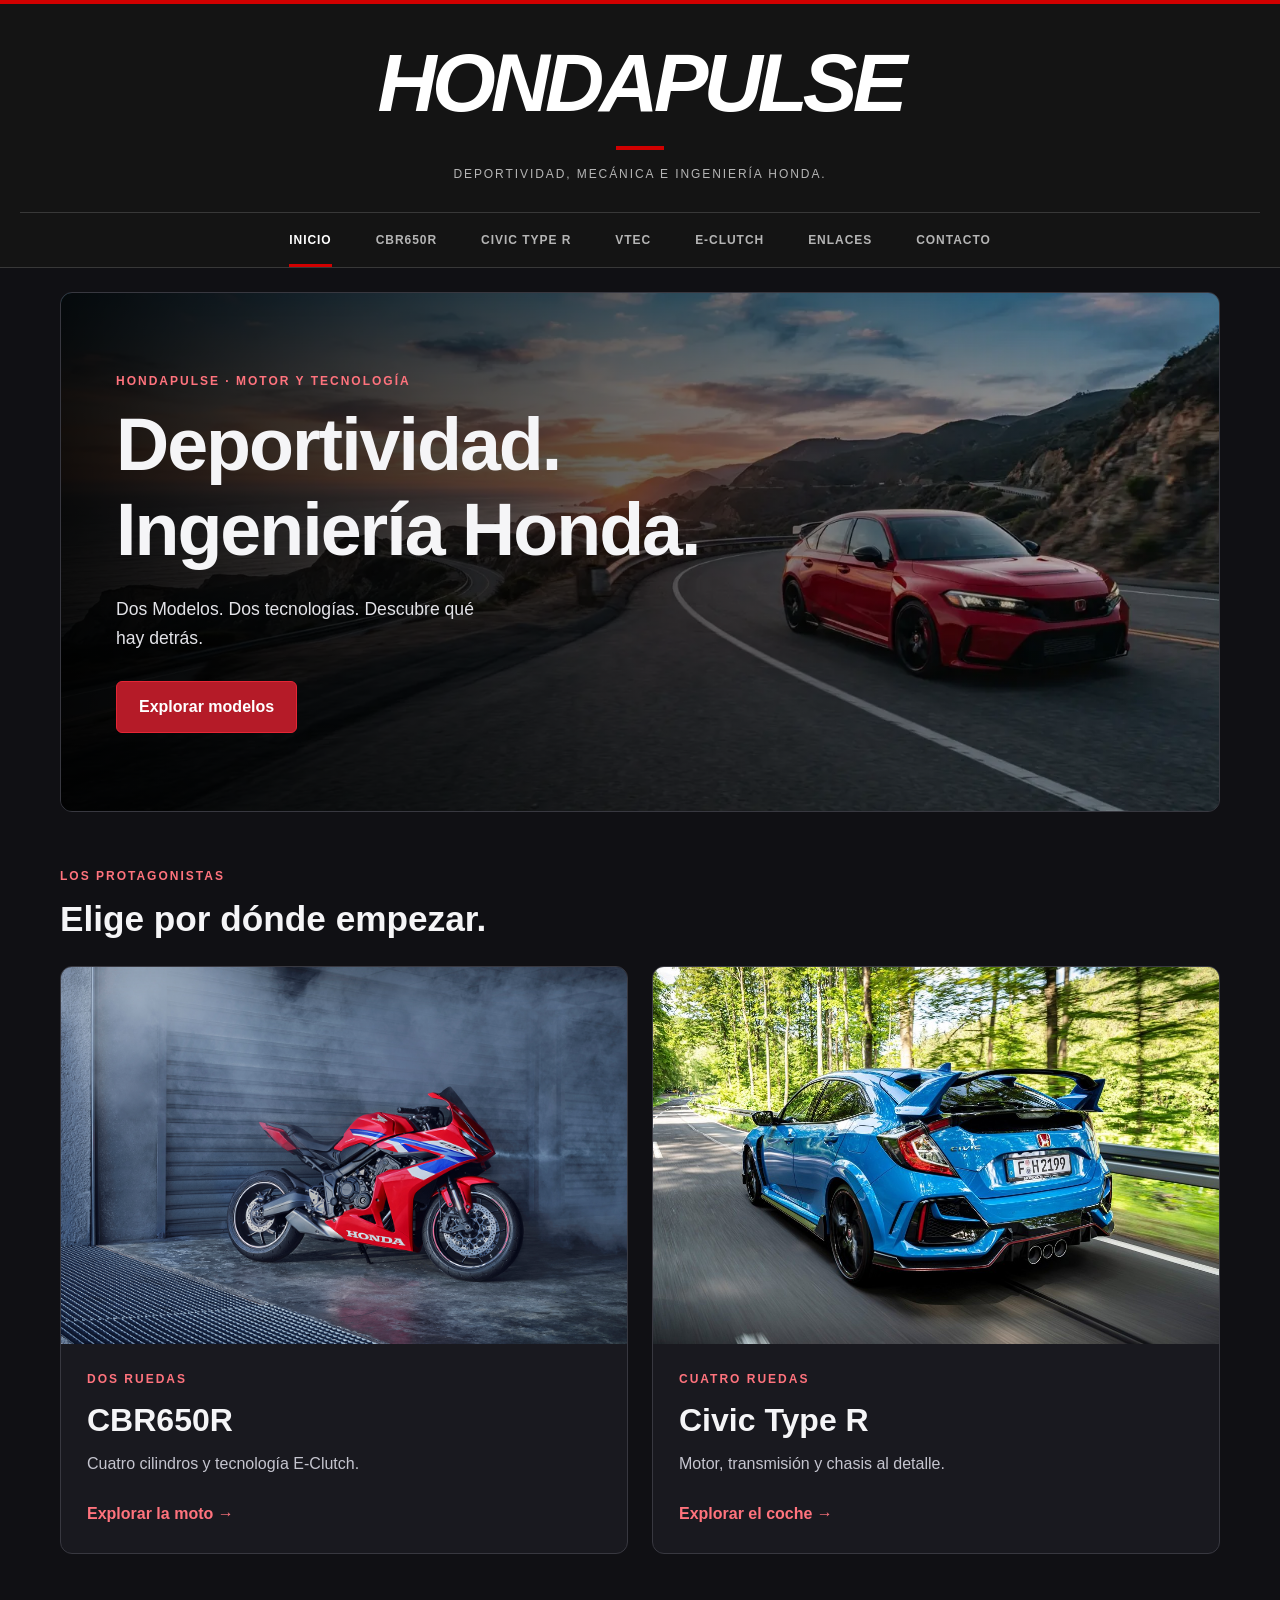
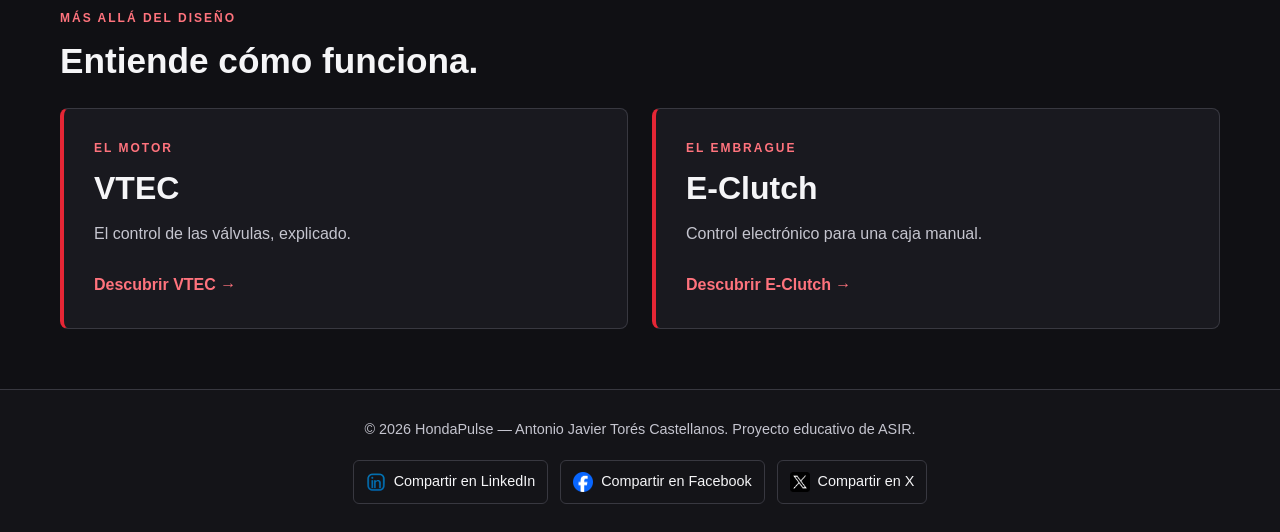
<file: index.html>
<!DOCTYPE html>
<html lang="es">

<head>
    <meta charset="UTF-8">
    <meta name="viewport" content="width=device-width, initial-scale=1.0">

    <title>HondaPulse | CBR650R, Civic Type R y tecnología Honda</title>

    <meta name="description"
          content="Descubre la Honda CBR650R, el Civic Type R y las tecnologías VTEC y E-Clutch. Un proyecto sobre mecánica, ingeniería y deportividad Honda.">

    <meta name="keywords"
          content="Honda, CBR650R, Civic Type R, VTEC, E-Clutch, mecánica Honda, tecnología Honda">

    <meta name="author" content="Antonio Javier Torés Castellanos">
    <meta name="robots" content="index, follow">
    <meta name="theme-color" content="#141414">

    <link rel="canonical" href="https://antoniojtc.github.io/">

    <link rel="icon"
          href="Favicon/favicon.ico">

    <link rel="icon"
          type="image/png"
          sizes="32x32"
          href="Favicon/favicon-32x32.png">

    <link rel="icon"
          type="image/png"
          sizes="16x16"
          href="Favicon/favicon-16x16.png">

    <link rel="apple-touch-icon"
          sizes="180x180"
          href="Favicon/apple-touch-icon.png">

    <!-- Información para compartir la portada -->
    <meta property="og:type" content="website">
    <meta property="og:locale" content="es_ES">
    <meta property="og:description"
          content="Explora la CBR650R, el Civic Type R y el funcionamiento de VTEC y E-Clutch.">

    <meta property="og:image"
          content="https://antoniojtc.github.io/imagenes/post-honda.webp">
    <meta property="og:url"
          content="https://antoniojtc.github.io/">

    <meta name="twitter:card" content="summary_large_image">

    <meta name="twitter:title"
          content="HondaPulse | Deportividad e ingeniería Honda">

    <meta name="twitter:description"
          content="Explora la CBR650R, el Civic Type R y las tecnologías VTEC y E-Clutch.">

    <meta name="twitter:image"
          content="https://antoniojtc.github.io/imagenes/post-honda.webp">

    <link rel="stylesheet" href="estilo.css">
</head>

<body>

    <header class="cabecera">
        <h1>HondaPulse</h1>

        <p>Deportividad, mecánica e ingeniería Honda.</p>

        <nav aria-label="Navegación principal">
            <ul class="menu">
                <li>
                    <a href="index.html" aria-current="page">Inicio</a>
                </li>

                <li>
                    <a href="Modelos/CBR650R.html">CBR650R</a>
                </li>

                <li>
                    <a href="Modelos/civic-type-r.html">Civic Type R</a>
                </li>

                <li>
                    <a href="tecnologias/VTEC.html">VTEC</a>
                </li>

                <li>
                    <a href="tecnologias/E-CLUTCH.html">E-Clutch</a>
                </li>

                <li>
                    <a href="enlaces.html">Enlaces</a>
                </li>

                <li>
                    <a href="contacto.html">Contacto</a>
                </li>
            </ul>
        </nav>
    </header>

    <main class="portada">

        <!-- Imagen protagonista -->
        <section class="hero">
            <img
                src="imagenes/civic1º.webp"
                alt=""
                width="1600"
                height="900">

            <div class="hero-contenido">
                <p class="etiqueta">HONDAPULSE · MOTOR Y TECNOLOGÍA</p>

                <h2>Deportividad.<br>Ingeniería Honda.</h2>

                <p>
                    Dos Modelos. Dos tecnologías.
                    Descubre qué hay detrás.
                </p>

                <a class="boton" href="#modelos">Explorar modelos</a>
            </div>
        </section>

        <!-- Acceso a los modelos -->
        <section id="modelos" class="escaparate">
            <p class="etiqueta">LOS PROTAGONISTAS</p>
            <h2>Elige por dónde empezar.</h2>

            <div class="rejilla-modelos">

                <article class="modelo">
                    <a href="Modelos/CBR650R.html">
                        <img
                            src="imagenes/honda-cbr650r-gallery2-1728x972-desktop1.jpg"
                            alt="Honda CBR650R"
                            width="900"
                            height="600"
                            loading="lazy">

                        <div class="modelo-contenido">
                            <p class="etiqueta">DOS RUEDAS</p>
                            <h3>CBR650R</h3>
                            <p>Cuatro cilindros y tecnología E-Clutch.</p>
                            <span class="modelo-acceso">Explorar la moto →</span>
                        </div>
                    </a>
                </article>

                <article class="modelo">
                    <a href="Modelos/civic-type-r.html">
                        <img
                            src="imagenes/honda-civic-type-r-2020-1.jpg"
                            alt="Honda Civic Type R"
                            width="900"
                            height="600"
                            loading="lazy">

                        <div class="modelo-contenido">
                            <p class="etiqueta">CUATRO RUEDAS</p>
                            <h3>Civic Type R</h3>
                            <p>Motor, transmisión y chasis al detalle.</p>
                            <span class="modelo-acceso">Explorar el coche →</span>
                        </div>
                    </a>
                </article>

            </div>
        </section>

        <!-- Acceso a las tecnologías -->
        <section id="tecnologias" class="escaparate tecnologia-portada">
            <p class="etiqueta">MÁS ALLÁ DEL DISEÑO</p>
            <h2>Entiende cómo funciona.</h2>

            <div class="rejilla-tecnologias">
                <a class="tecnologia-enlace" href="tecnologias/VTEC.html">
                    <span class="etiqueta">EL MOTOR</span>
                    <h3>VTEC</h3>
                    <p>El control de las válvulas, explicado.</p>
                    <span class="modelo-acceso">Descubrir VTEC →</span>
                </a>

                <a class="tecnologia-enlace" href="tecnologias/E-CLUTCH.html">
                    <span class="etiqueta">EL EMBRAGUE</span>
                    <h3>E-Clutch</h3>
                    <p>Control electrónico para una caja manual.</p>
                    <span class="modelo-acceso">Descubrir E-Clutch →</span>
                </a>
            </div>
        </section>

    </main>

    <footer>
        <p>
            &copy; 2026 HondaPulse — Antonio Javier Torés Castellanos.
            Proyecto educativo de ASIR.
        </p>

        <nav aria-label="Compartir HondaPulse">
            <ul class="redes">
                <li>
                    <a href="https://www.linkedin.com/sharing/share-offsite/?url=https%3A%2F%2Fantoniojtc.github.io%2F">
                        <img
                            src="imagenes/3d-linkedin-logo-icon-isolated-on-transparent-background-free-png.webp"
                            width="20"
                            height="20"
                            alt="">
                        Compartir en LinkedIn
                    </a>
                </li>

                <li>
                    <a href="https://www.facebook.com/sharer/sharer.php?u=https%3A%2F%2Fantoniojtc.github.io%2F">
                        <img
                            src="imagenes/2023_Facebook_icon.svg.webp"
                            width="20"
                            height="20"
                            alt="">
                        Compartir en Facebook
                    </a>
                </li>

                <li>
                    <a href="https://x.com/intent/post?url=https%3A%2F%2Fantoniojtc.github.io%2F">
                        <img
                            src="imagenes/1725374683twitter-x-logo.png"
                            width="20"
                            height="20"
                            alt="">
                        Compartir en X
                    </a>
                </li>
            </ul>
        </nav>
    </footer>

</body>
</html>
</file>
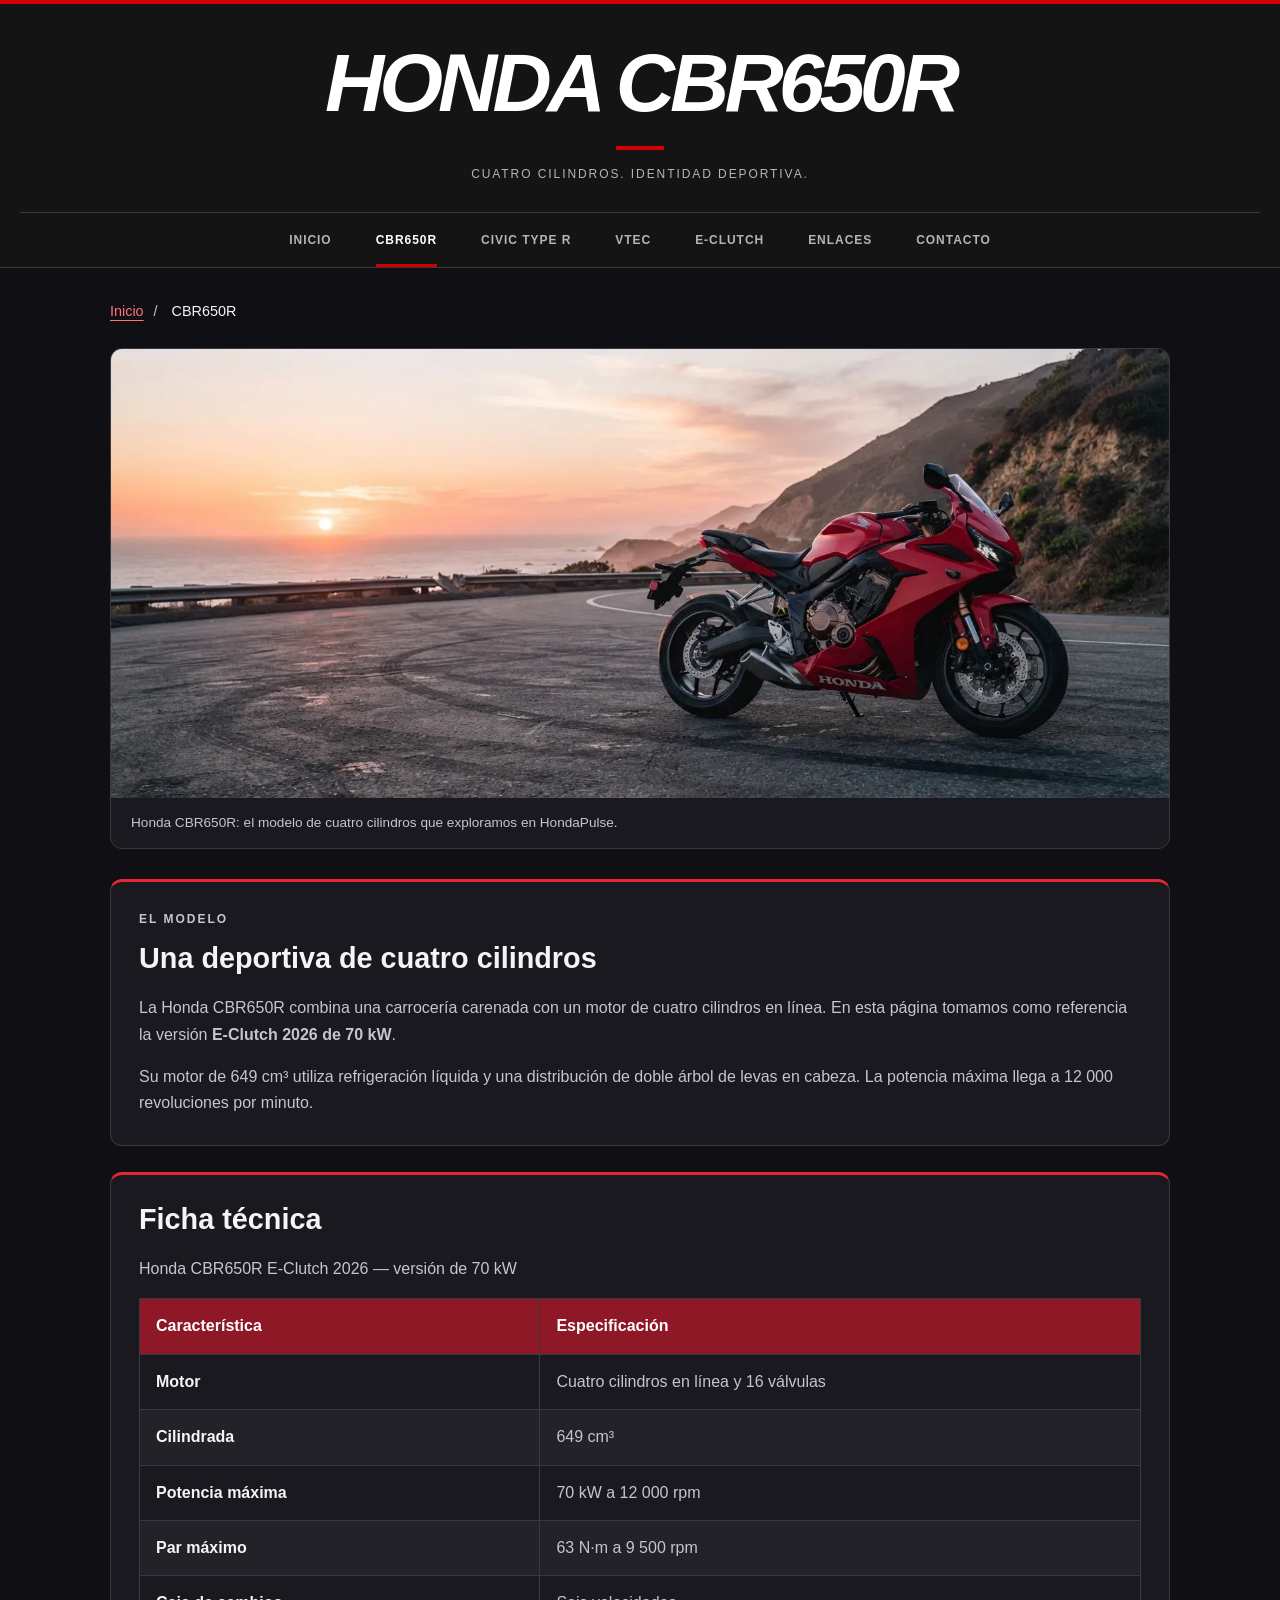
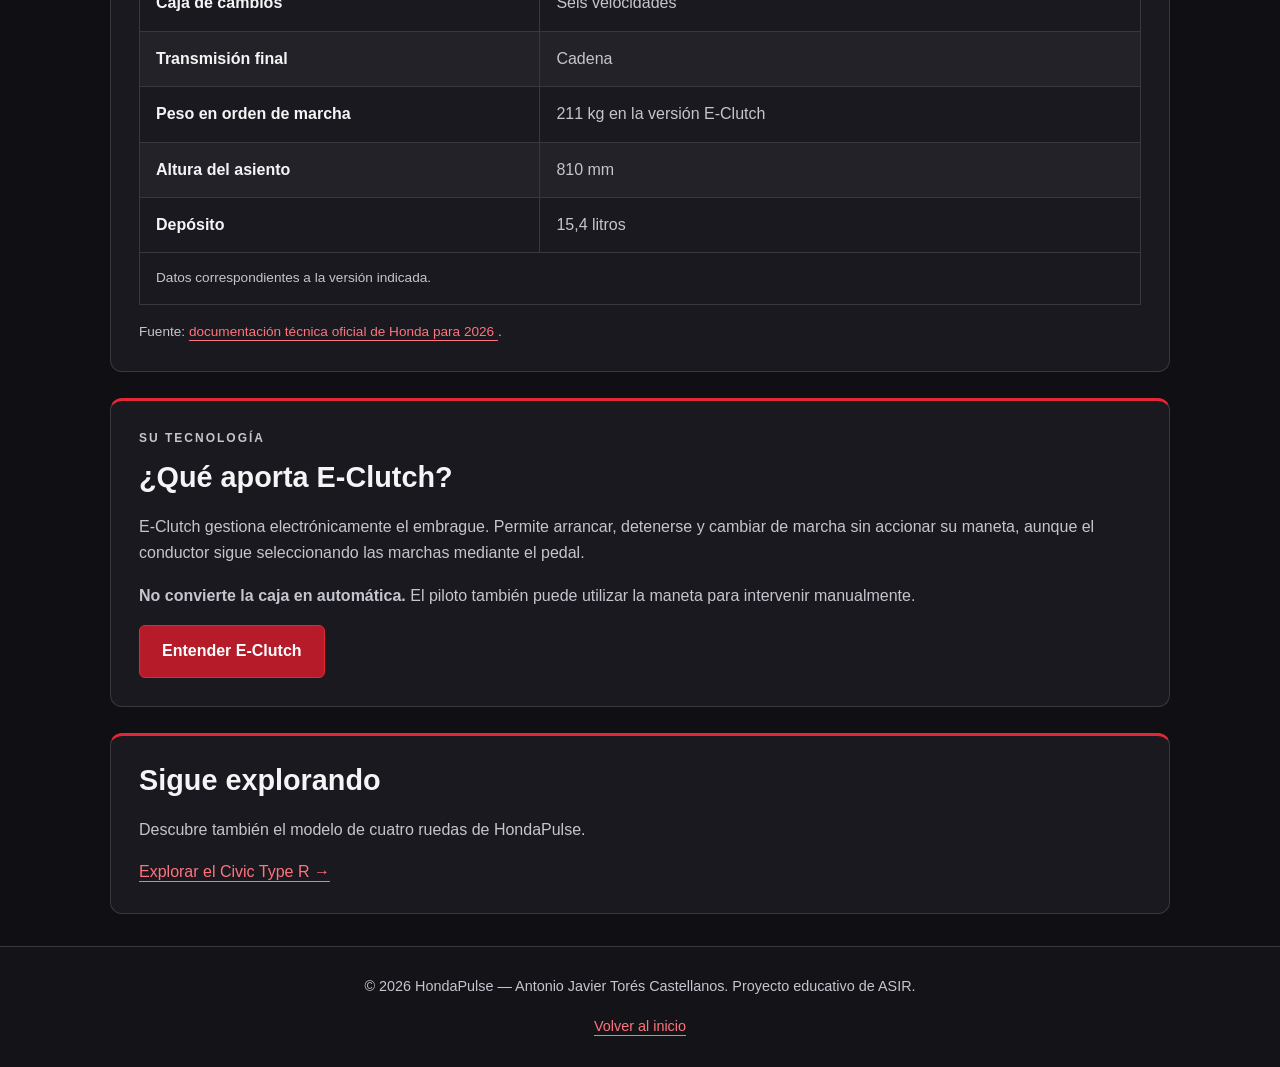
<file: CBR650R.html>
<!DOCTYPE html>
<html lang="es">

<head>
    <meta charset="UTF-8">
    <meta name="viewport" content="width=device-width, initial-scale=1.0">

    <title>Honda CBR650R E-Clutch: ficha y tecnología | HondaPulse</title>

    <meta name="description"
          content="Descubre la Honda CBR650R E-Clutch 2026: motor de cuatro cilindros, características, ficha técnica y funcionamiento del embrague electrónico.">

    <meta name="author" content="Antonio Javier Torés Castellanos">
    <meta name="robots" content="index, follow">

    <link rel="canonical"
          href="https://antoniojtc.github.io/modelos/cbr650r.html">

    <link rel="icon" href="../Favicon/favicon.ico">

    <link rel="apple-touch-icon"
          href="../Favicon/apple-touch-icon.png">

    <link rel="stylesheet" href="../estilo.css">
</head>

<body>

    <header class="cabecera">
        <h1>Honda CBR650R</h1>
        <p>Cuatro cilindros. Identidad deportiva.</p>

        <nav aria-label="Navegación principal">
            <ul class="menu">
                <li>
                    <a href="../index.html">Inicio</a>
                </li>

                <li>
                    <a href="cbr650r.html" aria-current="page">CBR650R</a>
                </li>

                <li>
                    <a href="civic-type-r.html">Civic Type R</a>
                </li>

                <li>
                    <a href="../tecnologias/vtec.html">VTEC</a>
                </li>

                <li>
                    <a href="../tecnologias/e-clutch.html">E-Clutch</a>
                </li>

                <li>
                    <a href="../enlaces.html">Enlaces</a>
                </li>

                <li>
                    <a href="../contacto.html">Contacto</a>
                </li>
            </ul>
        </nav>
    </header>

    <main>

        <!-- Posición de la página dentro del sitio -->
        <nav class="migas" aria-label="Migas de pan">
            <ol>
                <li>
                    <a href="../index.html">Inicio</a>
                </li>

                <li>
                    <span aria-current="page">CBR650R</span>
                </li>
            </ol>
        </nav>

        <!-- Puedes reutilizar la fotografía de la portada -->
        <figure class="foto-modelo">
            <img
                src="../imagenes/cbr650r.webp"
                alt="Honda CBR650R roja vista en tres cuartos"
                width="900"
                height="600">

            <figcaption>
                Honda CBR650R: el modelo de cuatro cilindros
                que exploramos en HondaPulse.
            </figcaption>
        </figure>

        <section class="tarjeta">
            <p class="etiqueta">EL MODELO</p>

            <h2>Una deportiva de cuatro cilindros</h2>

            <p>
                La Honda CBR650R combina una carrocería carenada
                con un motor de cuatro cilindros en línea.
                En esta página tomamos como referencia la versión
                <strong>E-Clutch 2026 de 70 kW</strong>.
            </p>

            <p>
                Su motor de 649 cm³ utiliza refrigeración líquida
                y una distribución de doble árbol de levas en cabeza.
                La potencia máxima llega a 12 000 revoluciones
                por minuto.
            </p>
        </section>

        <section class="tarjeta">
            <h2>Ficha técnica</h2>

            <div class="tabla-contenedor">
                <table class="tabla-datos">
                    <caption>
                        Honda CBR650R E-Clutch 2026 — versión de 70 kW
                    </caption>

                    <thead>
                        <tr>
                            <th scope="col">Característica</th>
                            <th scope="col">Especificación</th>
                        </tr>
                    </thead>

                    <tbody>
                        <tr>
                            <th scope="row">Motor</th>
                            <td>Cuatro cilindros en línea y 16 válvulas</td>
                        </tr>

                        <tr>
                            <th scope="row">Cilindrada</th>
                            <td>649 cm³</td>
                        </tr>

                        <tr>
                            <th scope="row">Potencia máxima</th>
                            <td>70 kW a 12 000 rpm</td>
                        </tr>

                        <tr>
                            <th scope="row">Par máximo</th>
                            <td>63 N·m a 9 500 rpm</td>
                        </tr>

                        <tr>
                            <th scope="row">Caja de cambios</th>
                            <td>Seis velocidades</td>
                        </tr>

                        <tr>
                            <th scope="row">Transmisión final</th>
                            <td>Cadena</td>
                        </tr>

                        <tr>
                            <th scope="row">Peso en orden de marcha</th>
                            <td>211 kg en la versión E-Clutch</td>
                        </tr>

                        <tr>
                            <th scope="row">Altura del asiento</th>
                            <td>810 mm</td>
                        </tr>

                        <tr>
                            <th scope="row">Depósito</th>
                            <td>15,4 litros</td>
                        </tr>
                    </tbody>

                    <tfoot>
                        <tr>
                            <td colspan="2">
                                Datos correspondientes a la versión indicada.
                            </td>
                        </tr>
                    </tfoot>
                </table>
            </div>

            <p class="fuente">
                Fuente:
                <a href="https://hondanews.eu/es/es/motorcycles/media/pressreleases/552370/honda-cbr650r-2026">
                    documentación técnica oficial de Honda para 2026
                </a>.
            </p>
        </section>

        <section class="tarjeta">
            <p class="etiqueta">SU TECNOLOGÍA</p>

            <h2>¿Qué aporta E-Clutch?</h2>

            <p>
                E-Clutch gestiona electrónicamente el embrague.
                Permite arrancar, detenerse y cambiar de marcha
                sin accionar su maneta, aunque el conductor
                sigue seleccionando las marchas mediante el pedal.
            </p>

            <p>
                <strong>No convierte la caja en automática.</strong>
                El piloto también puede utilizar la maneta
                para intervenir manualmente.
            </p>

            <a class="boton" href="../tecnologias/e-clutch.html">
                Entender E-Clutch
            </a>
        </section>

        <aside class="tarjeta">
            <h2>Sigue explorando</h2>

            <p>
                Descubre también el modelo de cuatro ruedas
                de HondaPulse.
            </p>

            <a href="civic-type-r.html">Explorar el Civic Type R →</a>
        </aside>

    </main>

    <footer>
        <p>
            &copy; 2026 HondaPulse — Antonio Javier Torés Castellanos.
            Proyecto educativo de ASIR.
        </p>

        <p>
            <a href="../index.html">Volver al inicio</a>
        </p>
    </footer>

</body>
</html>
</file>
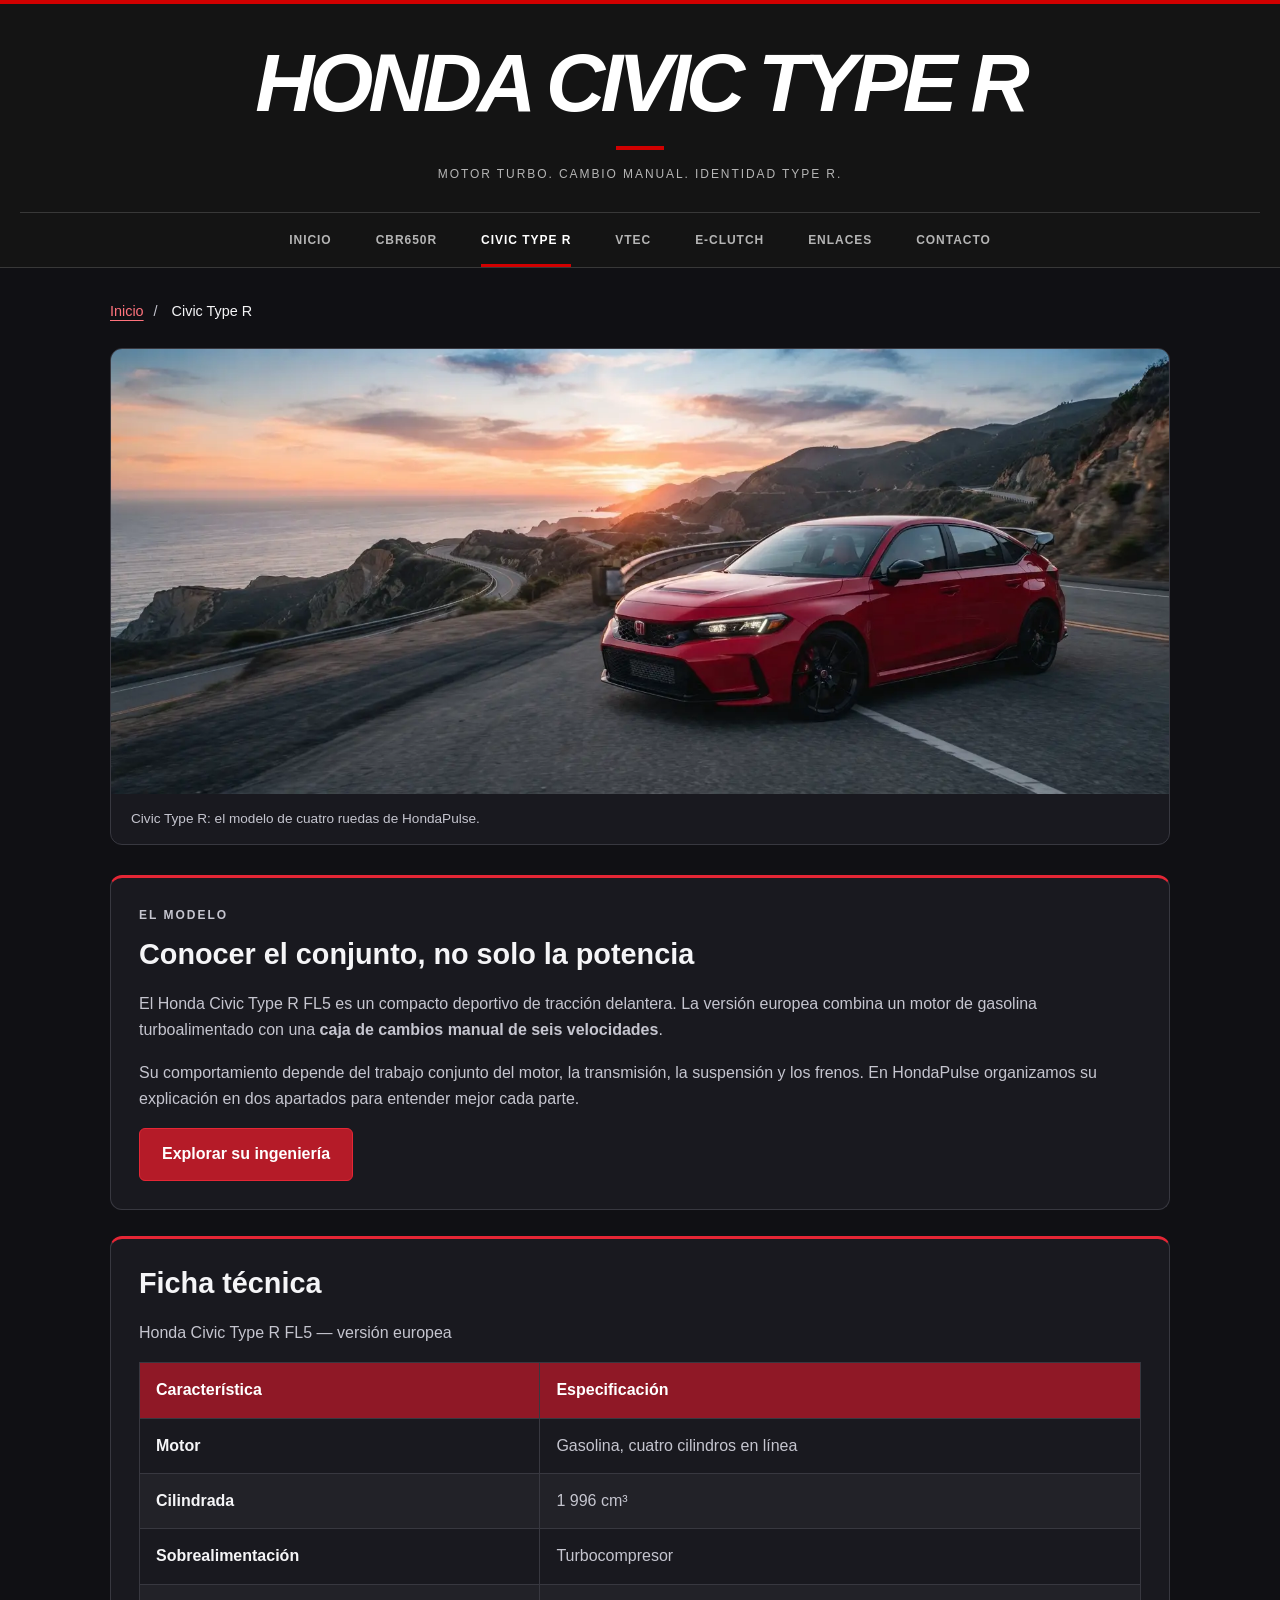
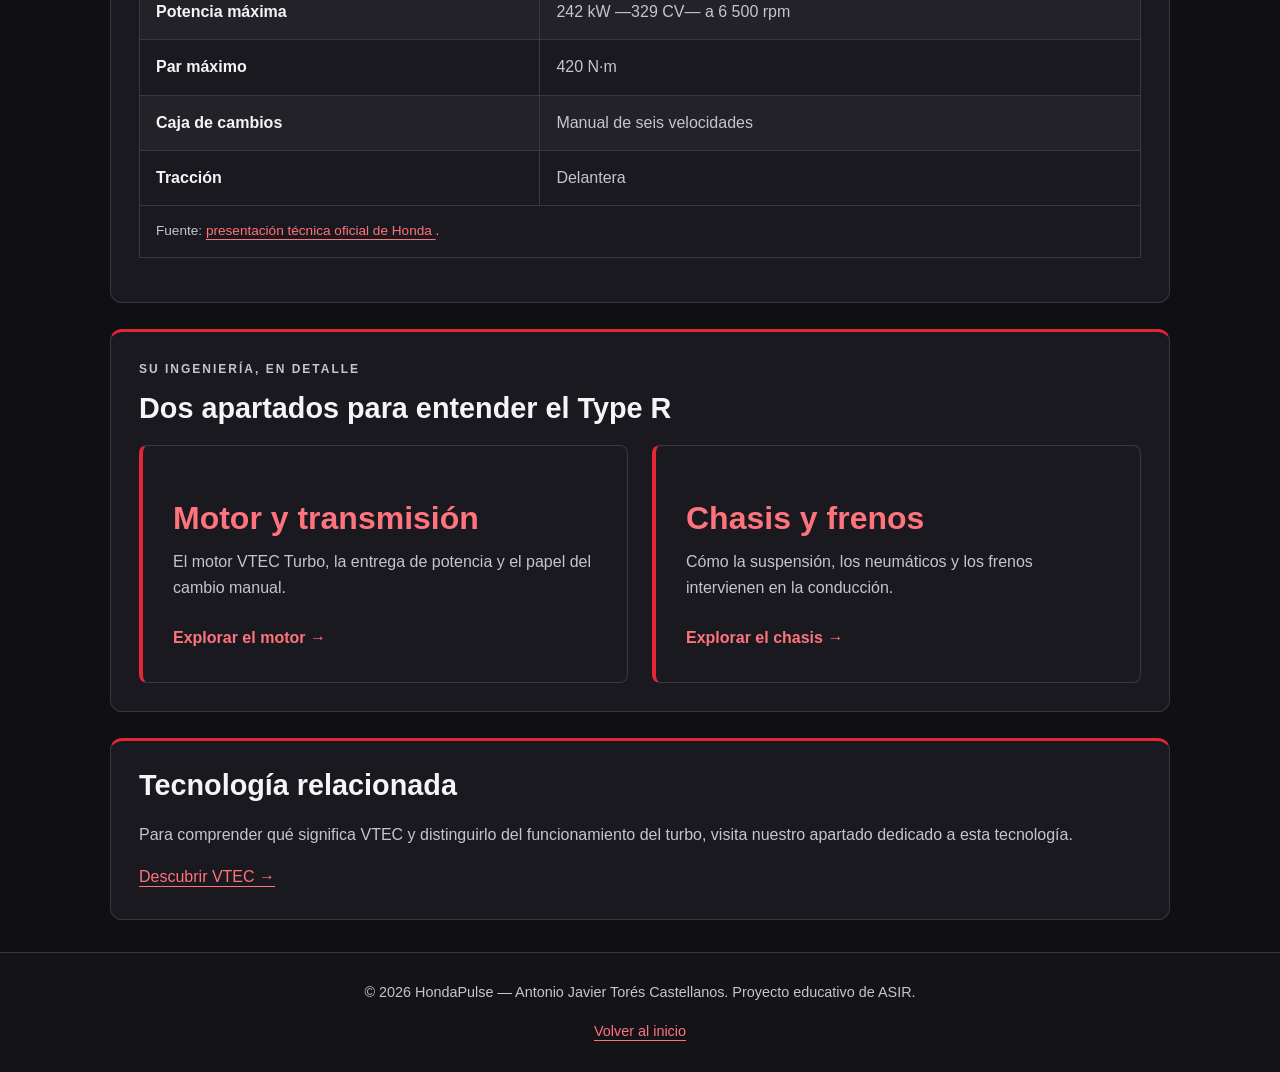
<file: civic-type-r.html>
<!DOCTYPE html>
<html lang="es">

<head>
    <meta charset="UTF-8">
    <meta name="viewport" content="width=device-width, initial-scale=1.0">

    <title>Honda Civic Type R: ficha e ingeniería | HondaPulse</title>

    <meta name="description"
          content="Explora el Honda Civic Type R FL5 europeo: ficha técnica, motor VTEC Turbo, cambio manual y apartados sobre su motor y chasis.">

    <meta name="author" content="Antonio Javier Torés Castellanos">
    <meta name="robots" content="index, follow">

    <link rel="canonical"
          href="https://antoniojtc.github.io/modelos/civic-type-r.html">

    <link rel="icon" href="../Favicon/favicon.ico">

    <link rel="apple-touch-icon"
          href="../Favicon/apple-touch-icon.png">

    <link rel="stylesheet" href="../estilo.css">
</head>

<body>

    <header class="cabecera">
        <h1>Honda Civic Type R</h1>
        <p>Motor turbo. Cambio manual. Identidad Type R.</p>

        <nav aria-label="Navegación principal">
            <ul class="menu">
                <li>
                    <a href="../index.html">Inicio</a>
                </li>

                <li>
                    <a href="cbr650r.html">CBR650R</a>
                </li>

                <li>
                    <a href="civic-type-r.html" aria-current="page">
                        Civic Type R
                    </a>
                </li>

                <li>
                    <a href="../tecnologias/vtec.html">VTEC</a>
                </li>

                <li>
                    <a href="../tecnologias/e-clutch.html">E-Clutch</a>
                </li>

                <li>
                    <a href="../enlaces.html">Enlaces</a>
                </li>

                <li>
                    <a href="../contacto.html">Contacto</a>
                </li>
            </ul>
        </nav>
    </header>

    <main>

        <nav class="migas" aria-label="Migas de pan">
            <ol>
                <li>
                    <a href="../index.html">Inicio</a>
                </li>

                <li>
                    <span aria-current="page">Civic Type R</span>
                </li>
            </ol>
        </nav>

        <figure class="foto-modelo">
            <img
                src="../imagenes/honda3ºtrescuartos.webp"
                alt="Honda Civic Type R"
                width="900"
                height="600">

            <figcaption>
                Civic Type R: el modelo de cuatro ruedas de HondaPulse.
            </figcaption>
        </figure>

        <section class="tarjeta">
            <p class="etiqueta">EL MODELO</p>

            <h2>Conocer el conjunto, no solo la potencia</h2>

            <p>
                El Honda Civic Type R FL5 es un compacto deportivo
                de tracción delantera. La versión europea combina
                un motor de gasolina turboalimentado con una
                <strong>caja de cambios manual de seis velocidades</strong>.
            </p>

            <p>
                Su comportamiento depende del trabajo conjunto
                del motor, la transmisión, la suspensión y los frenos.
                En HondaPulse organizamos su explicación en dos
                apartados para entender mejor cada parte.
            </p>

            <a class="boton" href="#en-detalle">
                Explorar su ingeniería
            </a>
        </section>

        <section class="tarjeta">
            <h2>Ficha técnica</h2>

            <div class="tabla-contenedor">
                <table class="tabla-datos">
                    <caption>
                        Honda Civic Type R FL5 — versión europea
                    </caption>

                    <thead>
                        <tr>
                            <th scope="col">Característica</th>
                            <th scope="col">Especificación</th>
                        </tr>
                    </thead>

                    <tbody>
                        <tr>
                            <th scope="row">Motor</th>
                            <td>Gasolina, cuatro cilindros en línea</td>
                        </tr>

                        <tr>
                            <th scope="row">Cilindrada</th>
                            <td>1 996 cm³</td>
                        </tr>

                        <tr>
                            <th scope="row">Sobrealimentación</th>
                            <td>Turbocompresor</td>
                        </tr>

                        <tr>
                            <th scope="row">Potencia máxima</th>
                            <td>242 kW —329 CV— a 6 500 rpm</td>
                        </tr>

                        <tr>
                            <th scope="row">Par máximo</th>
                            <td>420 N·m</td>
                        </tr>

                        <tr>
                            <th scope="row">Caja de cambios</th>
                            <td>Manual de seis velocidades</td>
                        </tr>

                        <tr>
                            <th scope="row">Tracción</th>
                            <td>Delantera</td>
                        </tr>
                    </tbody>

                    <tfoot>
                        <tr>
                            <td colspan="2">
                                Fuente:
                                <a href="https://hondanews.eu/es/es/cars/media/pressreleases/430226/honda-civic-type-r-2022">
                                    presentación técnica oficial de Honda
                                </a>.
                            </td>
                        </tr>
                    </tfoot>
                </table>
            </div>
        </section>

        <!-- Página principal del silo: acceso a sus dos desarrollos -->
        <section id="en-detalle" class="tarjeta">
            <p class="etiqueta">SU INGENIERÍA, EN DETALLE</p>

            <h2>Dos apartados para entender el Type R</h2>

            <div class="rejilla-tecnologias">

                <a class="tecnologia-enlace"
                   href="civic-type-r/motor.html">

                    <h3>Motor y transmisión</h3>

                    <p>
                        El motor VTEC Turbo, la entrega de potencia
                        y el papel del cambio manual.
                    </p>

                    <span class="modelo-acceso">
                        Explorar el motor →
                    </span>
                </a>

                <a class="tecnologia-enlace"
                   href="civic-type-r/chasis.html">

                    <h3>Chasis y frenos</h3>

                    <p>
                        Cómo la suspensión, los neumáticos
                        y los frenos intervienen en la conducción.
                    </p>

                    <span class="modelo-acceso">
                        Explorar el chasis →
                    </span>
                </a>

            </div>
        </section>

        <aside class="tarjeta">
            <h2>Tecnología relacionada</h2>

            <p>
                Para comprender qué significa VTEC y distinguirlo
                del funcionamiento del turbo, visita nuestro apartado
                dedicado a esta tecnología.
            </p>

            <a href="../tecnologias/vtec.html">
                Descubrir VTEC →
            </a>
        </aside>

    </main>

    <footer>
        <p>
            &copy; 2026 HondaPulse — Antonio Javier Torés Castellanos.
            Proyecto educativo de ASIR.
        </p>

        <p>
            <a href="../index.html">Volver al inicio</a>
        </p>
    </footer>

</body>
</html>
</file>
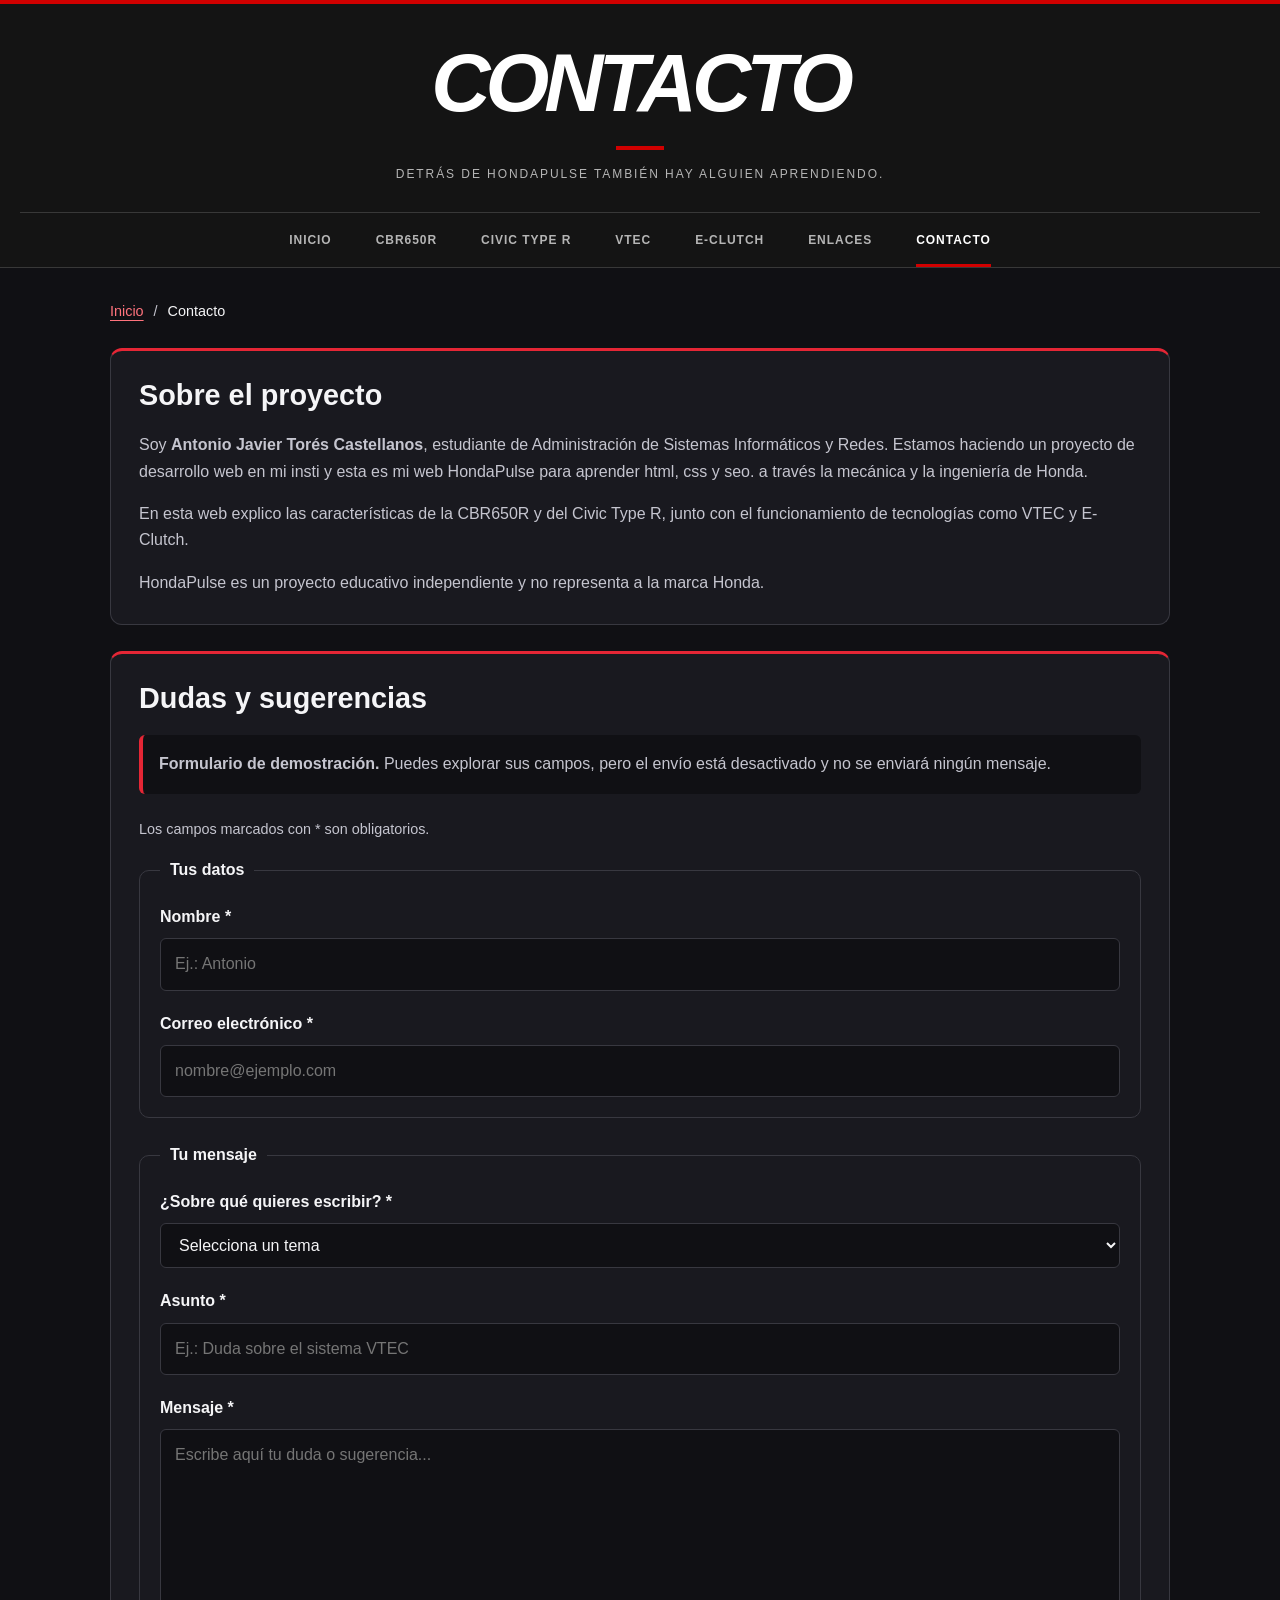
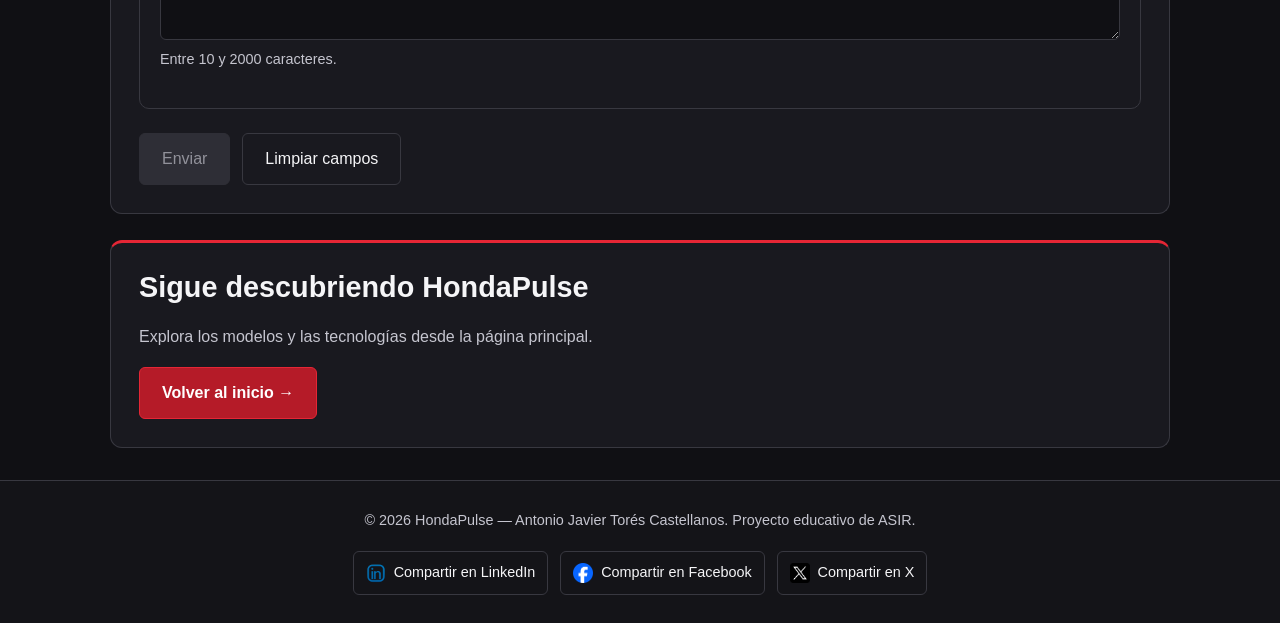
<file: contacto.html>
<!DOCTYPE html>
<html lang="es">

<head>
    <meta charset="UTF-8">
    <meta name="viewport" content="width=device-width, initial-scale=1.0">

    <title>Contacto y sugerencias | HondaPulse</title>

    <meta name="description"
          content="Conoce al autor de HondaPulse y consulta el formulario de demostración para dudas y sugerencias sobre el proyecto.">

    <meta name="author" content="Antonio Javier Torés Castellanos">
    <meta name="robots" content="index, follow">
    <meta name="theme-color" content="#141414">

    <link rel="canonical"
          href="https://antoniojtc.github.io/contacto.html">

    <!-- Iconos del sitio -->
    <link rel="icon" href="Favicon/favicon.ico">

    <link rel="icon"
          type="image/png"
          sizes="32x32"
          href="Favicon/favicon-32x32.png">

    <link rel="icon"
          type="image/png"
          sizes="16x16"
          href="Favicon/favicon-16x16.png">

    <link rel="apple-touch-icon"
          sizes="180x180"
          href="Favicon/apple-touch-icon.png">

    <!-- Información para compartir -->
    <meta property="og:type" content="website">
    <meta property="og:title"
          content="Contacto y sugerencias | HondaPulse">

    <meta property="og:description"
          content="Conoce al autor y el proyecto educativo HondaPulse.">

    <meta property="og:url"
          content="https://antoniojtc.github.io/contacto.html">

    <meta property="og:image"
          content="https://antoniojtc.github.io/imagenes/post-honda.webp">

    <meta property="og:image:alt"
          content="Imagen de presentación del proyecto HondaPulse">

    <meta name="twitter:card" content="summary_large_image">

    <meta name="twitter:title"
          content="Contacto y sugerencias | HondaPulse">

    <meta name="twitter:description"
          content="Conoce al autor y el proyecto educativo HondaPulse.">

    <meta name="twitter:image"
          content="https://antoniojtc.github.io/imagenes/post-honda.webp">

    <link rel="stylesheet" href="estilo.css">
</head>

<body>

    <header class="cabecera">
        <h1>Contacto</h1>

        <p>Detrás de HondaPulse también hay alguien aprendiendo.</p>

        <nav aria-label="Navegación principal">
            <ul class="menu">
                <li>
                    <a href="index.html">Inicio</a>
                </li>

                <li>
                    <a href="Modelos/cbr650r.html">CBR650R</a>
                </li>

                <li>
                    <a href="Modelos/civic-type-r.html">Civic Type R</a>
                </li>

                <li>
                    <a href="tecnologias/VTEC.html">VTEC</a>
                </li>

                <li>
                    <a href="tecnologias/E-CLUTCH.html">E-Clutch</a>
                </li>

                <li>
                    <a href="enlaces.html">Enlaces</a>
                </li>

                <li>
                    <a href="contacto.html" aria-current="page">Contacto</a>
                </li>
            </ul>
        </nav>
    </header>

    <main>
        <nav class="migas" aria-label="Migas de pan">
            <ol>
                <li>
                    <a href="index.html">Inicio</a>
                </li>

                <li aria-current="page">Contacto</li>
            </ol>
        </nav>
        <section class="tarjeta">
            <h2>Sobre el proyecto</h2>

            <p>
                Soy <strong>Antonio Javier Torés Castellanos</strong>,
                estudiante de Administración de Sistemas Informáticos
                y Redes. Estamos haciendo un proyecto de desarrollo web en mi insti y esta es mi web HondaPulse para aprender html, css y seo.
                a través la mecánica y la ingeniería de Honda.
            </p>

            <p>
                En esta web explico las características de la CBR650R
                y del Civic Type R, junto con el funcionamiento
                de tecnologías como VTEC y E-Clutch.
            </p>

            <p>
                HondaPulse es un proyecto educativo independiente
                y no representa a la marca Honda.
            </p>
        </section>

        <!-- Formulario de demostración -->
        <section class="tarjeta">
            <h2>Dudas y sugerencias</h2>

            <p id="aviso-formulario" class="aviso-formulario">
                <strong>Formulario de demostración.</strong>
                Puedes explorar sus campos, pero el envío está
                desactivado y no se enviará ningún mensaje.
            </p>

            <form
                class="formulario-contacto"
                action="#"
                method="post"
                aria-describedby="aviso-formulario">

                <p class="ayuda-formulario">
                    Los campos marcados con * son obligatorios.
                </p>

                <fieldset>
                    <legend>Tus datos</legend>

                    <div class="campo">
                        <label for="nombre">Nombre *</label>

                        <input
                            type="text"
                            id="nombre"
                            name="nombre"
                            placeholder="Ej.: Antonio"
                            autocomplete="given-name"
                            maxlength="60"
                            required>
                    </div>

                    <div class="campo">
                        <label for="correo">Correo electrónico *</label>

                        <input
                            type="email"
                            id="correo"
                            name="correo"
                            placeholder="nombre@ejemplo.com"
                            autocomplete="email"
                            maxlength="254"
                            required>
                    </div>
                </fieldset>

                <fieldset>
                    <legend>Tu mensaje</legend>

                    <div class="campo">
                        <label for="tema">¿Sobre qué quieres escribir? *</label>

                        <select id="tema" name="tema" required>
                            <option value="">Selecciona un tema</option>
                            <option value="cbr650r">Honda CBR650R</option>
                            <option value="civic-type-r">Honda Civic Type R</option>
                            <option value="vtec">Tecnología VTEC</option>
                            <option value="e-clutch">Honda E-Clutch</option>
                            <option value="web">Sugerencia sobre la web</option>
                            <option value="otro">Otro tema</option>
                        </select>
                    </div>

                    <div class="campo">
                        <label for="asunto">Asunto *</label>

                        <input
                            type="text"
                            id="asunto"
                            name="asunto"
                            placeholder="Ej.: Duda sobre el sistema VTEC"
                            maxlength="100"
                            required>
                    </div>

                    <div class="campo">
                        <label for="mensaje">Mensaje *</label>

                        <textarea
                            id="mensaje"
                            name="mensaje"
                            placeholder="Escribe aquí tu duda o sugerencia..."
                            rows="7"
                            minlength="10"
                            maxlength="2000"
                            aria-describedby="ayuda-mensaje"
                            required></textarea>

                        <p id="ayuda-mensaje" class="ayuda-formulario">
                            Entre 10 y 2000 caracteres.
                        </p>
                    </div>
                </fieldset>

                <div class="acciones-formulario">
                    <button
                        class="boton"
                        type="submit"
                        disabled>
                        Enviar
                    </button>

                    <button
                        class="boton boton-secundario"
                        type="reset">
                        Limpiar campos
                    </button>
                </div>
            </form>
        </section>

        <section class="tarjeta">
            <h2>Sigue descubriendo HondaPulse</h2>

            <p>
                Explora los modelos y las tecnologías
                desde la página principal.
            </p>

            <a class="boton" href="index.html">
                Volver al inicio →
            </a>
        </section>

    </main>

    <footer>
        <p>
            &copy; 2026 HondaPulse — Antonio Javier Torés Castellanos.
            Proyecto educativo de ASIR.
        </p>

        <nav aria-label="Compartir HondaPulse">
            <ul class="redes">
                <li>
                    <a href="https://www.linkedin.com/sharing/share-offsite/?url=https%3A%2F%2Fantoniojtc.github.io%2F">
                        <img
                            src="imagenes/3d-linkedin-logo-icon-isolated-on-transparent-background-free-png.webp"
                            width="20"
                            height="20"
                            alt="">
                        Compartir en LinkedIn
                    </a>
                </li>

                <li>
                    <a href="https://www.facebook.com/sharer/sharer.php?u=https%3A%2F%2Fantoniojtc.github.io%2F">
                        <img
                            src="imagenes/2023_Facebook_icon.svg.webp"
                            width="20"
                            height="20"
                            alt="">
                        Compartir en Facebook
                    </a>
                </li>

                <li>
                    <a href="https://x.com/intent/post?url=https%3A%2F%2Fantoniojtc.github.io%2F">
                        <img
                            src="imagenes/1725374683twitter-x-logo.png"
                            width="20"
                            height="20"
                            alt="">
                        Compartir en X
                    </a>
                </li>
            </ul>
        </nav>
    </footer>

</body>
</html>
</file>
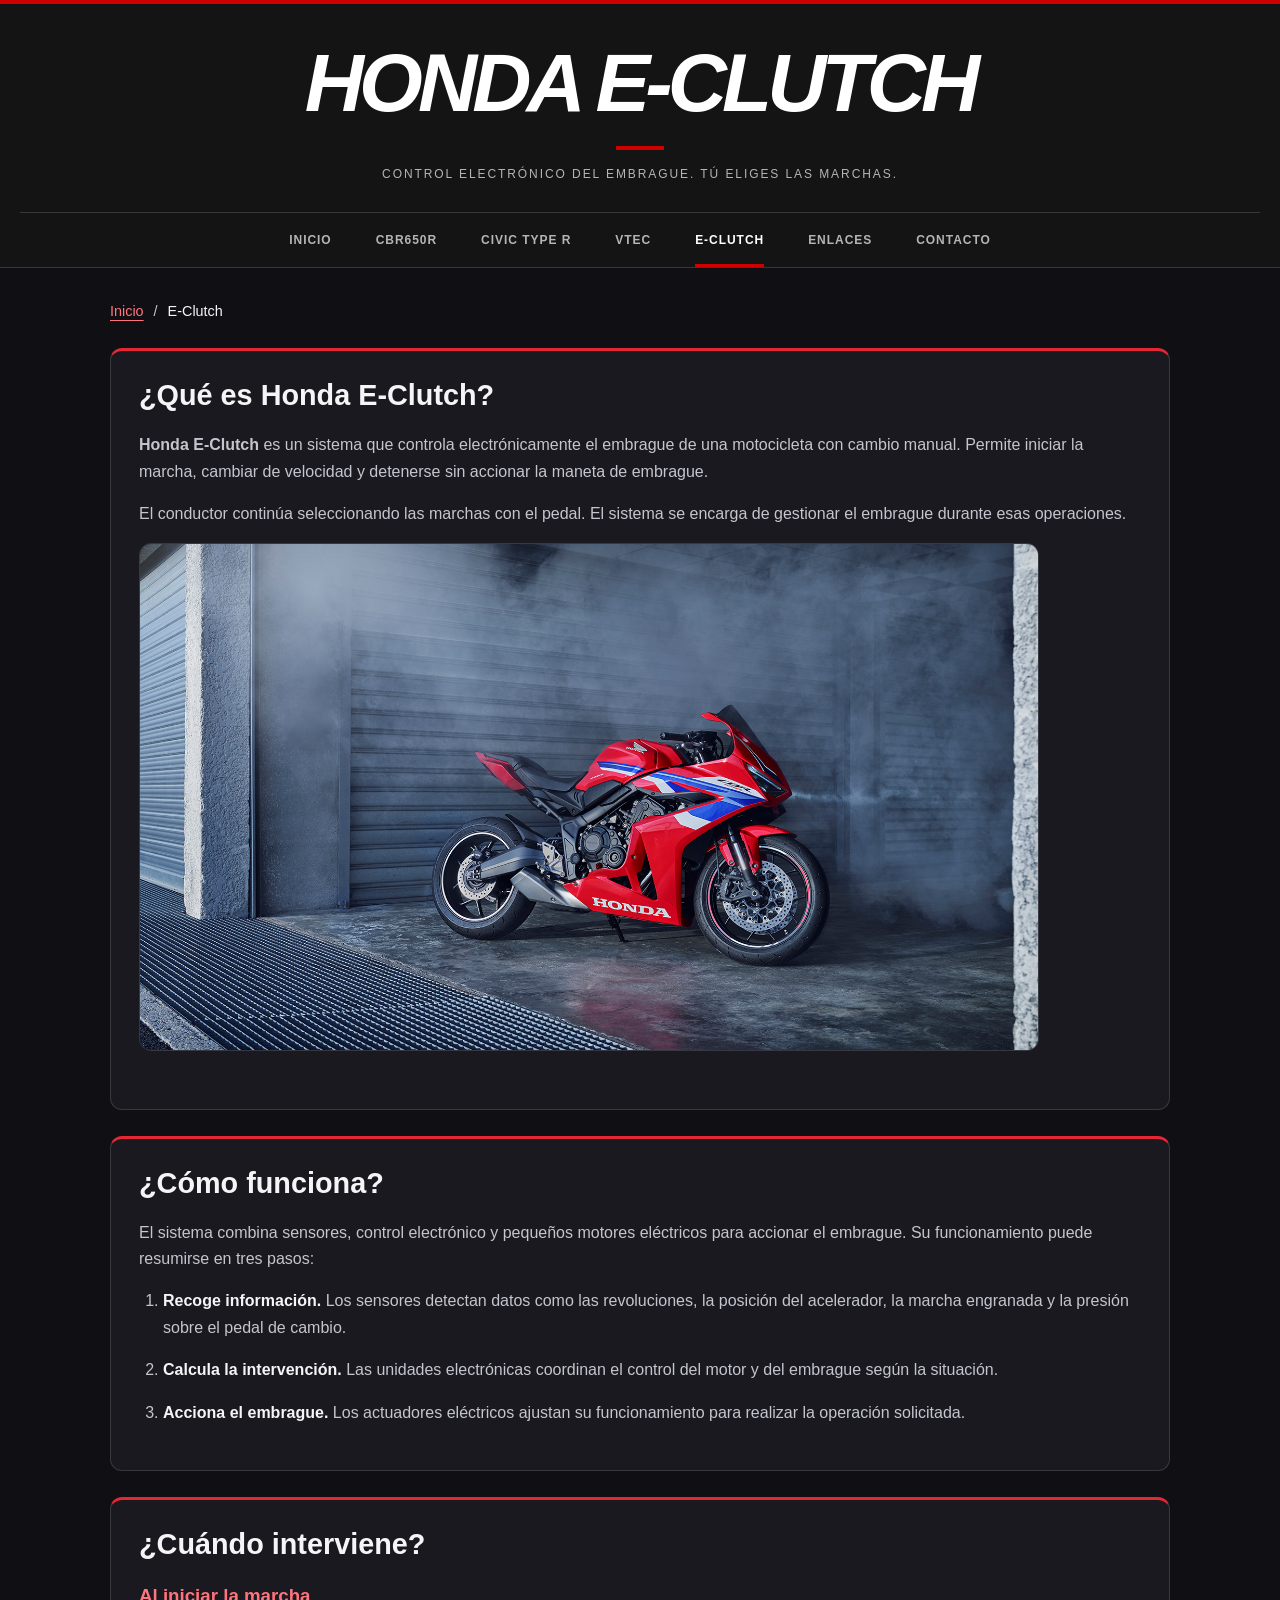
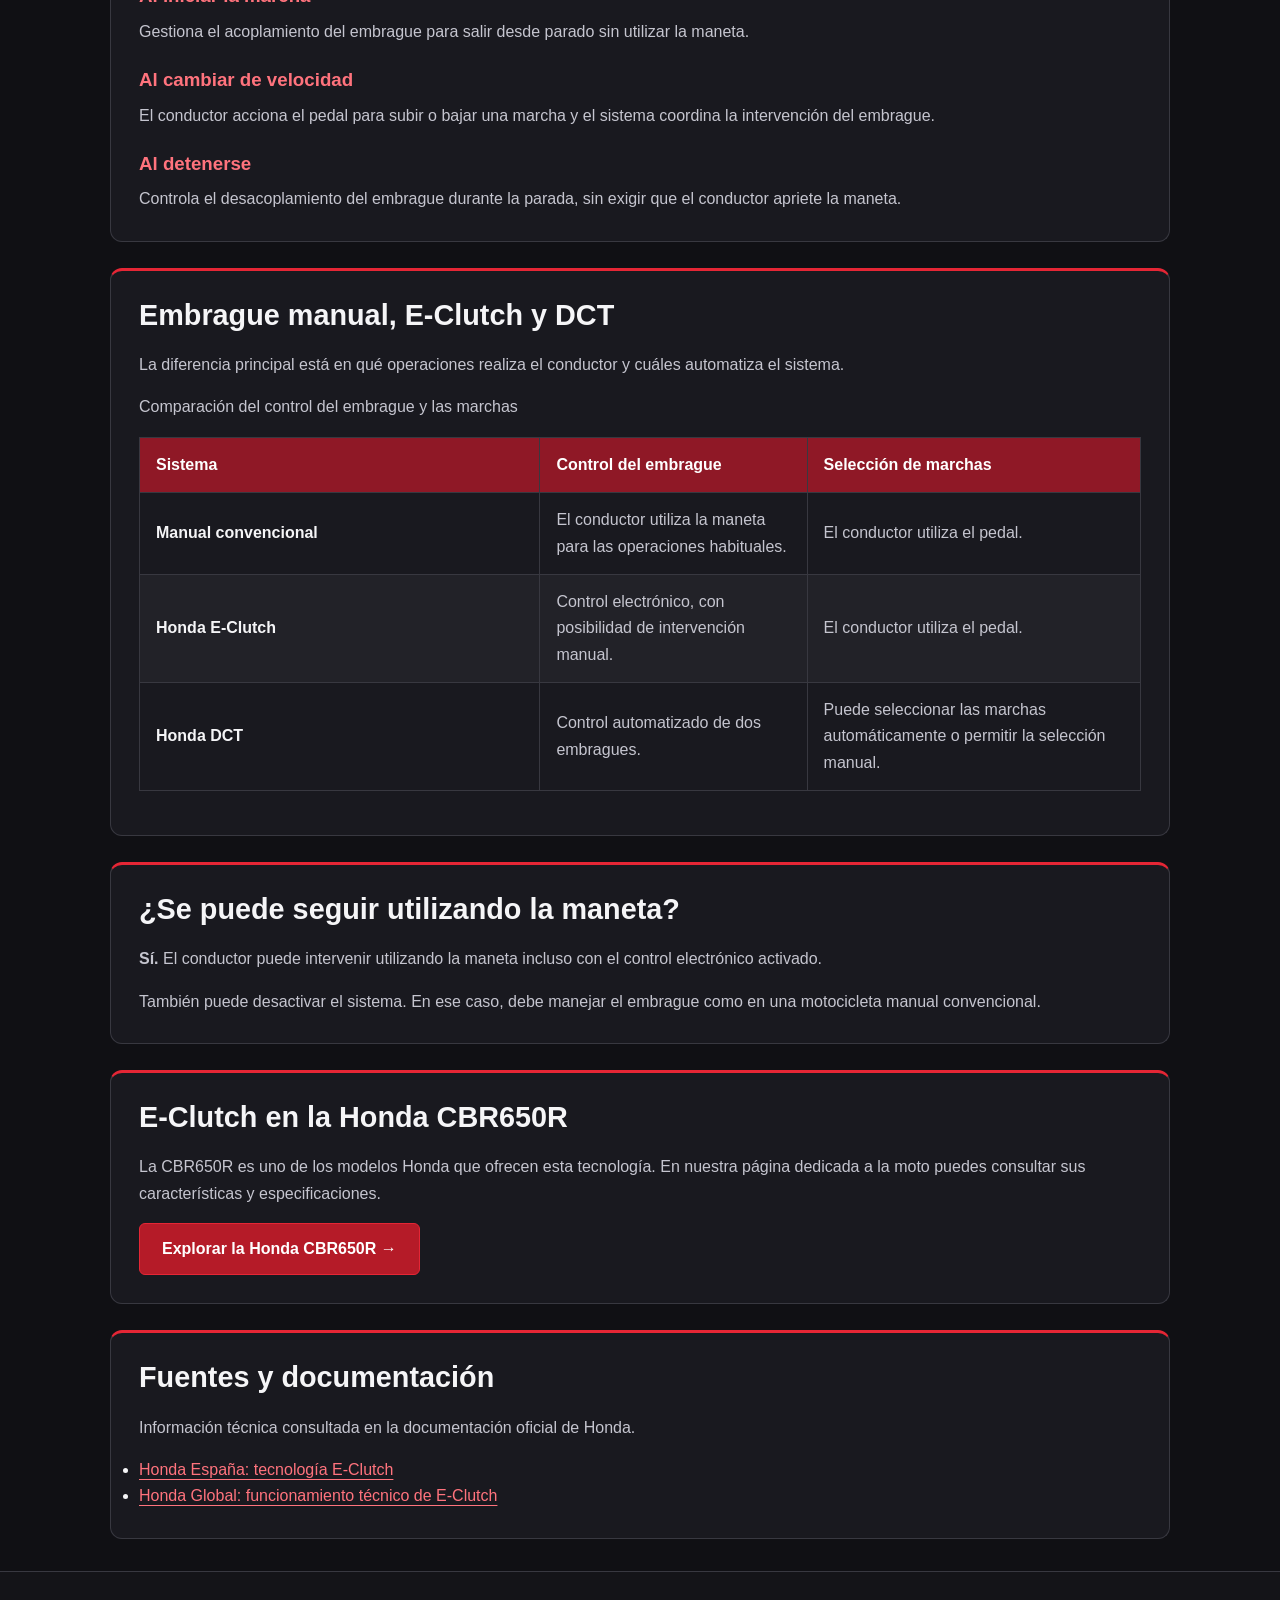
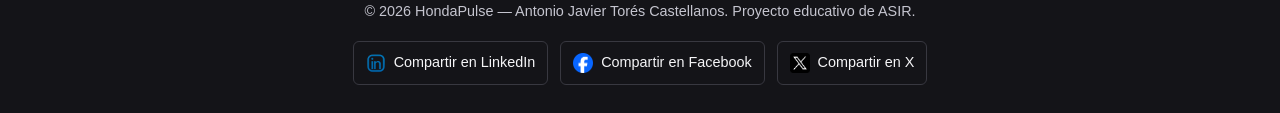
<file: E-CLUTCH.html>
<!DOCTYPE html>
<html lang="es">

<head>
    <meta charset="UTF-8">
    <meta name="viewport" content="width=device-width, initial-scale=1.0">

    <title>Honda E-Clutch: qué es y cómo funciona | HondaPulse</title>

    <meta name="description"
          content="Descubre cómo funciona Honda E-Clutch en la CBR650R: control electrónico del embrague, cambio con pedal y diferencias frente al sistema DCT.">

    <meta name="keywords"
          content="Honda E-Clutch, embrague electrónico Honda, CBR650R E-Clutch, funcionamiento E-Clutch, diferencias E-Clutch y DCT">

    <meta name="author" content="Antonio Javier Torés Castellanos">
    <meta name="robots" content="index, follow">
    <meta name="theme-color" content="#141414">

    <link rel="canonical"
          href="https://antoniojtc.github.io/tecnologias/e-clutch.html">

    <!-- Iconos del sitio -->
    <link rel="icon" href="../Favicon/favicon.ico">

    <link rel="icon"
          type="image/png"
          sizes="32x32"
          href="../Favicon/favicon-32x32.png">

    <link rel="icon"
          type="image/png"
          sizes="16x16"
          href="../Favicon/favicon-16x16.png">

    <link rel="apple-touch-icon"
          sizes="180x180"
          href="../Favicon/apple-touch-icon.png">

    <!-- Información para compartir esta página -->
    <meta property="og:type" content="website">
    <meta property="og:locale" content="es_ES">
    <meta property="og:site_name" content="HondaPulse">

    <meta property="og:title"
          content="Honda E-Clutch: el embrague electrónico | HondaPulse">

    <meta property="og:description"
          content="Conoce el funcionamiento de Honda E-Clutch y su aplicación en la CBR650R.">

    <meta property="og:url"
          content="https://antoniojtc.github.io/tecnologias/e-clutch.html">

    <meta property="og:image"
          content="https://antoniojtc.github.io/imagenes/honda-cbr650r-gallery2-1728x972-desktop1.jpg">

    <meta property="og:image:alt"
          content="Honda CBR650R">

    <meta name="twitter:card" content="summary_large_image">

    <meta name="twitter:title"
          content="Honda E-Clutch: cómo funciona | HondaPulse">

    <meta name="twitter:description"
          content="Embrague electrónico y cambio manual: descubre la tecnología Honda E-Clutch.">

    <meta name="twitter:image"
          content="https://antoniojtc.github.io/imagenes/honda-cbr650r-gallery2-1728x972-desktop1.jpg">

    <!-- Hoja de estilos compartida -->
    <link rel="stylesheet" href="../estilo.css">
</head>

<body>

    <header class="cabecera">
        <h1>Honda E-Clutch</h1>

        <p>Control electrónico del embrague. Tú eliges las marchas.</p>

        <nav aria-label="Navegación principal">
            <ul class="menu">
                <li>
                    <a href="../index.html">Inicio</a>
                </li>

                <li>
                    <a href="../modelos/cbr650r.html">CBR650R</a>
                </li>

                <li>
                    <a href="../modelos/civic-type-r.html">Civic Type R</a>
                </li>

                <li>
                    <a href="vtec.html">VTEC</a>
                </li>

                <li>
                    <a href="e-clutch.html" aria-current="page">E-Clutch</a>
                </li>

                <li>
                    <a href="../enlaces.html">Enlaces</a>
                </li>

                <li>
                    <a href="../contacto.html">Contacto</a>
                </li>
            </ul>
        </nav>
    </header>

    <main>

        <!-- Migas de pan -->
        <nav class="migas" aria-label="Migas de pan">
            <ol>
                <li>
                    <a href="../index.html">Inicio</a>
                </li>

                <li aria-current="page">E-Clutch</li>
            </ol>
        </nav>

        <!-- Presentación -->
        <section class="tarjeta">
            <h2>¿Qué es Honda E-Clutch?</h2>

            <p>
                <strong>Honda E-Clutch</strong> es un sistema que controla
                electrónicamente el embrague de una motocicleta con
                cambio manual. Permite iniciar la marcha, cambiar de
                velocidad y detenerse sin accionar la maneta de embrague.
            </p>

            <p>
                El conductor continúa seleccionando las marchas con
                el pedal. El sistema se encarga de gestionar el embrague
                durante esas operaciones.
            </p>

            <img
                class="foto-modelo"
                src="../imagenes/honda-cbr650r-gallery2-1728x972-desktop1.jpg"
                alt="Honda CBR650R"
                width="900"
                height="600"
                loading="lazy">
        </section>

        <!-- Funcionamiento -->
        <section class="tarjeta">
            <h2>¿Cómo funciona?</h2>

            <p>
                El sistema combina sensores, control electrónico
                y pequeños motores eléctricos para accionar el embrague.
                Su funcionamiento puede resumirse en tres pasos:
            </p>

            <ol class="pasos">
                <li>
                    <strong>Recoge información.</strong>
                    Los sensores detectan datos como las revoluciones,
                    la posición del acelerador, la marcha engranada
                    y la presión sobre el pedal de cambio.
                </li>

                <li>
                    <strong>Calcula la intervención.</strong>
                    Las unidades electrónicas coordinan el control
                    del motor y del embrague según la situación.
                </li>

                <li>
                    <strong>Acciona el embrague.</strong>
                    Los actuadores eléctricos ajustan su funcionamiento
                    para realizar la operación solicitada.
                </li>
            </ol>
        </section>

        <!-- Uso -->
        <section class="tarjeta">
            <h2>¿Cuándo interviene?</h2>

            <h3>Al iniciar la marcha</h3>

            <p>
                Gestiona el acoplamiento del embrague para salir
                desde parado sin utilizar la maneta.
            </p>

            <h3>Al cambiar de velocidad</h3>

            <p>
                El conductor acciona el pedal para subir o bajar
                una marcha y el sistema coordina la intervención
                del embrague.
            </p>

            <h3>Al detenerse</h3>

            <p>
                Controla el desacoplamiento del embrague durante
                la parada, sin exigir que el conductor apriete
                la maneta.
            </p>
        </section>

        <!-- Tabla comparativa -->
        <section class="tarjeta">
            <h2>Embrague manual, E-Clutch y DCT</h2>

            <p>
                La diferencia principal está en qué operaciones
                realiza el conductor y cuáles automatiza el sistema.
            </p>

            <div class="tabla-contenedor">
                <table class="tabla-datos">
                    <caption>
                        Comparación del control del embrague y las marchas
                    </caption>

                    <thead>
                        <tr>
                            <th scope="col">Sistema</th>
                            <th scope="col">Control del embrague</th>
                            <th scope="col">Selección de marchas</th>
                        </tr>
                    </thead>

                    <tbody>
                        <tr>
                            <th scope="row">Manual convencional</th>

                            <td>
                                El conductor utiliza la maneta
                                para las operaciones habituales.
                            </td>

                            <td>
                                El conductor utiliza el pedal.
                            </td>
                        </tr>

                        <tr>
                            <th scope="row">Honda E-Clutch</th>

                            <td>
                                Control electrónico, con posibilidad
                                de intervención manual.
                            </td>

                            <td>
                                El conductor utiliza el pedal.
                            </td>
                        </tr>

                        <tr>
                            <th scope="row">Honda DCT</th>

                            <td>
                                Control automatizado de dos embragues.
                            </td>

                            <td>
                                Puede seleccionar las marchas
                                automáticamente o permitir
                                la selección manual.
                            </td>
                        </tr>
                    </tbody>
                </table>
            </div>
        </section>

        <!-- Control manual -->
        <section class="tarjeta">
            <h2>¿Se puede seguir utilizando la maneta?</h2>

            <p>
                <strong>Sí.</strong> El conductor puede intervenir
                utilizando la maneta incluso con el control
                electrónico activado.
            </p>

            <p>
                También puede desactivar el sistema. En ese caso,
                debe manejar el embrague como en una motocicleta
                manual convencional.
            </p>
        </section>

        <!-- Enlace al modelo relacionado -->
        <section class="tarjeta">
            <h2>E-Clutch en la Honda CBR650R</h2>

            <p>
                La CBR650R es uno de los modelos Honda que ofrecen
                esta tecnología. En nuestra página dedicada a la moto
                puedes consultar sus características y especificaciones.
            </p>

            <a class="boton" href="../modelos/cbr650r.html">
                Explorar la Honda CBR650R →
            </a>
        </section>

        <!-- Fuentes -->
        <section class="tarjeta">
            <h2>Fuentes y documentación</h2>

            <p>
                Información técnica consultada en la documentación
                oficial de Honda.
            </p>

            <ul>
                <li>
                    <a href="https://www.honda.es/motorcycles/experience-honda/e-clutch.html">
                        Honda España: tecnología E-Clutch
                    </a>
                </li>

                <li>
                    <a href="https://global.honda/en/tech/Honda_E-Clutch/">
                        Honda Global: funcionamiento técnico de E-Clutch
                    </a>
                </li>
            </ul>
        </section>

    </main>

    <footer>
        <p>
            &copy; 2026 HondaPulse — Antonio Javier Torés Castellanos.
            Proyecto educativo de ASIR.
        </p>

        <nav aria-label="Compartir HondaPulse">
            <ul class="redes">
                <li>
                    <a href="https://www.linkedin.com/sharing/share-offsite/?url=https%3A%2F%2Fantoniojtc.github.io%2F">
                        <img
                            src="../imagenes/3d-linkedin-logo-icon-isolated-on-transparent-background-free-png.webp"
                            width="20"
                            height="20"
                            alt="">
                        Compartir en LinkedIn
                    </a>
                </li>

                <li>
                    <a href="https://www.facebook.com/sharer/sharer.php?u=https%3A%2F%2Fantoniojtc.github.io%2F">
                        <img
                            src="../imagenes/2023_Facebook_icon.svg.webp"
                            width="20"
                            height="20"
                            alt="">
                        Compartir en Facebook
                    </a>
                </li>

                <li>
                    <a href="https://x.com/intent/post?url=https%3A%2F%2Fantoniojtc.github.io%2F">
                        <img
                            src="../imagenes/1725374683twitter-x-logo.png"
                            width="20"
                            height="20"
                            alt="">
                        Compartir en X
                    </a>
                </li>
            </ul>
        </nav>
    </footer>

</body>
</html>
</file>
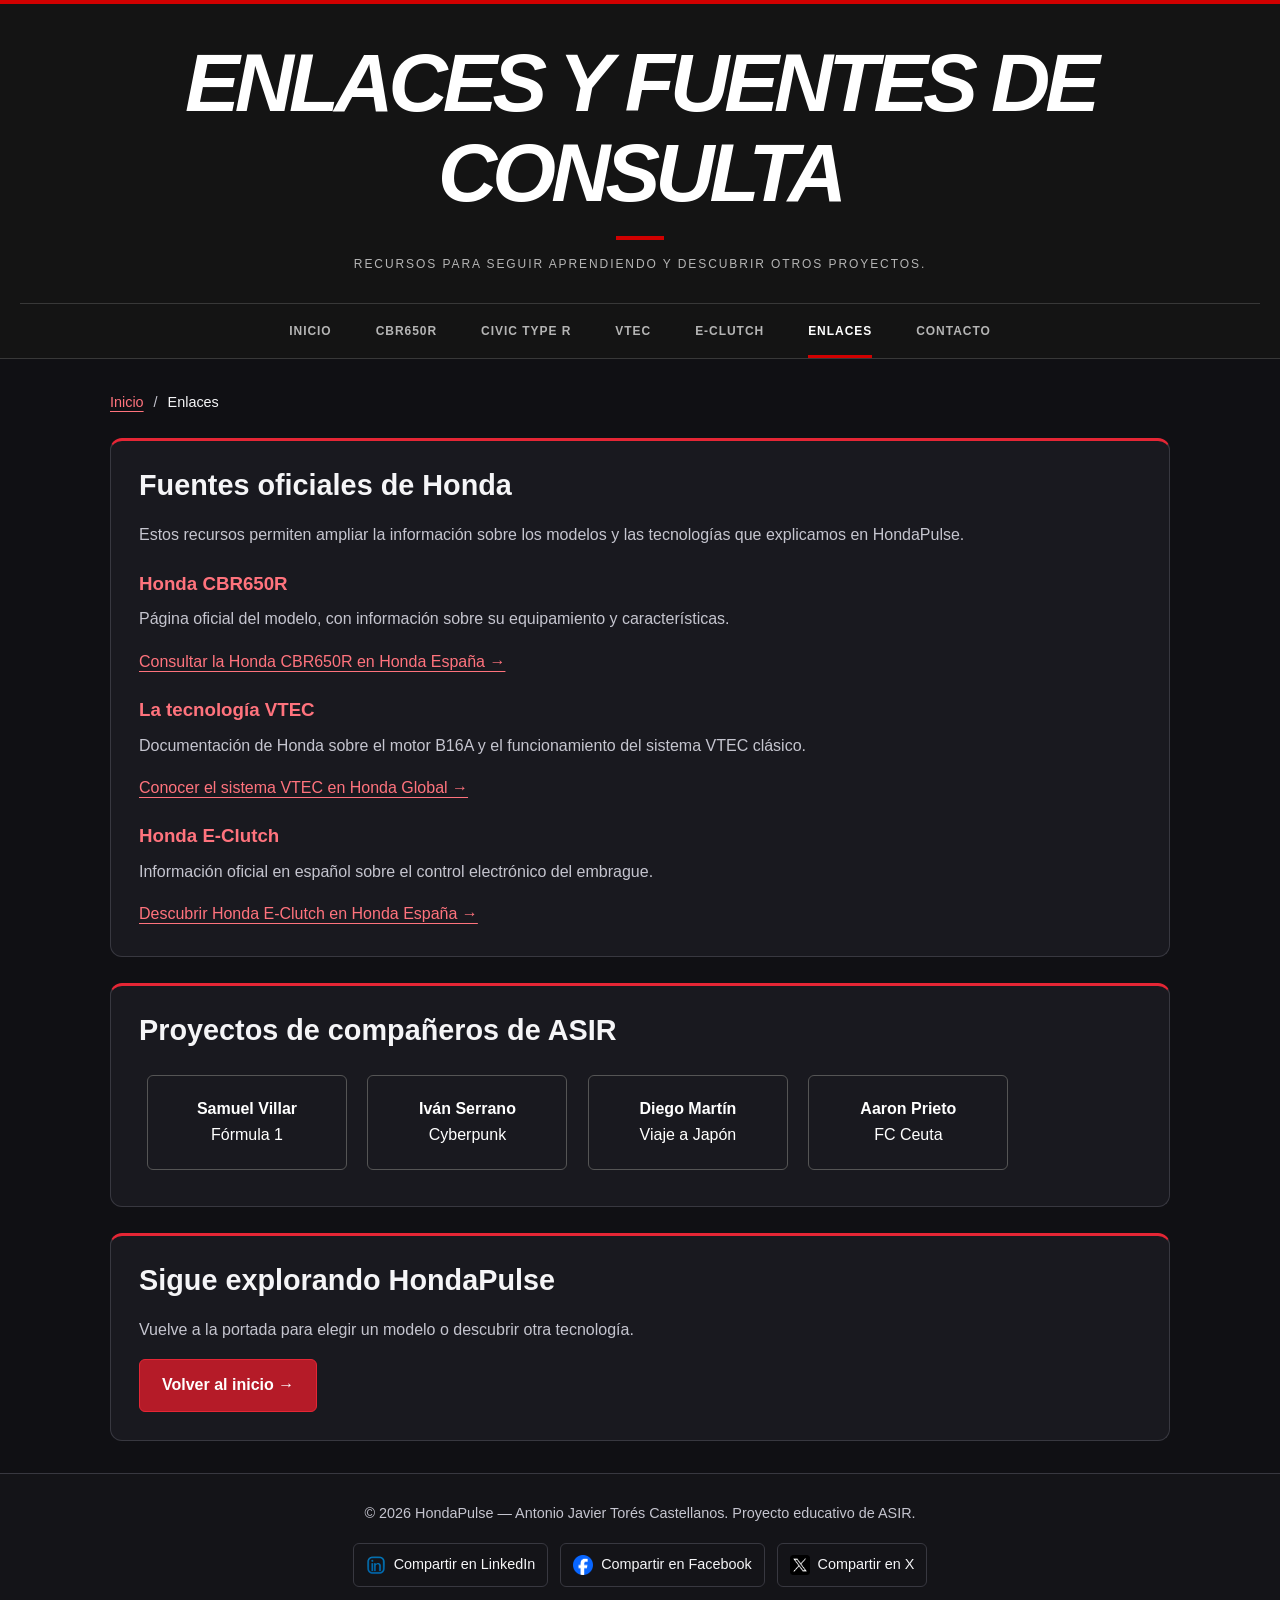
<file: enlaces.html>
<!DOCTYPE html>
<html lang="es">

<head>
    <meta charset="UTF-8">
    <meta name="viewport" content="width=device-width, initial-scale=1.0">

    <title>Enlaces y fuentes de consulta | HondaPulse</title>

    <meta name="description"
          content="Consulta las fuentes oficiales de Honda utilizadas en HondaPulse y descubre otros proyectos web de compañeros de ASIR.">

    <meta name="author" content="Antonio Javier Torés Castellanos">
    <meta name="robots" content="index, follow">
    <meta name="theme-color" content="#141414">

    <link rel="canonical"
          href="https://antoniojtc.github.io/enlaces.html">

    <!-- Iconos del sitio -->
    <link rel="icon" href="Favicon/favicon.ico">

    <link rel="icon"
          type="image/png"
          sizes="32x32"
          href="Favicon/favicon-32x32.png">

    <link rel="icon"
          type="image/png"
          sizes="16x16"
          href="Favicon/favicon-16x16.png">

    <link rel="apple-touch-icon"
          sizes="180x180"
          href="Favicon/apple-touch-icon.png">

    <meta property="og:type" content="website">

    <meta property="og:title"
          content="Enlaces y fuentes de consulta | HondaPulse">

    <meta property="og:description"
          content="Fuentes oficiales de Honda y proyectos web de compañeros de ASIR.">

    <meta property="og:url"
          content="https://antoniojtc.github.io/enlaces.html">

    <meta property="og:image"
          content="https://antoniojtc.github.io/imagenes/post-honda.webp">

    <meta property="og:image:alt"
          content="Imagen de presentación del proyecto HondaPulse">

    <meta name="twitter:card" content="summary_large_image">

    <meta name="twitter:title"
          content="Enlaces y fuentes de consulta | HondaPulse">

    <meta name="twitter:description"
          content="Fuentes oficiales de Honda y otros proyectos web de ASIR.">

    <meta name="twitter:image"
          content="https://antoniojtc.github.io/imagenes/post-honda.webp">

    <link rel="stylesheet" href="estilo.css">
</head>

<body>

    <header class="cabecera">
        <h1>Enlaces y fuentes de consulta</h1>

        <p>Recursos para seguir aprendiendo y descubrir otros proyectos.</p>

        <nav aria-label="Navegación principal">
            <ul class="menu">
                <li>
                    <a href="index.html">Inicio</a>
                </li>

                <li>
                    <a href="Modelos/CBR650R.html">CBR650R</a>
                </li>

                <li>
                    <a href="Modelos/civic-type-r.html">Civic Type R</a>
                </li>

                <li>
                    <a href="tecnologias/VTEC.html">VTEC</a>
                </li>

                <li>
                    <a href="tecnologias/E-CLUTCH.html">E-Clutch</a>
                </li>

                <li>
                    <a href="enlaces.html" aria-current="page">Enlaces</a>
                </li>

                <li>
                    <a href="contacto.html">Contacto</a>
                </li>
            </ul>
        </nav>
    </header>

    <main>

        <!-- Migas de pan -->
        <nav class="migas" aria-label="Migas de pan">
            <ol>
                <li>
                    <a href="index.html">Inicio</a>
                </li>

                <li aria-current="page">Enlaces</li>
            </ol>
        </nav>

        <!-- Fuentes del proyecto -->
        <section class="tarjeta">
            <h2>Fuentes oficiales de Honda</h2>

            <p>
                Estos recursos permiten ampliar la información sobre
                los modelos y las tecnologías que explicamos en HondaPulse.
            </p>

            <h3>Honda CBR650R</h3>

            <p>
                Página oficial del modelo, con información sobre
                su equipamiento y características.
            </p>

            <p>
                <a href="https://www.honda.es/motorcycles/range/super-sport/cbr650r/overview.html">
                    Consultar la Honda CBR650R en Honda España →
                </a>
            </p>

            <h3>La tecnología VTEC</h3>

            <p>
                Documentación de Honda sobre el motor B16A
                y el funcionamiento del sistema VTEC clásico.
            </p>

            <p>
                <a href="https://global.honda/en/tech/engine/car/B16A_integra_vtec/">
                    Conocer el sistema VTEC en Honda Global →
                </a>
            </p>

            <h3>Honda E-Clutch</h3>

            <p>
                Información oficial en español sobre
                el control electrónico del embrague.
            </p>

            <p>
                <a href="https://www.honda.es/motorcycles/experience-honda/e-clutch.html">
                    Descubrir Honda E-Clutch en Honda España →
                </a>
            </p>
        </section>

        <!-- Proyectos de compañeros -->
        <section class="tarjeta" id="companeros">
    <h2>Proyectos de compañeros de ASIR</h2>

    <a class="compa" id="samuel" href="https://samuelvilruz-ux.github.io/">
        <strong>Samuel Villar</strong>
        <br>
        Fórmula 1
    </a>

    <a class="compa" id="ivan" href="https://ivanserrano2704.github.io/">
        <strong>Iván Serrano</strong>
        <br>
        Cyberpunk
    </a>

    <a class="compa" id="diego" href="https://ndnavarr0.github.io/">
        <strong>Diego Martín</strong>
        <br>
        Viaje a Japón
    </a>

    <a class="compa" id="aaron" href="https://aaronprieto69.github.io/">
        <strong>Aaron Prieto</strong>
        <br>
        FC Ceuta
    </a>
</section>

        <!-- Regreso al contenido del sitio -->
        <section class="tarjeta">
            <h2>Sigue explorando HondaPulse</h2>

            <p>
                Vuelve a la portada para elegir un modelo
                o descubrir otra tecnología.
            </p>

            <a class="boton" href="index.html">
                Volver al inicio →
            </a>
        </section>

    </main>

    <footer>
        <p>
            &copy; 2026 HondaPulse — Antonio Javier Torés Castellanos.
            Proyecto educativo de ASIR.
        </p>

        <nav aria-label="Compartir HondaPulse">
            <ul class="redes">
                <li>
                    <a href="https://www.linkedin.com/sharing/share-offsite/?url=https%3A%2F%2Fantoniojtc.github.io%2F">
                        <img
                            src="imagenes/3d-linkedin-logo-icon-isolated-on-transparent-background-free-png.webp"
                            width="20"
                            height="20"
                            alt="">
                        Compartir en LinkedIn
                    </a>
                </li>

                <li>
                    <a href="https://www.facebook.com/sharer/sharer.php?u=https%3A%2F%2Fantoniojtc.github.io%2F">
                        <img
                            src="imagenes/2023_Facebook_icon.svg.webp"
                            width="20"
                            height="20"
                            alt="">
                        Compartir en Facebook
                    </a>
                </li>

                <li>
                    <a href="https://x.com/intent/post?url=https%3A%2F%2Fantoniojtc.github.io%2F">
                        <img
                            src="imagenes/1725374683twitter-x-logo.png"
                            width="20"
                            height="20"
                            alt="">
                        Compartir en X
                    </a>
                </li>
            </ul>
        </nav>
    </footer>

</body>
</html>
</file>
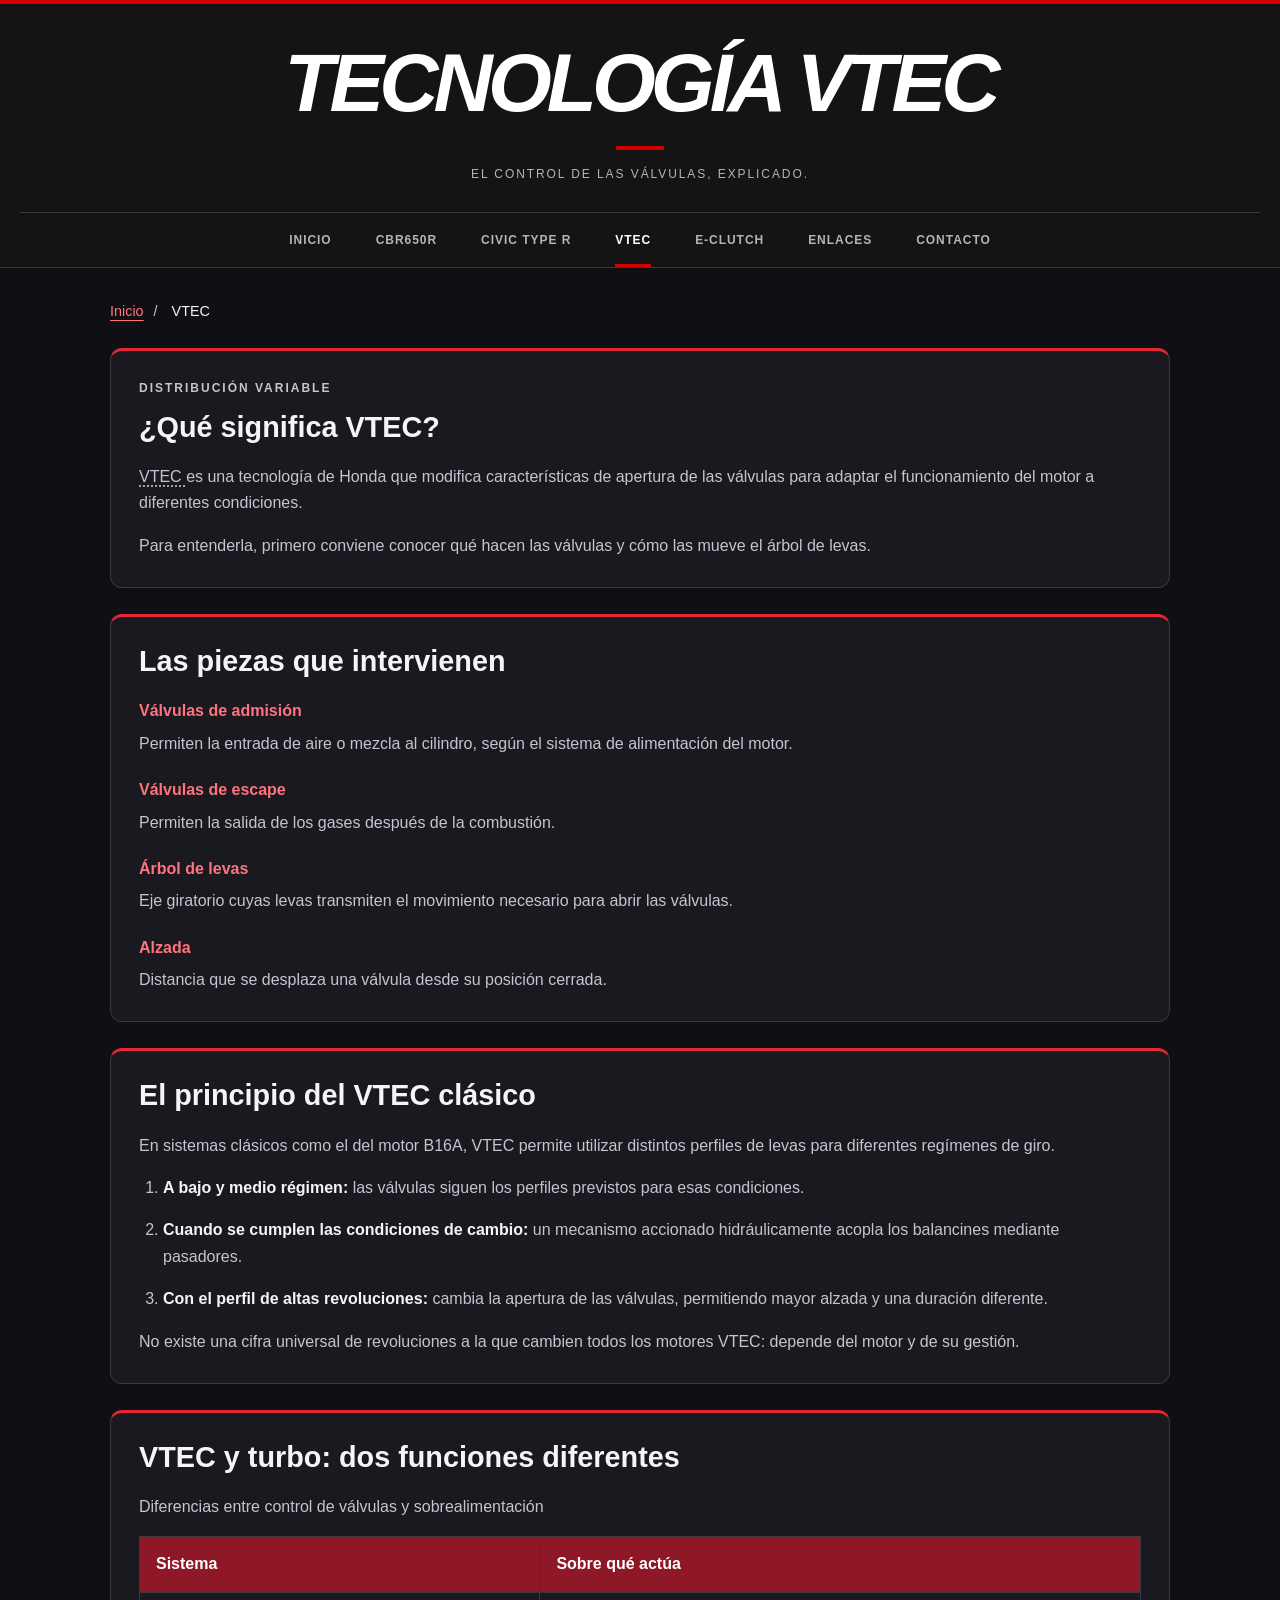
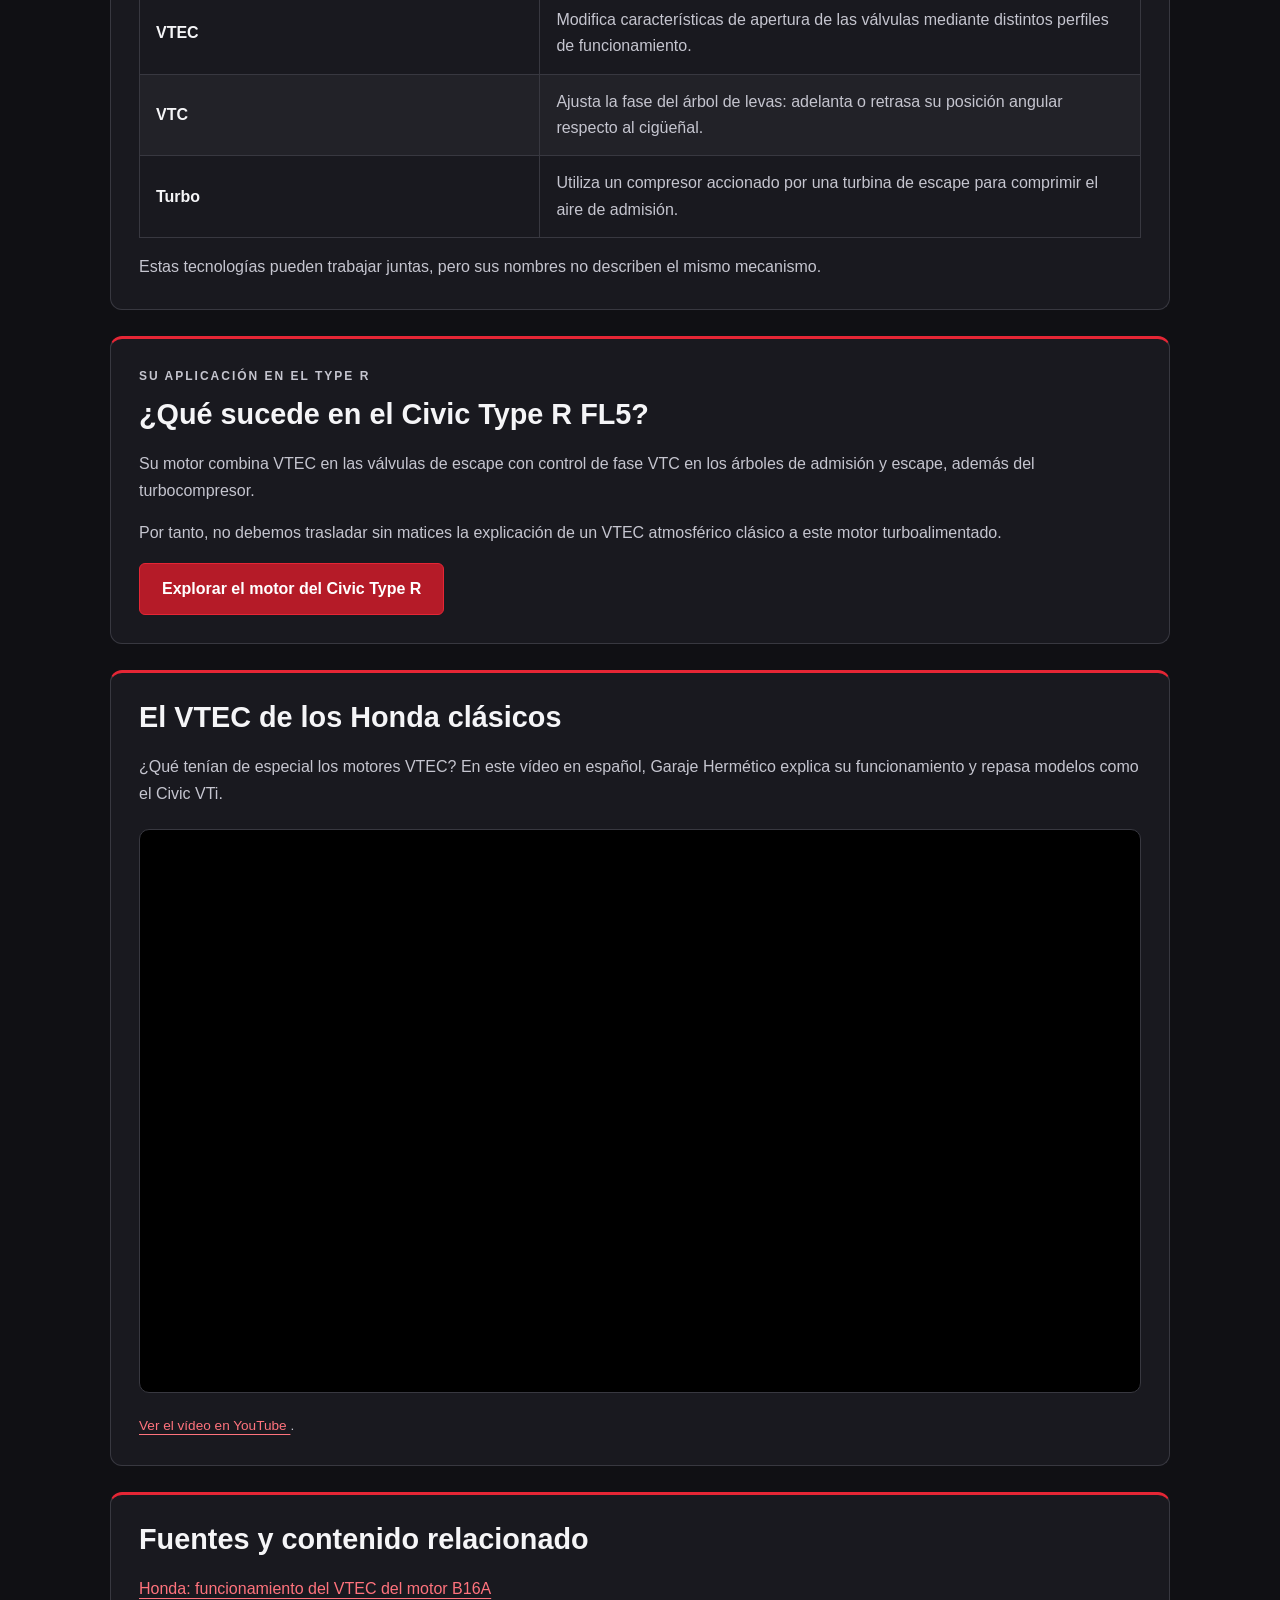
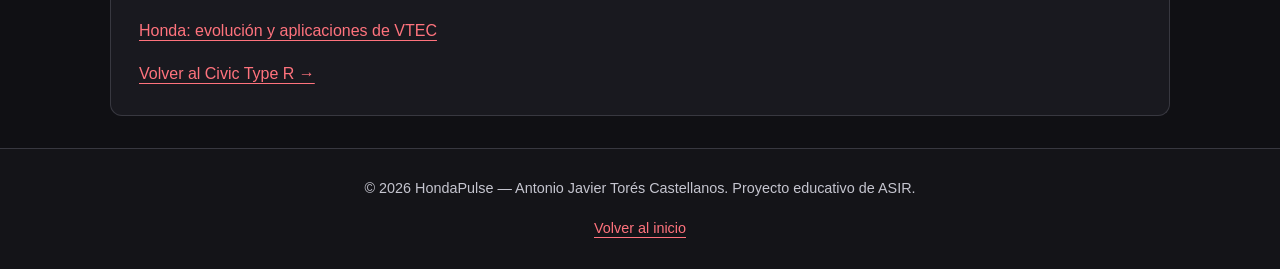
<file: VTEC.html>
<!DOCTYPE html>
<html lang="es">

<head>
    <meta charset="UTF-8">
    <meta name="viewport" content="width=device-width, initial-scale=1.0">

    <title>Qué es VTEC y cómo funciona | HondaPulse</title>

    <meta name="description"
          content="Entiende la tecnología VTEC de Honda: válvulas, perfiles de levas y diferencias entre el sistema clásico y su aplicación en el Civic Type R turbo.">

    <meta name="author" content="Antonio Javier Torés Castellanos">
    <meta name="robots" content="index, follow">

    <link rel="canonical"
          href="https://antoniojtc.github.io/tecnologias/vtec.html">

    <link rel="icon" href="../Favicon/favicon.ico">
    <link rel="stylesheet" href="../estilo.css">
</head>

<body>

    <header class="cabecera">
        <h1>Tecnología VTEC</h1>
        <p>El control de las válvulas, explicado.</p>

        <nav aria-label="Navegación principal">
            <ul class="menu">
                <li><a href="../index.html">Inicio</a></li>
                <li><a href="../modelos/cbr650r.html">CBR650R</a></li>
                <li><a href="../modelos/civic-type-r.html">Civic Type R</a></li>
                <li><a href="vtec.html" aria-current="page">VTEC</a></li>
                <li><a href="e-clutch.html">E-Clutch</a></li>
                <li><a href="../enlaces.html">Enlaces</a></li>
                <li><a href="../contacto.html">Contacto</a></li>
            </ul>
        </nav>
    </header>

    <main>

        <nav class="migas" aria-label="Migas de pan">
            <ol>
                <li>
                    <a href="../index.html">Inicio</a>
                </li>
                <li>
                    <span aria-current="page">VTEC</span>
                </li>
            </ol>
        </nav>

        <section class="tarjeta">
            <p class="etiqueta">DISTRIBUCIÓN VARIABLE</p>
            <h2>¿Qué significa VTEC?</h2>

            <p>
                <abbr title="Variable Valve Timing and Lift Electronic Control">
                    VTEC
                </abbr>
                es una tecnología de Honda que modifica características
                de apertura de las válvulas para adaptar el funcionamiento
                del motor a diferentes condiciones.
            </p>

            <p>
                Para entenderla, primero conviene conocer
                qué hacen las válvulas y cómo las mueve
                el árbol de levas.
            </p>
        </section>

        <section class="tarjeta">
            <h2>Las piezas que intervienen</h2>

            <dl class="conceptos">
                <dt>Válvulas de admisión</dt>
                <dd>
                    Permiten la entrada de aire o mezcla al cilindro,
                    según el sistema de alimentación del motor.
                </dd>

                <dt>Válvulas de escape</dt>
                <dd>
                    Permiten la salida de los gases después
                    de la combustión.
                </dd>

                <dt>Árbol de levas</dt>
                <dd>
                    Eje giratorio cuyas levas transmiten el movimiento
                    necesario para abrir las válvulas.
                </dd>

                <dt>Alzada</dt>
                <dd>
                    Distancia que se desplaza una válvula
                    desde su posición cerrada.
                </dd>
            </dl>
        </section>

        <section class="tarjeta">
            <h2>El principio del VTEC clásico</h2>

            <p>
                En sistemas clásicos como el del motor B16A,
                VTEC permite utilizar distintos perfiles de levas
                para diferentes regímenes de giro.
            </p>

            <ol class="pasos">
                <li>
                    <strong>A bajo y medio régimen:</strong>
                    las válvulas siguen los perfiles previstos
                    para esas condiciones.
                </li>

                <li>
                    <strong>Cuando se cumplen las condiciones de cambio:</strong>
                    un mecanismo accionado hidráulicamente
                    acopla los balancines mediante pasadores.
                </li>

                <li>
                    <strong>Con el perfil de altas revoluciones:</strong>
                    cambia la apertura de las válvulas,
                    permitiendo mayor alzada y una duración diferente.
                </li>
            </ol>

            <p>
                No existe una cifra universal de revoluciones
                a la que cambien todos los motores VTEC:
                depende del motor y de su gestión.
            </p>
        </section>

        <section class="tarjeta">
            <h2>VTEC y turbo: dos funciones diferentes</h2>

            <div class="tabla-contenedor">
                <table class="tabla-datos">
                    <caption>
                        Diferencias entre control de válvulas
                        y sobrealimentación
                    </caption>

                    <thead>
                        <tr>
                            <th scope="col">Sistema</th>
                            <th scope="col">Sobre qué actúa</th>
                        </tr>
                    </thead>

                    <tbody>
                        <tr>
                            <th scope="row">VTEC</th>
                            <td>
                                Modifica características de apertura
                                de las válvulas mediante distintos
                                perfiles de funcionamiento.
                            </td>
                        </tr>

                        <tr>
                            <th scope="row">VTC</th>
                            <td>
                                Ajusta la fase del árbol de levas:
                                adelanta o retrasa su posición angular
                                respecto al cigüeñal.
                            </td>
                        </tr>

                        <tr>
                            <th scope="row">Turbo</th>
                            <td>
                                Utiliza un compresor accionado por una
                                turbina de escape para comprimir
                                el aire de admisión.
                            </td>
                        </tr>
                    </tbody>
                </table>
            </div>

            <p>
                Estas tecnologías pueden trabajar juntas,
                pero sus nombres no describen el mismo mecanismo.
            </p>
        </section>

        <section class="tarjeta">
            <p class="etiqueta">SU APLICACIÓN EN EL TYPE R</p>
            <h2>¿Qué sucede en el Civic Type R FL5?</h2>

            <p>
                Su motor combina VTEC en las válvulas de escape
                con control de fase VTC en los árboles de admisión
                y escape, además del turbocompresor.
            </p>

            <p>
                Por tanto, no debemos trasladar sin matices
                la explicación de un VTEC atmosférico clásico
                a este motor turboalimentado.
            </p>

            <a class="boton"
               href="../modelos/civic-type-r/motor.html">
                Explorar el motor del Civic Type R
            </a>
        </section>

        <section class="tarjeta">
    <h2>El VTEC de los Honda clásicos</h2>

    <p>
        ¿Qué tenían de especial los motores VTEC?
        En este vídeo en español, Garaje Hermético explica
        su funcionamiento y repasa modelos como el Civic VTi.
    </p>

    <div class="video-contenedor">
    <iframe
        src="https://www.youtube.com/embed/57o0x9DXRa0"
        title="Vídeo sobre Honda y la tecnología VTEC"
        loading="lazy"
        allow="accelerometer; autoplay; clipboard-write; encrypted-media; gyroscope; picture-in-picture; web-share"
        referrerpolicy="strict-origin-when-cross-origin"
        allowfullscreen>
    </iframe>
</div>

    <p class="fuente">
        <a href="https://youtu.be/57o0x9DXRa0?si=-2KJUxiuxx6CX6TQ">
            Ver el vídeo en YouTube
        </a>.
    </p>
</section>

        <aside class="tarjeta">
            <h2>Fuentes y contenido relacionado</h2>

            <p>
                <a href="https://global.honda/en/tech/engine/car/B16A_integra_vtec/">
                    Honda: funcionamiento del VTEC del motor B16A
                </a>
            </p>

            <p>
                <a href="https://hondanews.com/en-US/honda-automobiles/releases/vtec">
                    Honda: evolución y aplicaciones de VTEC
                </a>
            </p>

            <p>
                <a href="../modelos/civic-type-r.html">
                    Volver al Civic Type R →
                </a>
            </p>
        </aside>

    </main>

    <footer>
        <p>
            &copy; 2026 HondaPulse — Antonio Javier Torés Castellanos.
            Proyecto educativo de ASIR.
        </p>

        <p><a href="../index.html">Volver al inicio</a></p>
    </footer>

</body>
</html>
</file>
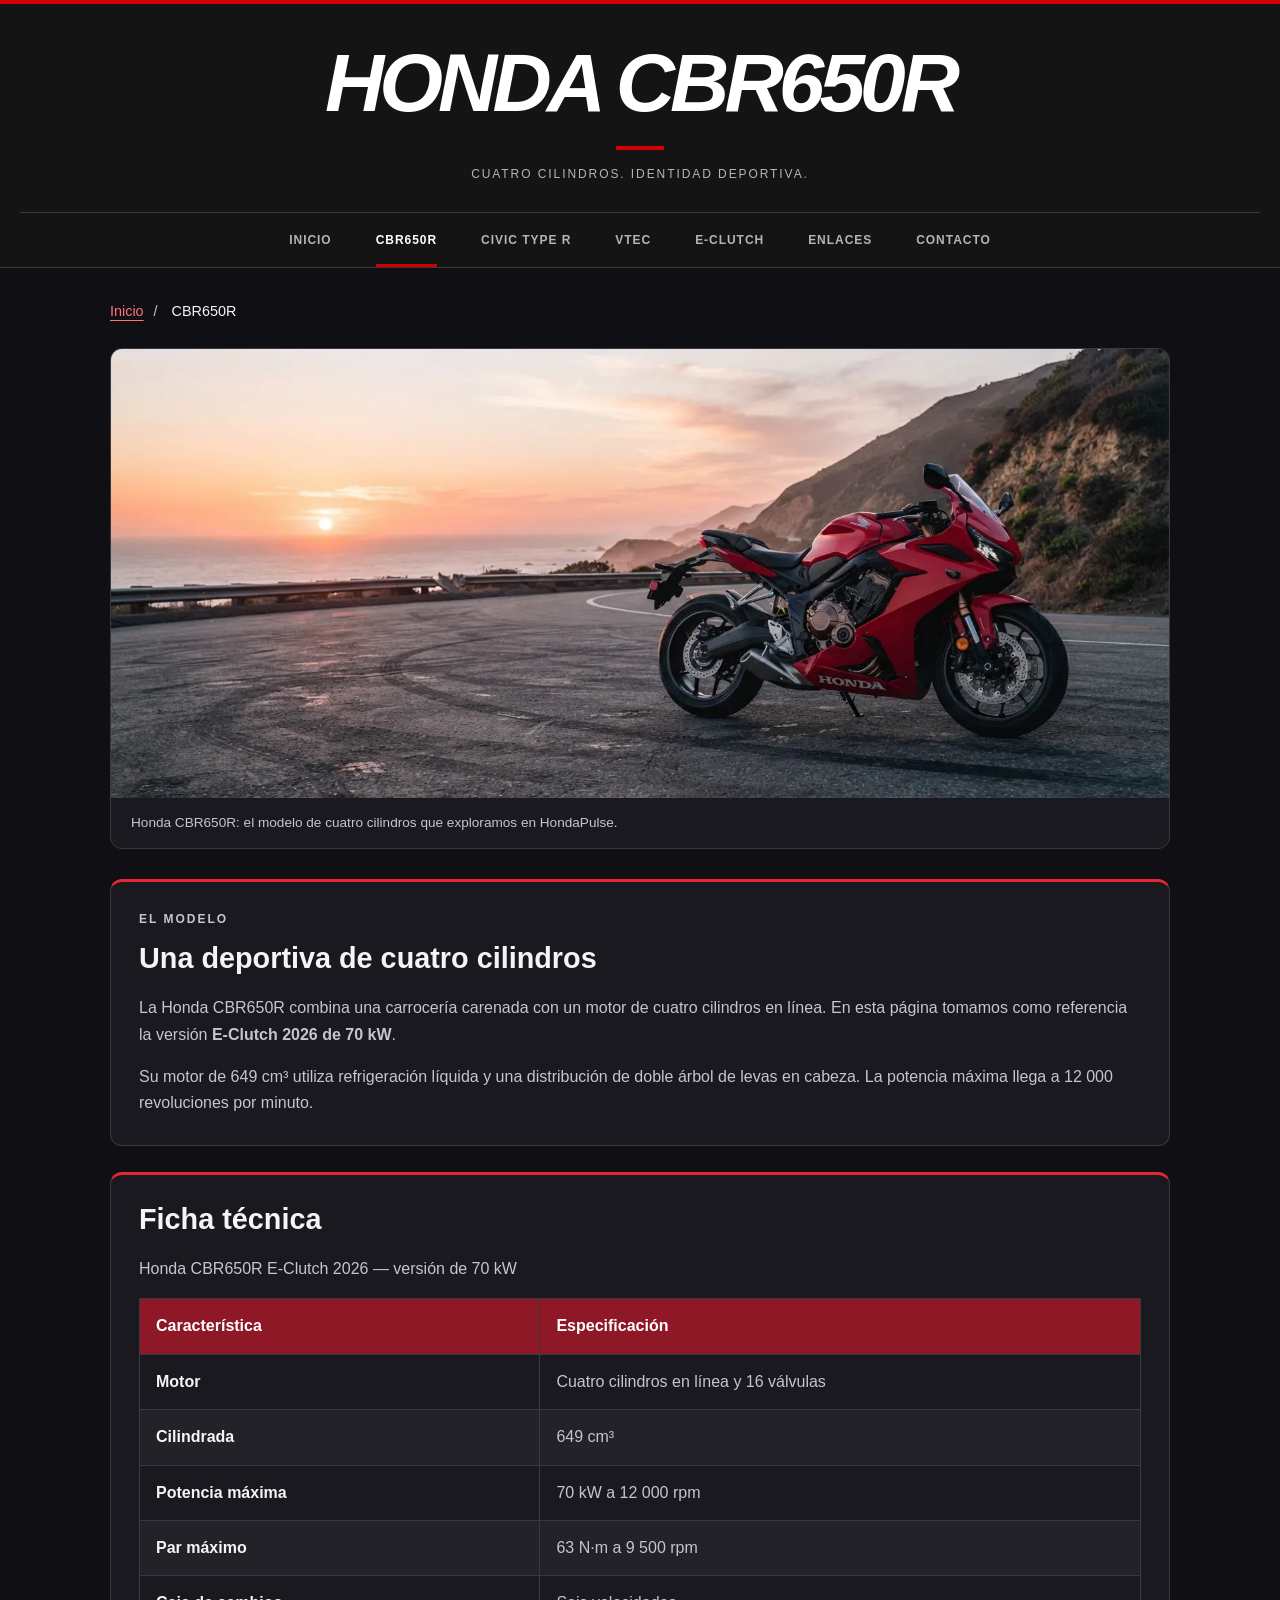
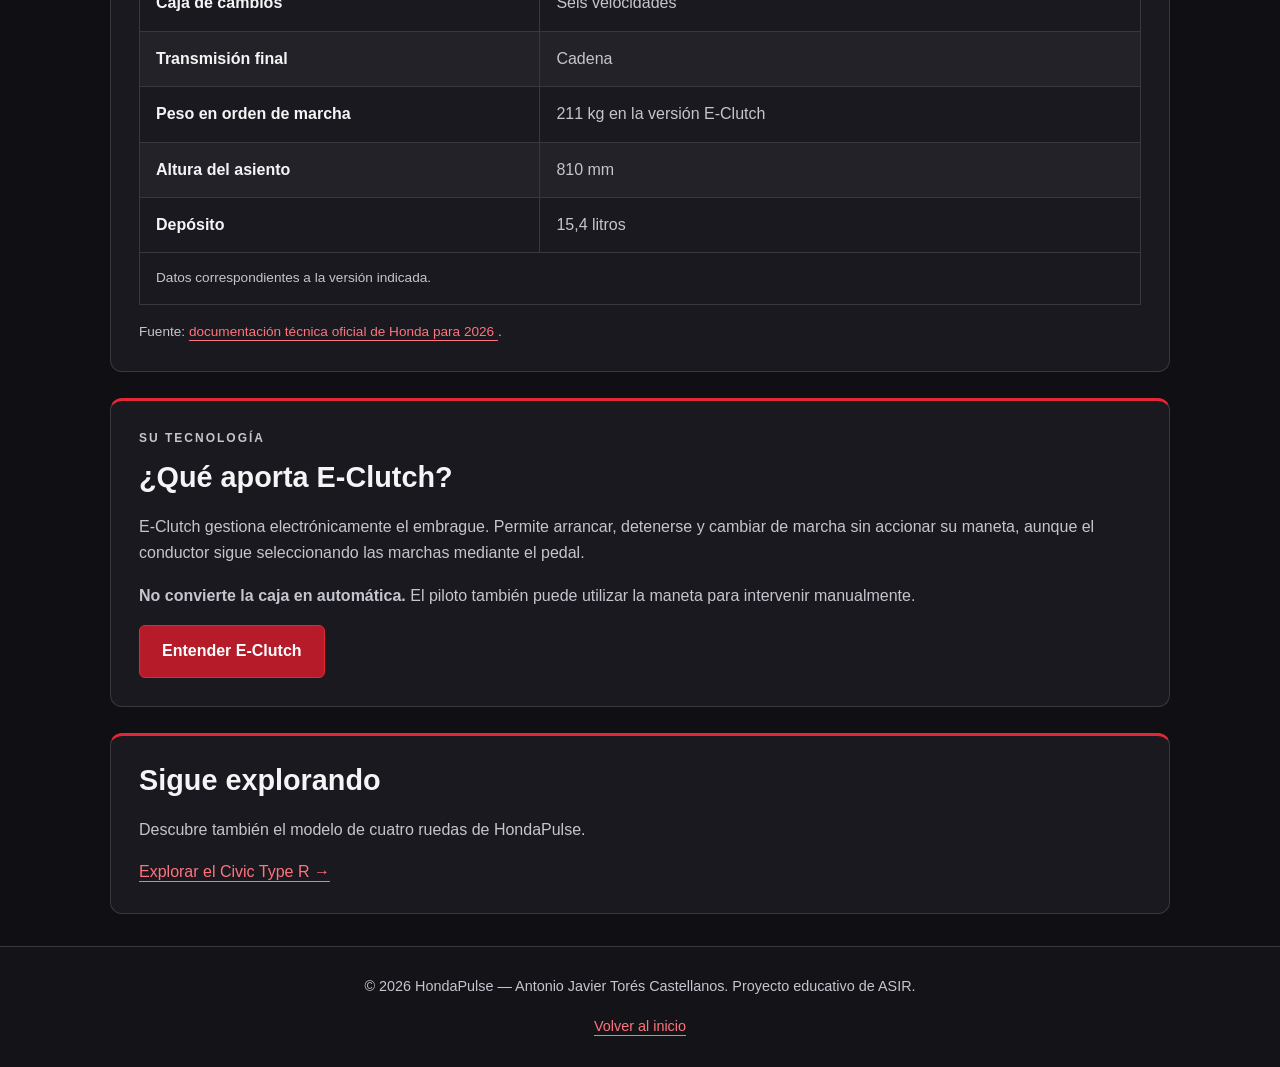
<file: Modelos/CBR650R.html>
<!DOCTYPE html>
<html lang="es">

<head>
    <meta charset="UTF-8">
    <meta name="viewport" content="width=device-width, initial-scale=1.0">

    <title>Honda CBR650R E-Clutch: ficha y tecnología | HondaPulse</title>

    <meta name="description"
          content="Descubre la Honda CBR650R E-Clutch 2026: motor de cuatro cilindros, características, ficha técnica y funcionamiento del embrague electrónico.">

    <meta name="author" content="Antonio Javier Torés Castellanos">
    <meta name="robots" content="index, follow">

    <link rel="canonical"
          href="https://antoniojtc.github.io/Modelos/CBR650R.html">

    <link rel="icon" href="../Favicon/favicon.ico">

    <link rel="apple-touch-icon"
          href="../Favicon/apple-touch-icon.png">

    <link rel="stylesheet" href="../estilo.css">
</head>

<body>

    <header class="cabecera">
        <h1>Honda CBR650R</h1>
        <p>Cuatro cilindros. Identidad deportiva.</p>

        <nav aria-label="Navegación principal">
            <ul class="menu">
                <li>
                    <a href="../index.html">Inicio</a>
                </li>

                <li>
                    <a href="CBR650R.html" aria-current="page">CBR650R</a>
                </li>

                <li>
                    <a href="civic-type-r.html">Civic Type R</a>
                </li>

                <li>
                    <a href="../tecnologias/VTEC.html">VTEC</a>
                </li>

                <li>
                    <a href="../tecnologias/E-CLUTCH.html">E-Clutch</a>
                </li>

                <li>
                    <a href="../enlaces.html">Enlaces</a>
                </li>

                <li>
                    <a href="../contacto.html">Contacto</a>
                </li>
            </ul>
        </nav>
    </header>

    <main>

        <!-- Posición de la página dentro del sitio -->
        <nav class="migas" aria-label="Migas de pan">
            <ol>
                <li>
                    <a href="../index.html">Inicio</a>
                </li>

                <li>
                    <span aria-current="page">CBR650R</span>
                </li>
            </ol>
        </nav>

        <!-- Puedes reutilizar la fotografía de la portada -->
        <figure class="foto-modelo">
            <img
                src="../imagenes/cbr650r.webp"
                alt="Honda CBR650R roja vista en tres cuartos"
                width="900"
                height="600">

            <figcaption>
                Honda CBR650R: el modelo de cuatro cilindros
                que exploramos en HondaPulse.
            </figcaption>
        </figure>

        <section class="tarjeta">
            <p class="etiqueta">EL MODELO</p>

            <h2>Una deportiva de cuatro cilindros</h2>

            <p>
                La Honda CBR650R combina una carrocería carenada
                con un motor de cuatro cilindros en línea.
                En esta página tomamos como referencia la versión
                <strong>E-Clutch 2026 de 70 kW</strong>.
            </p>

            <p>
                Su motor de 649 cm³ utiliza refrigeración líquida
                y una distribución de doble árbol de levas en cabeza.
                La potencia máxima llega a 12 000 revoluciones
                por minuto.
            </p>
        </section>

        <section class="tarjeta">
            <h2>Ficha técnica</h2>

            <div class="tabla-contenedor">
                <table class="tabla-datos">
                    <caption>
                        Honda CBR650R E-Clutch 2026 — versión de 70 kW
                    </caption>

                    <thead>
                        <tr>
                            <th scope="col">Característica</th>
                            <th scope="col">Especificación</th>
                        </tr>
                    </thead>

                    <tbody>
                        <tr>
                            <th scope="row">Motor</th>
                            <td>Cuatro cilindros en línea y 16 válvulas</td>
                        </tr>

                        <tr>
                            <th scope="row">Cilindrada</th>
                            <td>649 cm³</td>
                        </tr>

                        <tr>
                            <th scope="row">Potencia máxima</th>
                            <td>70 kW a 12 000 rpm</td>
                        </tr>

                        <tr>
                            <th scope="row">Par máximo</th>
                            <td>63 N·m a 9 500 rpm</td>
                        </tr>

                        <tr>
                            <th scope="row">Caja de cambios</th>
                            <td>Seis velocidades</td>
                        </tr>

                        <tr>
                            <th scope="row">Transmisión final</th>
                            <td>Cadena</td>
                        </tr>

                        <tr>
                            <th scope="row">Peso en orden de marcha</th>
                            <td>211 kg en la versión E-Clutch</td>
                        </tr>

                        <tr>
                            <th scope="row">Altura del asiento</th>
                            <td>810 mm</td>
                        </tr>

                        <tr>
                            <th scope="row">Depósito</th>
                            <td>15,4 litros</td>
                        </tr>
                    </tbody>

                    <tfoot>
                        <tr>
                            <td colspan="2">
                                Datos correspondientes a la versión indicada.
                            </td>
                        </tr>
                    </tfoot>
                </table>
            </div>

            <p class="fuente">
                Fuente:
                <a href="https://hondanews.eu/es/es/motorcycles/media/pressreleases/552370/honda-cbr650r-2026">
                    documentación técnica oficial de Honda para 2026
                </a>.
            </p>
        </section>

        <section class="tarjeta">
            <p class="etiqueta">SU TECNOLOGÍA</p>

            <h2>¿Qué aporta E-Clutch?</h2>

            <p>
                E-Clutch gestiona electrónicamente el embrague.
                Permite arrancar, detenerse y cambiar de marcha
                sin accionar su maneta, aunque el conductor
                sigue seleccionando las marchas mediante el pedal.
            </p>

            <p>
                <strong>No convierte la caja en automática.</strong>
                El piloto también puede utilizar la maneta
                para intervenir manualmente.
            </p>

            <a class="boton" href="../tecnologias/E-CLUTCH.html">
                Entender E-Clutch
            </a>
        </section>

        <aside class="tarjeta">
            <h2>Sigue explorando</h2>

            <p>
                Descubre también el modelo de cuatro ruedas
                de HondaPulse.
            </p>

            <a href="civic-type-r.html">Explorar el Civic Type R →</a>
        </aside>

    </main>

    <footer>
        <p>
            &copy; 2026 HondaPulse — Antonio Javier Torés Castellanos.
            Proyecto educativo de ASIR.
        </p>

        <p>
            <a href="../index.html">Volver al inicio</a>
        </p>
    </footer>

</body>
</html>
</file>
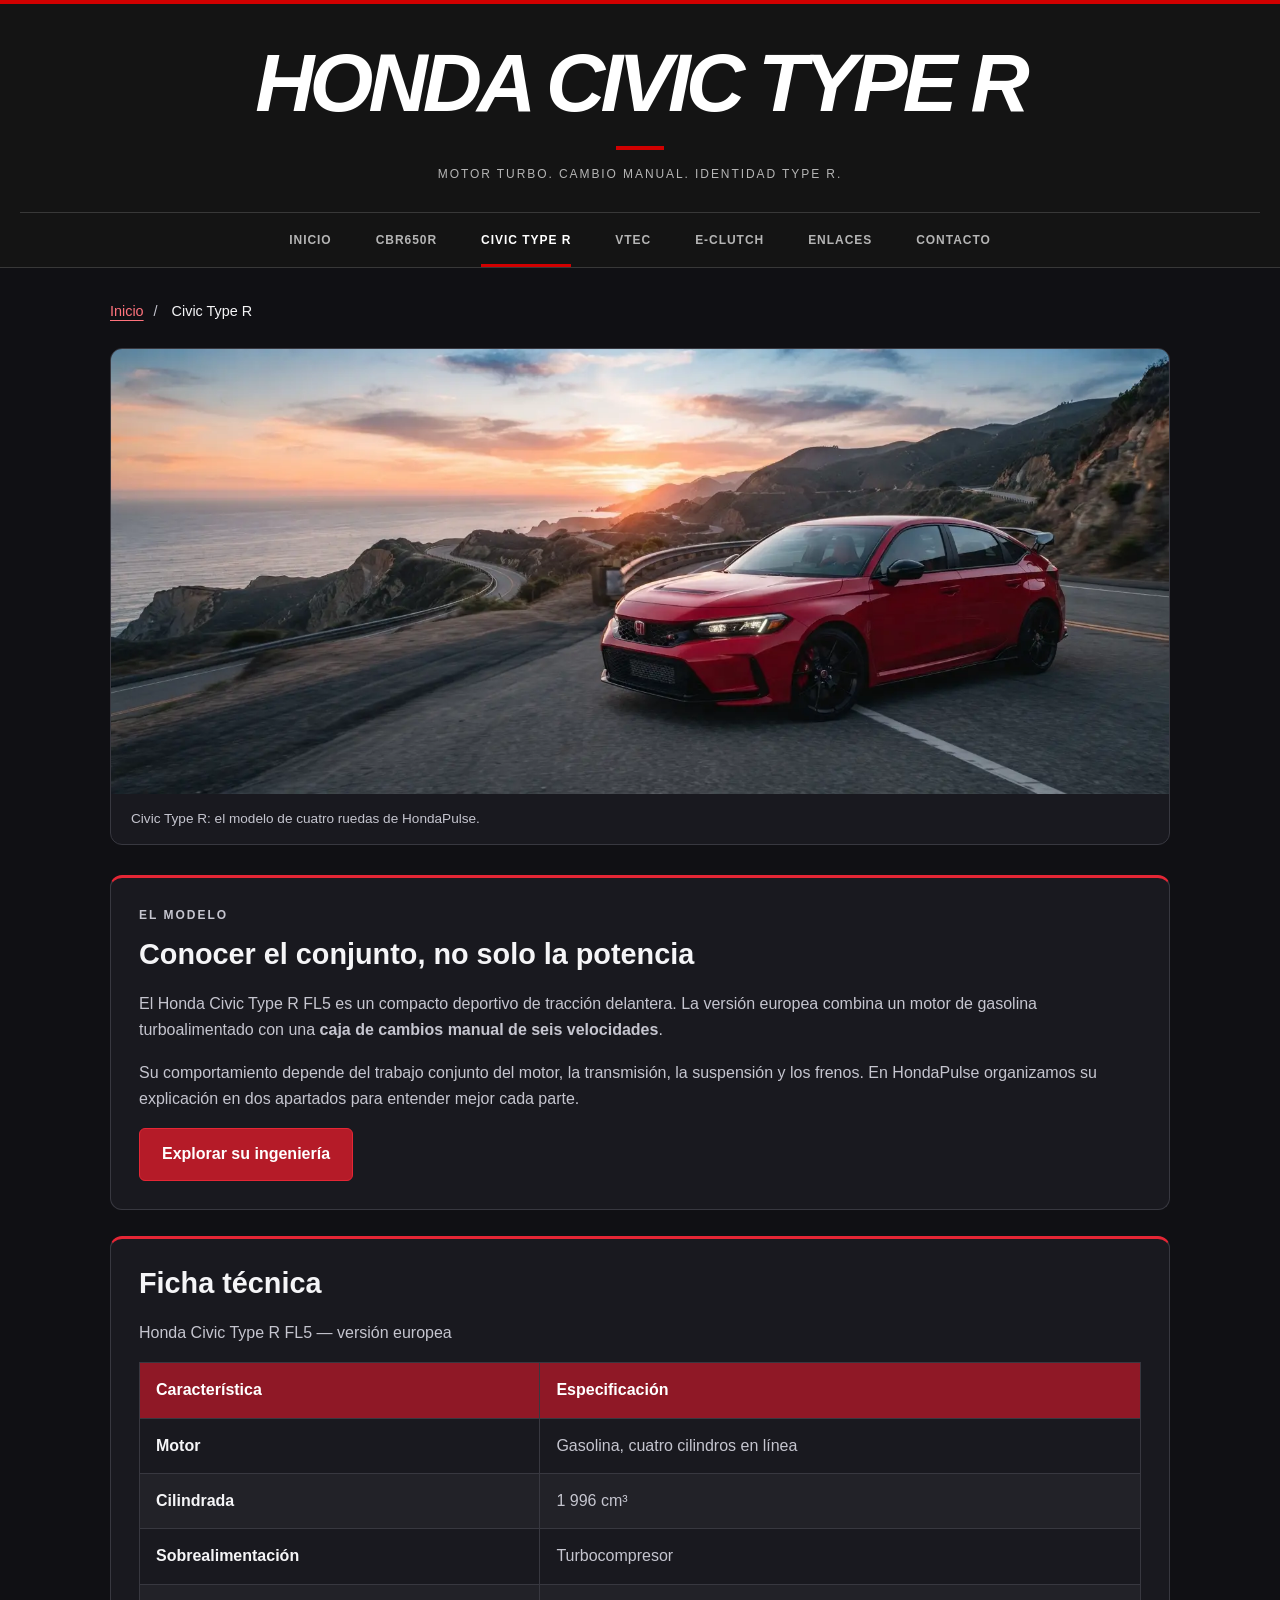
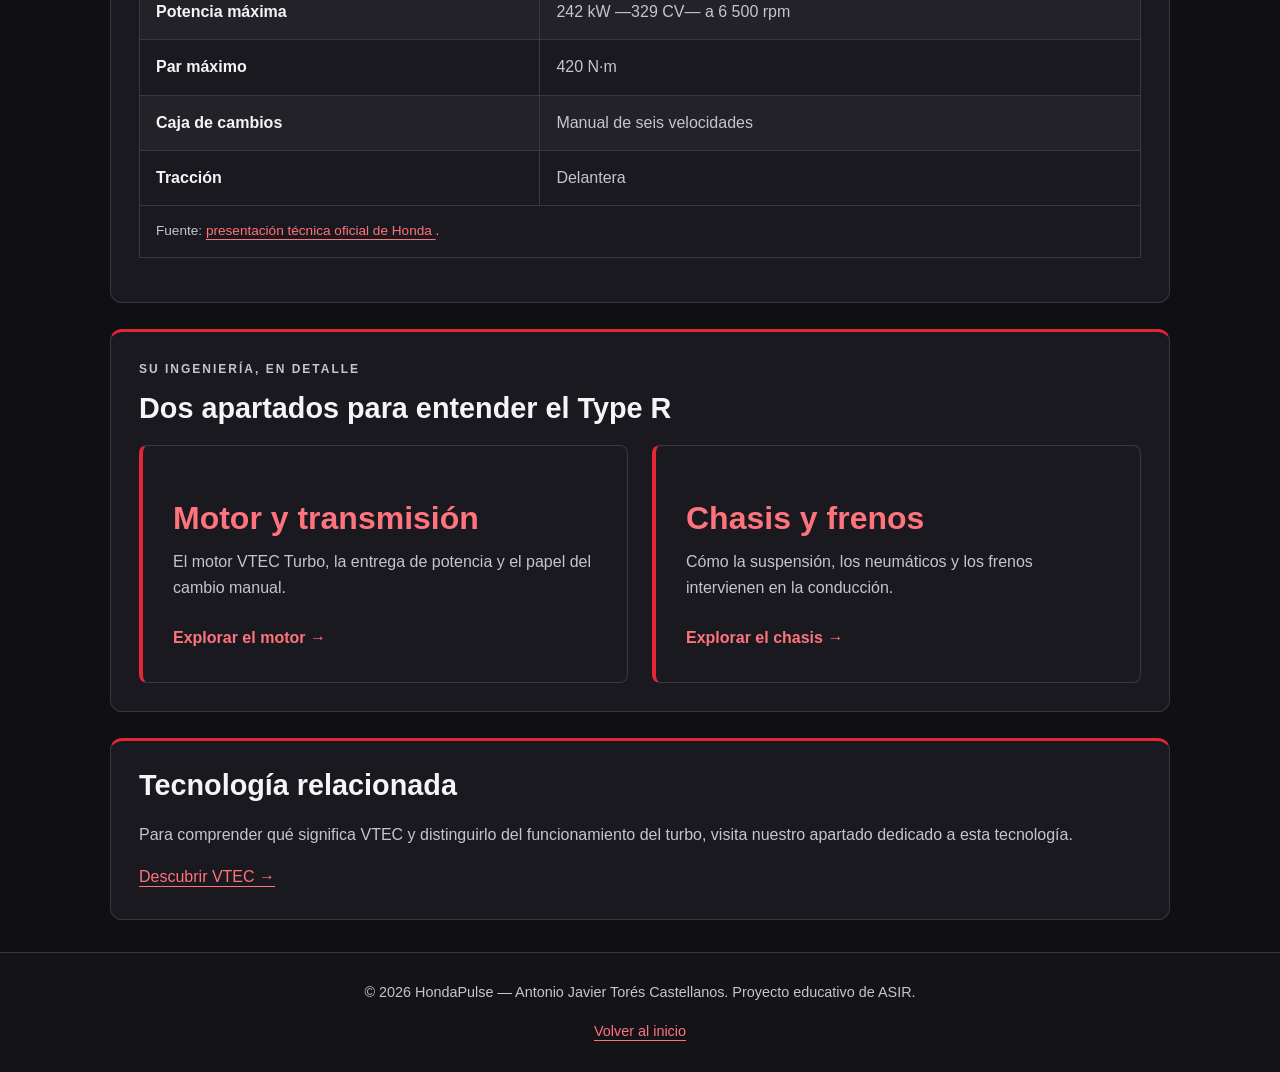
<file: Modelos/civic-type-r.html>
<!DOCTYPE html>
<html lang="es">

<head>
    <meta charset="UTF-8">
    <meta name="viewport" content="width=device-width, initial-scale=1.0">

    <title>Honda Civic Type R: ficha e ingeniería | HondaPulse</title>

    <meta name="description"
          content="Explora el Honda Civic Type R FL5 europeo: ficha técnica, motor VTEC Turbo, cambio manual y apartados sobre su motor y chasis.">

    <meta name="author" content="Antonio Javier Torés Castellanos">
    <meta name="robots" content="index, follow">

    <link rel="canonical"
          href="https://antoniojtc.github.io/Modelos/civic-type-r.html">

    <link rel="icon" href="../Favicon/favicon.ico">

    <link rel="apple-touch-icon"
          href="../Favicon/apple-touch-icon.png">

    <link rel="stylesheet" href="../estilo.css">
</head>

<body>

    <header class="cabecera">
        <h1>Honda Civic Type R</h1>
        <p>Motor turbo. Cambio manual. Identidad Type R.</p>

        <nav aria-label="Navegación principal">
            <ul class="menu">
                <li>
                    <a href="../index.html">Inicio</a>
                </li>

                <li>
                    <a href="CBR650R.html">CBR650R</a>
                </li>

                <li>
                    <a href="civic-type-r.html" aria-current="page">
                        Civic Type R
                    </a>
                </li>

                <li>
                    <a href="../tecnologias/VTEC.html">VTEC</a>
                </li>

                <li>
                    <a href="../tecnologias/E-CLUTCH.html">E-Clutch</a>
                </li>

                <li>
                    <a href="../enlaces.html">Enlaces</a>
                </li>

                <li>
                    <a href="../contacto.html">Contacto</a>
                </li>
            </ul>
        </nav>
    </header>

    <main>

        <nav class="migas" aria-label="Migas de pan">
            <ol>
                <li>
                    <a href="../index.html">Inicio</a>
                </li>

                <li>
                    <span aria-current="page">Civic Type R</span>
                </li>
            </ol>
        </nav>

        <figure class="foto-modelo">
            <img
                src="../imagenes/honda3ºtrescuartos.webp"
                alt="Honda Civic Type R"
                width="900"
                height="600">

            <figcaption>
                Civic Type R: el modelo de cuatro ruedas de HondaPulse.
            </figcaption>
        </figure>

        <section class="tarjeta">
            <p class="etiqueta">EL MODELO</p>

            <h2>Conocer el conjunto, no solo la potencia</h2>

            <p>
                El Honda Civic Type R FL5 es un compacto deportivo
                de tracción delantera. La versión europea combina
                un motor de gasolina turboalimentado con una
                <strong>caja de cambios manual de seis velocidades</strong>.
            </p>

            <p>
                Su comportamiento depende del trabajo conjunto
                del motor, la transmisión, la suspensión y los frenos.
                En HondaPulse organizamos su explicación en dos
                apartados para entender mejor cada parte.
            </p>

            <a class="boton" href="#en-detalle">
                Explorar su ingeniería
            </a>
        </section>

        <section class="tarjeta">
            <h2>Ficha técnica</h2>

            <div class="tabla-contenedor">
                <table class="tabla-datos">
                    <caption>
                        Honda Civic Type R FL5 — versión europea
                    </caption>

                    <thead>
                        <tr>
                            <th scope="col">Característica</th>
                            <th scope="col">Especificación</th>
                        </tr>
                    </thead>

                    <tbody>
                        <tr>
                            <th scope="row">Motor</th>
                            <td>Gasolina, cuatro cilindros en línea</td>
                        </tr>

                        <tr>
                            <th scope="row">Cilindrada</th>
                            <td>1 996 cm³</td>
                        </tr>

                        <tr>
                            <th scope="row">Sobrealimentación</th>
                            <td>Turbocompresor</td>
                        </tr>

                        <tr>
                            <th scope="row">Potencia máxima</th>
                            <td>242 kW —329 CV— a 6 500 rpm</td>
                        </tr>

                        <tr>
                            <th scope="row">Par máximo</th>
                            <td>420 N·m</td>
                        </tr>

                        <tr>
                            <th scope="row">Caja de cambios</th>
                            <td>Manual de seis velocidades</td>
                        </tr>

                        <tr>
                            <th scope="row">Tracción</th>
                            <td>Delantera</td>
                        </tr>
                    </tbody>

                    <tfoot>
                        <tr>
                            <td colspan="2">
                                Fuente:
                                <a href="https://hondanews.eu/es/es/cars/media/pressreleases/430226/honda-civic-type-r-2022">
                                    presentación técnica oficial de Honda
                                </a>.
                            </td>
                        </tr>
                    </tfoot>
                </table>
            </div>
        </section>

        <!-- Página principal del silo: acceso a sus dos desarrollos -->
        <section id="en-detalle" class="tarjeta">
            <p class="etiqueta">SU INGENIERÍA, EN DETALLE</p>

            <h2>Dos apartados para entender el Type R</h2>

            <div class="rejilla-tecnologias">

                <a class="tecnologia-enlace"
                   href="civic-type-r/motor.html">

                    <h3>Motor y transmisión</h3>

                    <p>
                        El motor VTEC Turbo, la entrega de potencia
                        y el papel del cambio manual.
                    </p>

                    <span class="modelo-acceso">
                        Explorar el motor →
                    </span>
                </a>

                <a class="tecnologia-enlace"
                   href="civic-type-r/chasis.html">

                    <h3>Chasis y frenos</h3>

                    <p>
                        Cómo la suspensión, los neumáticos
                        y los frenos intervienen en la conducción.
                    </p>

                    <span class="modelo-acceso">
                        Explorar el chasis →
                    </span>
                </a>

            </div>
        </section>

        <aside class="tarjeta">
            <h2>Tecnología relacionada</h2>

            <p>
                Para comprender qué significa VTEC y distinguirlo
                del funcionamiento del turbo, visita nuestro apartado
                dedicado a esta tecnología.
            </p>

            <a href="../tecnologias/VTEC.html">
                Descubrir VTEC →
            </a>
        </aside>

    </main>

    <footer>
        <p>
            &copy; 2026 HondaPulse — Antonio Javier Torés Castellanos.
            Proyecto educativo de ASIR.
        </p>

        <p>
            <a href="../index.html">Volver al inicio</a>
        </p>
    </footer>

</body>
</html>
</file>
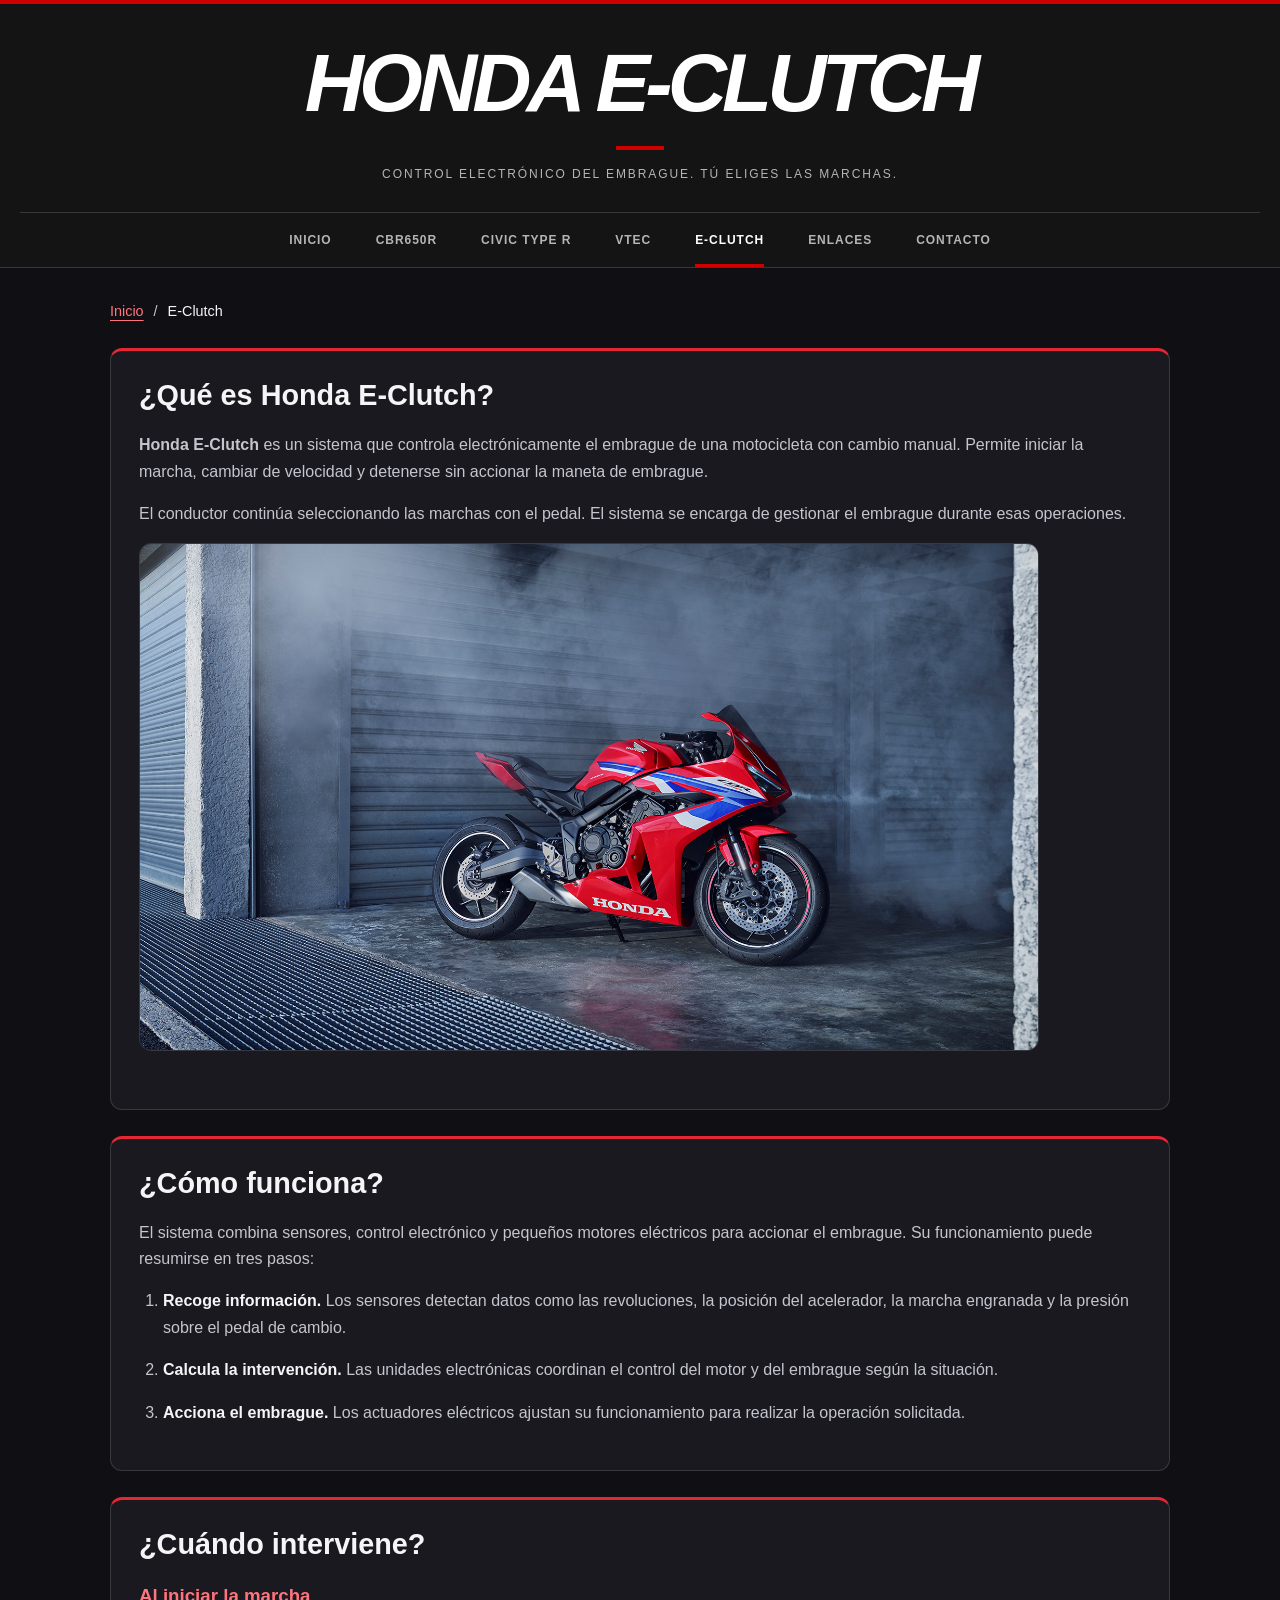
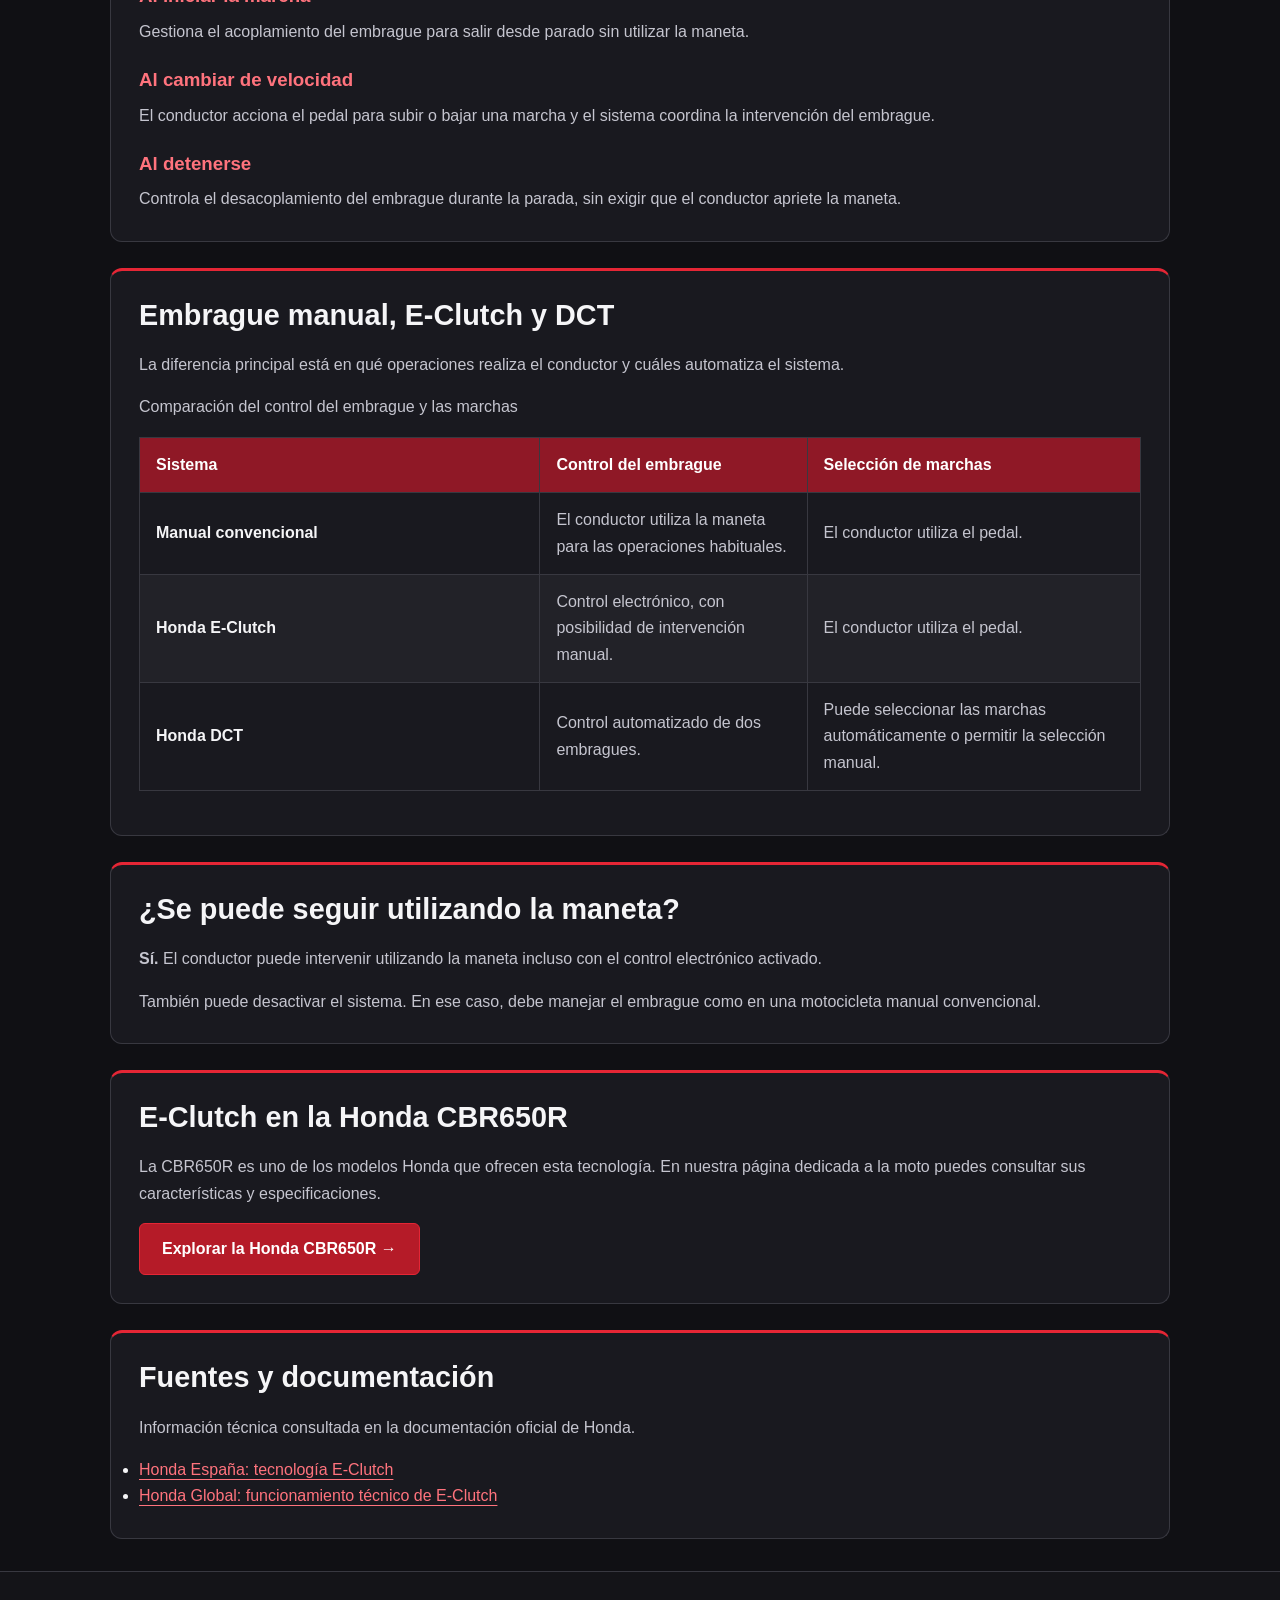
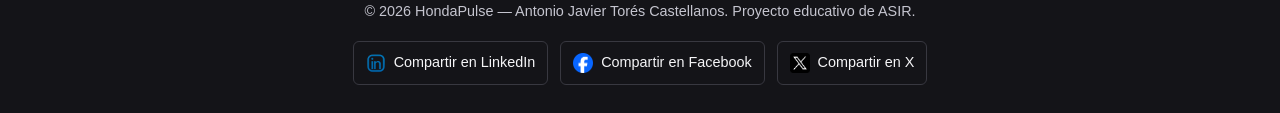
<file: tecnologias/E-CLUTCH.html>
<!DOCTYPE html>
<html lang="es">

<head>
    <meta charset="UTF-8">
    <meta name="viewport" content="width=device-width, initial-scale=1.0">

    <title>Honda E-Clutch: qué es y cómo funciona | HondaPulse</title>

    <meta name="description"
          content="Descubre como funciona Honda E-Clutch en la CBR650R: control electrónico del embrague, cambio con pedal y diferencias frente al sistema DCT.">

    <meta name="keywords"
          content="Honda E-Clutch, embrague electrónico Honda, CBR650R E-Clutch, funcionamiento E-Clutch, diferencias E-Clutch y DCT">

    <meta name="author" content="Antonio Javier Torés Castellanos">
    <meta name="robots" content="index, follow">
    <meta name="theme-color" content="#141414">

    <link rel="canonical"
          href="https://antoniojtc.github.io/tecnologias/E-CLUTCH.html">

    <!-- Iconos del sitio -->
    <link rel="icon" href="../Favicon/favicon.ico">

    <link rel="icon"
          type="image/png"
          sizes="32x32"
          href="../Favicon/favicon-32x32.png">

    <link rel="icon"
          type="image/png"
          sizes="16x16"
          href="../Favicon/favicon-16x16.png">

    <link rel="apple-touch-icon"
          sizes="180x180"
          href="../Favicon/apple-touch-icon.png">

    <meta property="og:type" content="website">

    <meta property="og:title"
          content="Honda E-Clutch: el embrague electrónico | HondaPulse">

    <meta property="og:description"
          content="Conoce el funcionamiento de Honda E-Clutch y su aplicación en la CBR650R.">

    <meta property="og:url"
          content="https://antoniojtc.github.io/tecnologias/E-CLUTCH.html">

    <meta property="og:image"
          content="https://antoniojtc.github.io/imagenes/honda-cbr650r-gallery2-1728x972-desktop1.jpg">

    <meta property="og:image:alt"
          content="Honda CBR650R">

    <meta name="twitter:card" content="summary_large_image">

    <meta name="twitter:title"
          content="Honda E-Clutch: cómo funciona | HondaPulse">

    <meta name="twitter:description"
          content="Embrague electrónico y cambio manual: descubre la tecnología Honda E-Clutch.">

    <meta name="twitter:image"
          content="https://antoniojtc.github.io/imagenes/honda-cbr650r-gallery2-1728x972-desktop1.jpg">

    <link rel="stylesheet" href="../estilo.css">
</head>

<body>

    <header class="cabecera">
        <h1>Honda E-Clutch</h1>

        <p>Control electrónico del embrague. Tú eliges las marchas.</p>

        <nav aria-label="Navegación principal">
            <ul class="menu">
                <li>
                    <a href="../index.html">Inicio</a>
                </li>

                <li>
                    <a href="../Modelos/CBR650R.html">CBR650R</a>
                </li>

                <li>
                    <a href="../Modelos/civic-type-r.html">Civic Type R</a>
                </li>

                <li>
                    <a href="VTEC.html">VTEC</a>
                </li>

                <li>
                    <a href="E-CLUTCH.html" aria-current="page">E-Clutch</a>
                </li>

                <li>
                    <a href="../enlaces.html">Enlaces</a>
                </li>

                <li>
                    <a href="../contacto.html">Contacto</a>
                </li>
            </ul>
        </nav>
    </header>

    <main>

        <!-- Migas de pan -->
        <nav class="migas" aria-label="Migas de pan">
            <ol>
                <li>
                    <a href="../index.html">Inicio</a>
                </li>

                <li aria-current="page">E-Clutch</li>
            </ol>
        </nav>

        <!-- Presentación -->
        <section class="tarjeta">
            <h2>¿Qué es Honda E-Clutch?</h2>

            <p>
                <strong>Honda E-Clutch</strong> es un sistema que controla
                electrónicamente el embrague de una motocicleta con
                cambio manual. Permite iniciar la marcha, cambiar de
                velocidad y detenerse sin accionar la maneta de embrague.
            </p>

            <p>
                El conductor continúa seleccionando las marchas con
                el pedal. El sistema se encarga de gestionar el embrague
                durante esas operaciones.
            </p>

            <img
                class="foto-modelo"
                src="../imagenes/honda-cbr650r-gallery2-1728x972-desktop1.jpg"
                alt="Honda CBR650R"
                width="900"
                height="600"
                loading="lazy">
        </section>

        <!-- Funcionamiento -->
        <section class="tarjeta">
            <h2>¿Cómo funciona?</h2>

            <p>
                El sistema combina sensores, control electrónico
                y pequeños motores eléctricos para accionar el embrague.
                Su funcionamiento puede resumirse en tres pasos:
            </p>

            <ol class="pasos">
                <li>
                    <strong>Recoge información.</strong>
                    Los sensores detectan datos como las revoluciones,
                    la posición del acelerador, la marcha engranada
                    y la presión sobre el pedal de cambio.
                </li>

                <li>
                    <strong>Calcula la intervención.</strong>
                    Las unidades electrónicas coordinan el control
                    del motor y del embrague según la situación.
                </li>

                <li>
                    <strong>Acciona el embrague.</strong>
                    Los actuadores eléctricos ajustan su funcionamiento
                    para realizar la operación solicitada.
                </li>
            </ol>
        </section>

        <!-- Uso -->
        <section class="tarjeta">
            <h2>¿Cuándo interviene?</h2>

            <h3>Al iniciar la marcha</h3>

            <p>
                Gestiona el acoplamiento del embrague para salir
                desde parado sin utilizar la maneta.
            </p>

            <h3>Al cambiar de velocidad</h3>

            <p>
                El conductor acciona el pedal para subir o bajar
                una marcha y el sistema coordina la intervención
                del embrague.
            </p>

            <h3>Al detenerse</h3>

            <p>
                Controla el desacoplamiento del embrague durante
                la parada, sin exigir que el conductor apriete
                la maneta.
            </p>
        </section>

        <!-- Tabla comparativa -->
        <section class="tarjeta">
            <h2>Embrague manual, E-Clutch y DCT</h2>

            <p>
                La diferencia principal está en qué operaciones
                realiza el conductor y cuáles automatiza el sistema.
            </p>

            <div class="tabla-contenedor">
                <table class="tabla-datos">
                    <caption>
                        Comparación del control del embrague y las marchas
                    </caption>

                    <thead>
                        <tr>
                            <th scope="col">Sistema</th>
                            <th scope="col">Control del embrague</th>
                            <th scope="col">Selección de marchas</th>
                        </tr>
                    </thead>

                    <tbody>
                        <tr>
                            <th scope="row">Manual convencional</th>

                            <td>
                                El conductor utiliza la maneta
                                para las operaciones habituales.
                            </td>

                            <td>
                                El conductor utiliza el pedal.
                            </td>
                        </tr>

                        <tr>
                            <th scope="row">Honda E-Clutch</th>

                            <td>
                                Control electrónico, con posibilidad
                                de intervención manual.
                            </td>

                            <td>
                                El conductor utiliza el pedal.
                            </td>
                        </tr>

                        <tr>
                            <th scope="row">Honda DCT</th>

                            <td>
                                Control automatizado de dos embragues.
                            </td>

                            <td>
                                Puede seleccionar las marchas
                                automáticamente o permitir
                                la selección manual.
                            </td>
                        </tr>
                    </tbody>
                </table>
            </div>
        </section>
        <section class="tarjeta">
            <h2>¿Se puede seguir utilizando la maneta?</h2>

            <p>
                <strong>Sí.</strong> El conductor puede intervenir
                utilizando la maneta incluso con el control
                electrónico activado.
            </p>

            <p>
                También puede desactivar el sistema. En ese caso,
                debe manejar el embrague como en una motocicleta
                manual convencional.
            </p>
        </section>
        <section class="tarjeta">
            <h2>E-Clutch en la Honda CBR650R</h2>

            <p>
                La CBR650R es uno de los modelos Honda que ofrecen
                esta tecnología. En nuestra página dedicada a la moto
                puedes consultar sus características y especificaciones.
            </p>

            <a class="boton" href="../Modelos/CBR650R.html">
                Explorar la Honda CBR650R →
            </a>
        </section>

        <section class="tarjeta">
            <h2>Fuentes y documentación</h2>

            <p>
                Información técnica consultada en la documentación
                oficial de Honda.
            </p>

            <ul>
                <li>
                    <a href="https://www.honda.es/motorcycles/experience-honda/e-clutch.html">
                        Honda España: tecnología E-Clutch
                    </a>
                </li>

                <li>
                    <a href="https://global.honda/en/tech/Honda_E-Clutch/">
                        Honda Global: funcionamiento técnico de E-Clutch
                    </a>
                </li>
            </ul>
        </section>

    </main>

    <footer>
        <p>
            &copy; 2026 HondaPulse — Antonio Javier Torés Castellanos.
            Proyecto educativo de ASIR.
        </p>

        <nav aria-label="Compartir HondaPulse">
            <ul class="redes">
                <li>
                    <a href="https://www.linkedin.com/sharing/share-offsite/?url=https%3A%2F%2Fantoniojtc.github.io%2F">
                        <img
                            src="../imagenes/3d-linkedin-logo-icon-isolated-on-transparent-background-free-png.webp"
                            width="20"
                            height="20"
                            alt="">
                        Compartir en LinkedIn
                    </a>
                </li>

                <li>
                    <a href="https://www.facebook.com/sharer/sharer.php?u=https%3A%2F%2Fantoniojtc.github.io%2F">
                        <img
                            src="../imagenes/2023_Facebook_icon.svg.webp"
                            width="20"
                            height="20"
                            alt="">
                        Compartir en Facebook
                    </a>
                </li>

                <li>
                    <a href="https://x.com/intent/post?url=https%3A%2F%2Fantoniojtc.github.io%2F">
                        <img
                            src="../imagenes/1725374683twitter-x-logo.png"
                            width="20"
                            height="20"
                            alt="">
                        Compartir en X
                    </a>
                </li>
            </ul>
        </nav>
    </footer>

</body>
</html>
</file>
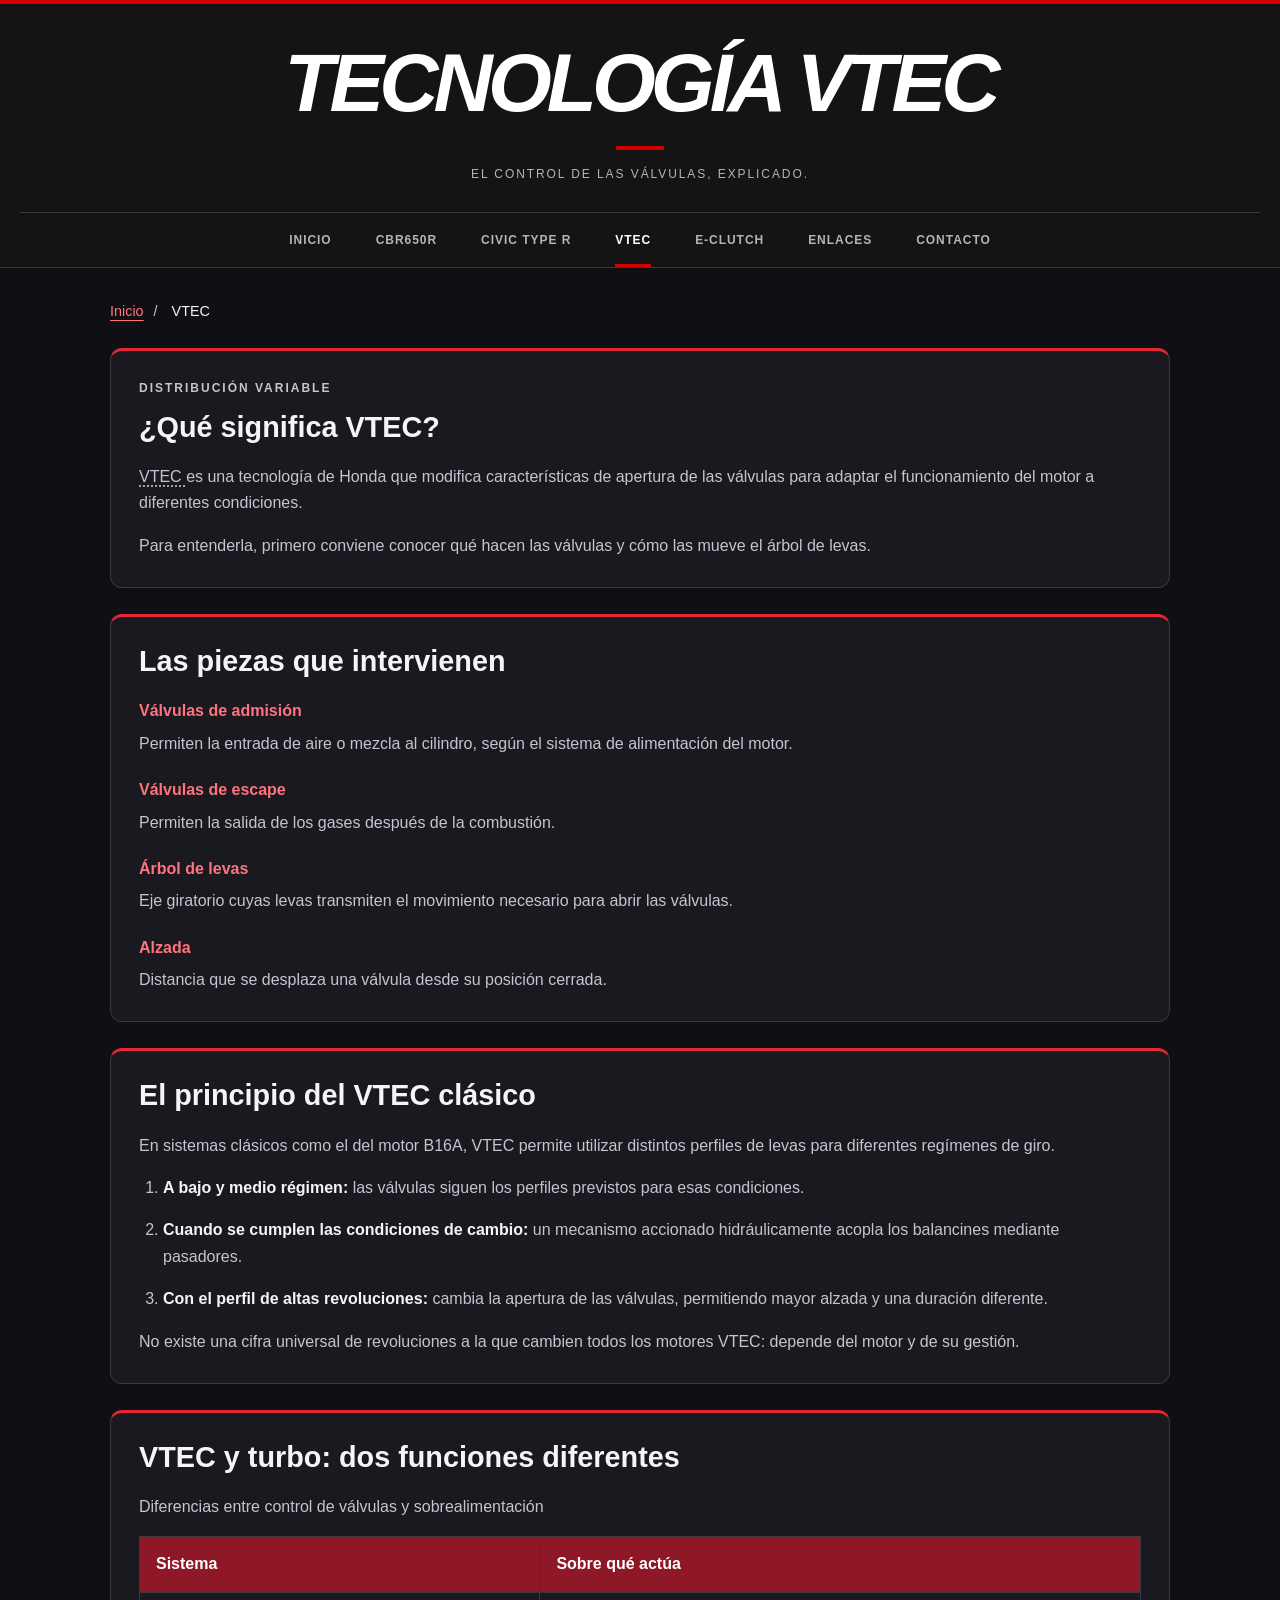
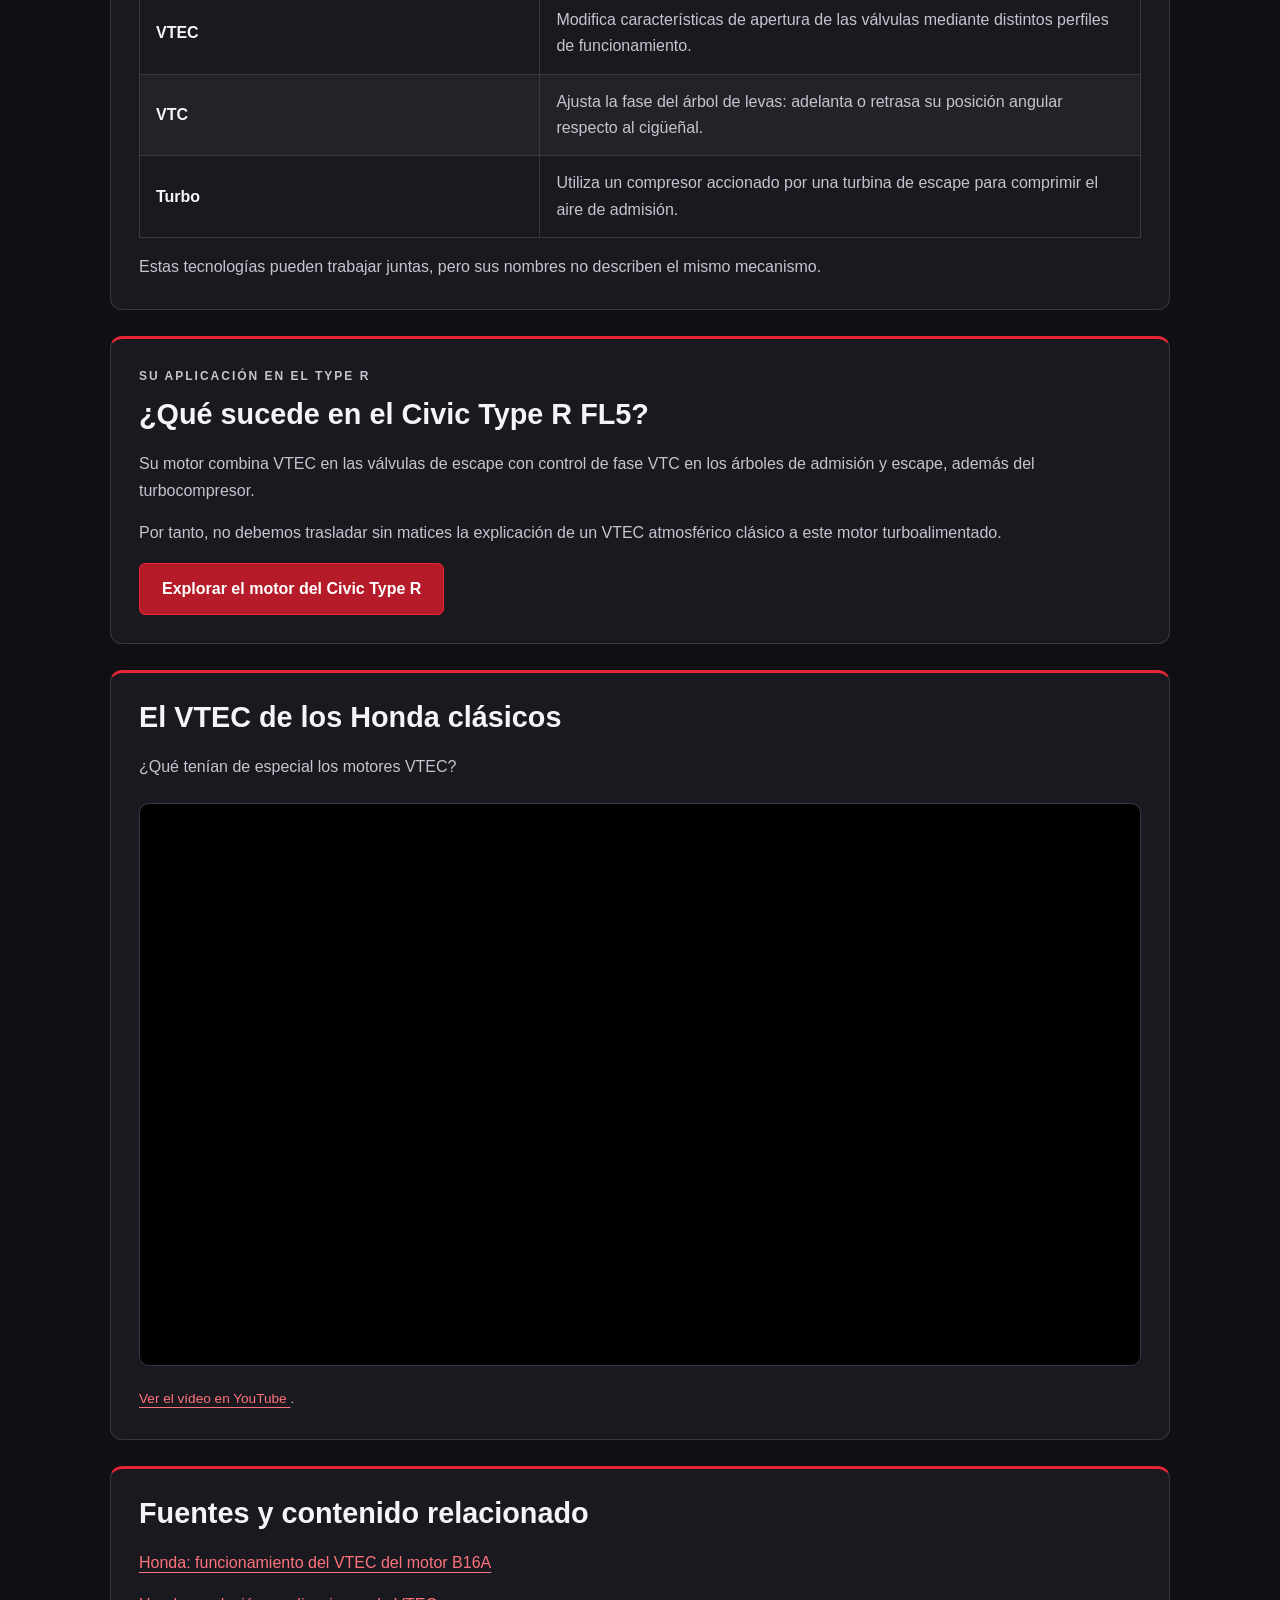
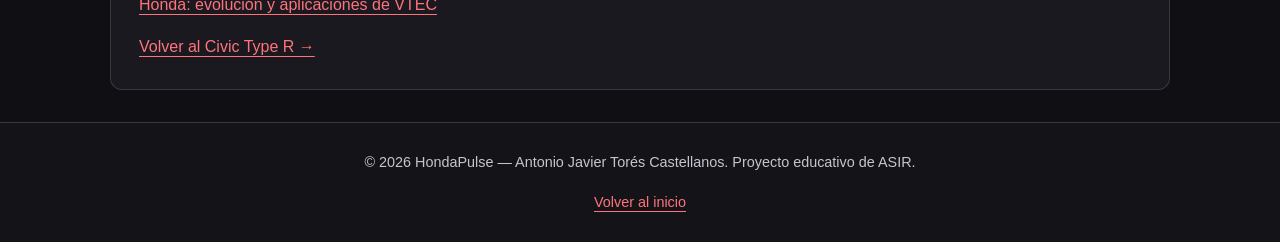
<file: tecnologias/VTEC.html>
<!DOCTYPE html>
<html lang="es">

<head>
    <meta charset="UTF-8">
    <meta name="viewport" content="width=device-width, initial-scale=1.0">

    <title>Que es VTEC y cómo funciona | HondaPulse</title>

    <meta name="description"
          content="Entiende la tecnología VTEC de Honda: válvulas, perfiles de levas y diferencias entre el sistema clásico y su aplicación en el Civic Type R turbo.">

    <meta name="author" content="Antonio Javier Torés Castellanos">
    <meta name="robots" content="index, follow">

    <link rel="canonical"
          href="https://antoniojtc.github.io/tecnologias/VTEC.html">

    <link rel="icon" href="../Favicon/favicon.ico">
    <link rel="stylesheet" href="../estilo.css">
</head>

<body>

    <header class="cabecera">
        <h1>Tecnología VTEC</h1>
        <p>El control de las válvulas, explicado.</p>

        <nav aria-label="Navegación principal">
            <ul class="menu">
                <li><a href="../index.html">Inicio</a></li>
                <li><a href="../Modelos/CBR650R.html">CBR650R</a></li>
                <li><a href="../Modelos/civic-type-r.html">Civic Type R</a></li>
                <li><a href="VTEC.html" aria-current="page">VTEC</a></li>
                <li><a href="E-CLUTCH.html">E-Clutch</a></li>
                <li><a href="../enlaces.html">Enlaces</a></li>
                <li><a href="../contacto.html">Contacto</a></li>
            </ul>
        </nav>
    </header>

    <main>

        <nav class="migas" aria-label="Migas de pan">
            <ol>
                <li>
                    <a href="../index.html">Inicio</a>
                </li>
                <li>
                    <span aria-current="page">VTEC</span>
                </li>
            </ol>
        </nav>

        <section class="tarjeta">
            <p class="etiqueta">DISTRIBUCIÓN VARIABLE</p>
            <h2>¿Qué significa VTEC?</h2>

            <p>
                <abbr title="Variable Valve Timing and Lift Electronic Control">
                    VTEC
                </abbr>
                es una tecnología de Honda que modifica características
                de apertura de las válvulas para adaptar el funcionamiento
                del motor a diferentes condiciones.
            </p>

            <p>
                Para entenderla, primero conviene conocer
                qué hacen las válvulas y cómo las mueve
                el árbol de levas.
            </p>
        </section>

        <section class="tarjeta">
            <h2>Las piezas que intervienen</h2>

            <dl class="conceptos">
                <dt>Válvulas de admisión</dt>
                <dd>
                    Permiten la entrada de aire o mezcla al cilindro,
                    según el sistema de alimentación del motor.
                </dd>

                <dt>Válvulas de escape</dt>
                <dd>
                    Permiten la salida de los gases después
                    de la combustión.
                </dd>

                <dt>Árbol de levas</dt>
                <dd>
                    Eje giratorio cuyas levas transmiten el movimiento
                    necesario para abrir las válvulas.
                </dd>

                <dt>Alzada</dt>
                <dd>
                    Distancia que se desplaza una válvula
                    desde su posición cerrada.
                </dd>
            </dl>
        </section>

        <section class="tarjeta">
            <h2>El principio del VTEC clásico</h2>

            <p>
                En sistemas clásicos como el del motor B16A,
                VTEC permite utilizar distintos perfiles de levas
                para diferentes regímenes de giro.
            </p>

            <ol class="pasos">
                <li>
                    <strong>A bajo y medio régimen:</strong>
                    las válvulas siguen los perfiles previstos
                    para esas condiciones.
                </li>

                <li>
                    <strong>Cuando se cumplen las condiciones de cambio:</strong>
                    un mecanismo accionado hidráulicamente
                    acopla los balancines mediante pasadores.
                </li>

                <li>
                    <strong>Con el perfil de altas revoluciones:</strong>
                    cambia la apertura de las válvulas,
                    permitiendo mayor alzada y una duración diferente.
                </li>
            </ol>

            <p>
                No existe una cifra universal de revoluciones
                a la que cambien todos los motores VTEC:
                depende del motor y de su gestión.
            </p>
        </section>

        <section class="tarjeta">
            <h2>VTEC y turbo: dos funciones diferentes</h2>

            <div class="tabla-contenedor">
                <table class="tabla-datos">
                    <caption>
                        Diferencias entre control de válvulas
                        y sobrealimentación
                    </caption>

                    <thead>
                        <tr>
                            <th scope="col">Sistema</th>
                            <th scope="col">Sobre qué actúa</th>
                        </tr>
                    </thead>

                    <tbody>
                        <tr>
                            <th scope="row">VTEC</th>
                            <td>
                                Modifica características de apertura
                                de las válvulas mediante distintos
                                perfiles de funcionamiento.
                            </td>
                        </tr>

                        <tr>
                            <th scope="row">VTC</th>
                            <td>
                                Ajusta la fase del árbol de levas:
                                adelanta o retrasa su posición angular
                                respecto al cigüeñal.
                            </td>
                        </tr>

                        <tr>
                            <th scope="row">Turbo</th>
                            <td>
                                Utiliza un compresor accionado por una
                                turbina de escape para comprimir
                                el aire de admisión.
                            </td>
                        </tr>
                    </tbody>
                </table>
            </div>

            <p>
                Estas tecnologías pueden trabajar juntas,
                pero sus nombres no describen el mismo mecanismo.
            </p>
        </section>

        <section class="tarjeta">
            <p class="etiqueta">SU APLICACIÓN EN EL TYPE R</p>
            <h2>¿Qué sucede en el Civic Type R FL5?</h2>

            <p>
                Su motor combina VTEC en las válvulas de escape
                con control de fase VTC en los árboles de admisión
                y escape, además del turbocompresor.
            </p>

            <p>
                Por tanto, no debemos trasladar sin matices
                la explicación de un VTEC atmosférico clásico
                a este motor turboalimentado.
            </p>

            <a class="boton"
               href="../Modelos/civic-type-r/motor.html">
                Explorar el motor del Civic Type R
            </a>
        </section>

        <section class="tarjeta">
    <h2>El VTEC de los Honda clásicos</h2>

    <p>
        ¿Qué tenían de especial los motores VTEC?
    </p>

    <div class="video-contenedor">
    <iframe
        src="https://www.youtube.com/embed/57o0x9DXRa0"
        title="Vídeo sobre Honda y la tecnología VTEC"
        loading="lazy"
        allow="accelerometer; autoplay; clipboard-write; encrypted-media; gyroscope; picture-in-picture; web-share"
        referrerpolicy="strict-origin-when-cross-origin"
        allowfullscreen>
    </iframe>
</div>

    <p class="fuente">
        <a href="https://youtu.be/57o0x9DXRa0?si=-2KJUxiuxx6CX6TQ">
            Ver el vídeo en YouTube
        </a>.
    </p>
</section>

        <aside class="tarjeta">
            <h2>Fuentes y contenido relacionado</h2>

            <p>
                <a href="https://global.honda/en/tech/engine/car/B16A_integra_vtec/">
                    Honda: funcionamiento del VTEC del motor B16A
                </a>
            </p>

            <p>
                <a href="https://hondanews.com/en-US/honda-automobiles/releases/vtec">
                    Honda: evolución y aplicaciones de VTEC
                </a>
            </p>

            <p>
                <a href="../Modelos/civic-type-r.html">
                    Volver al Civic Type R →
                </a>
            </p>
        </aside>

    </main>

    <footer>
        <p>
            &copy; 2026 HondaPulse — Antonio Javier Torés Castellanos.
            Proyecto educativo de ASIR.
        </p>

        <p><a href="../index.html">Volver al inicio</a></p>
    </footer>

</body>
</html>
</file>
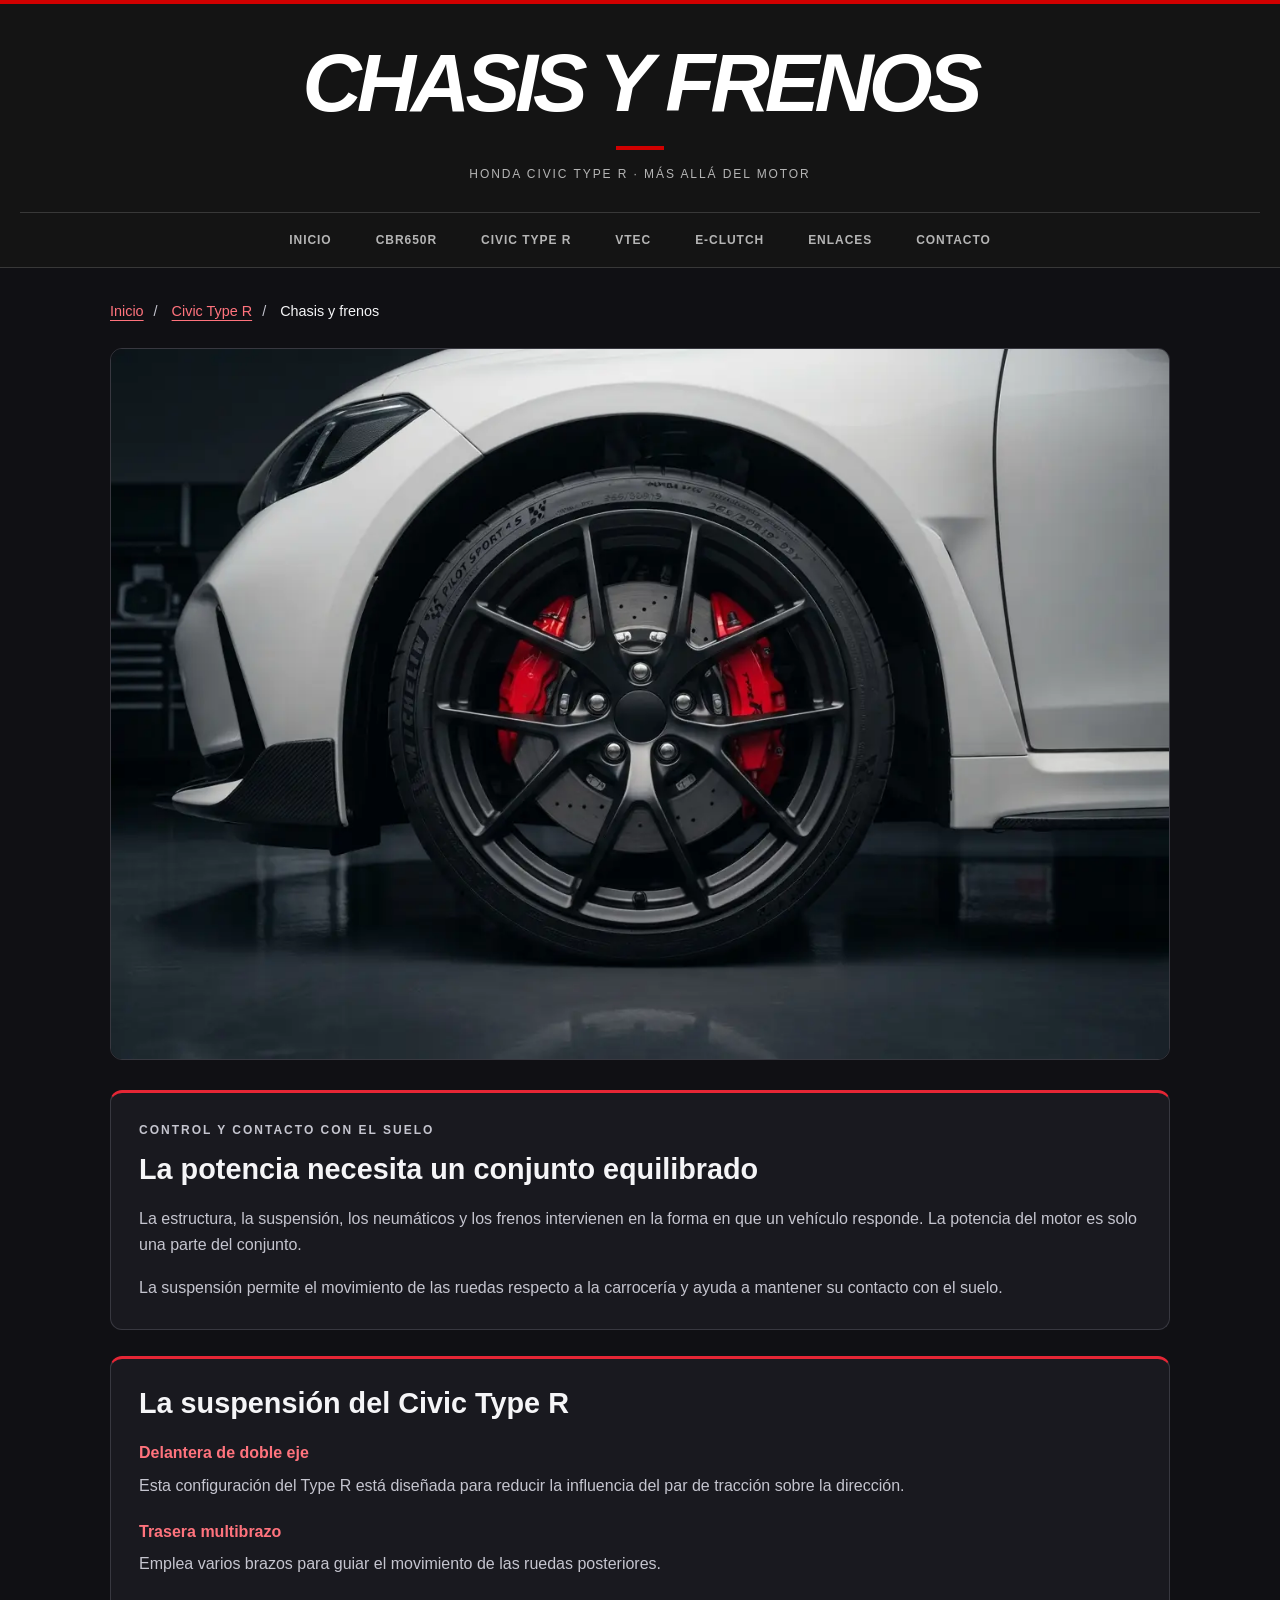
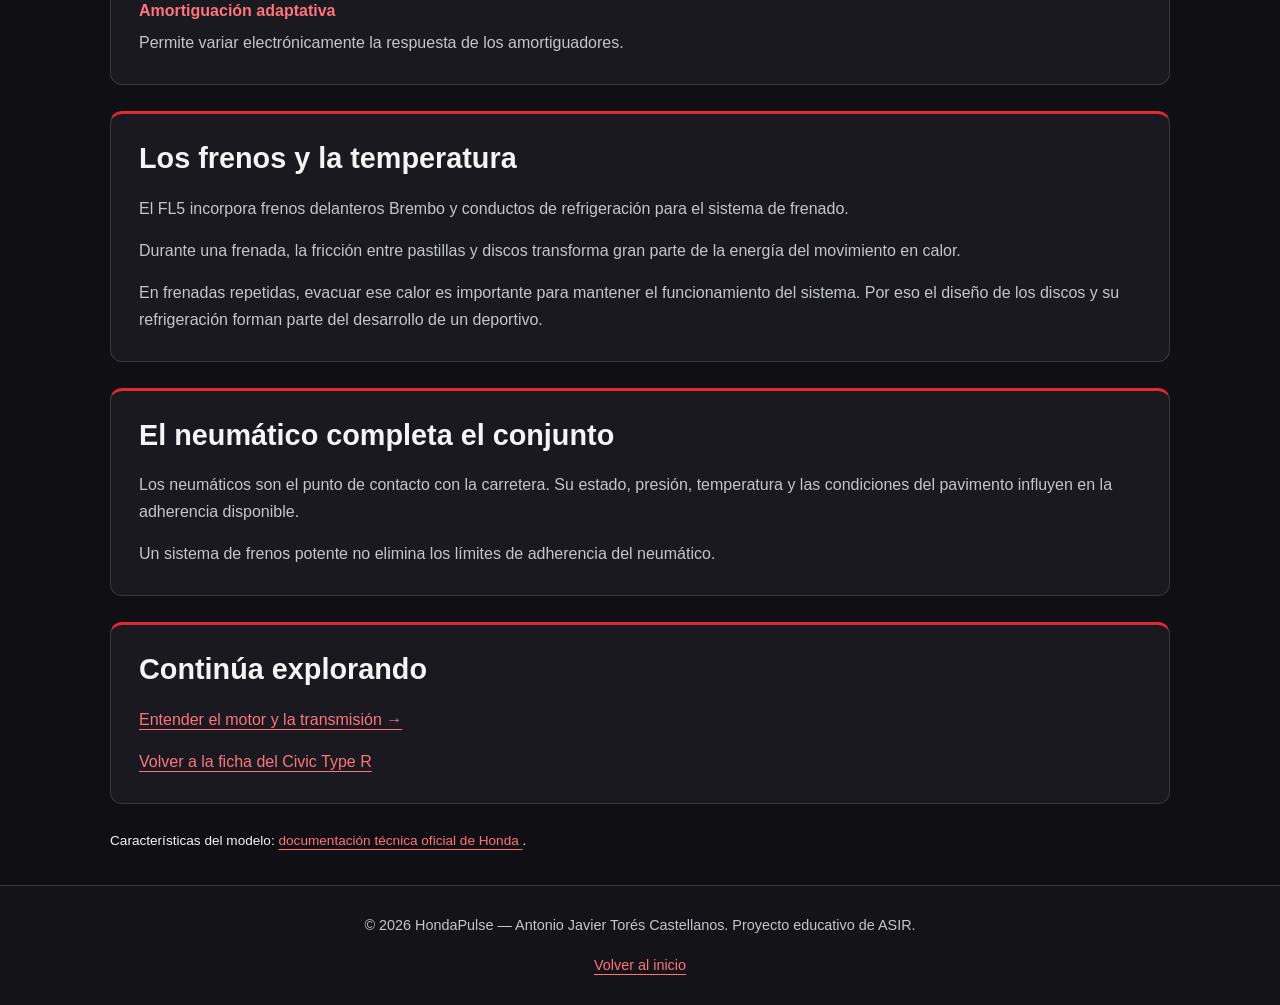
<file: Modelos/civic-type-r/chasis.html>
<!DOCTYPE html>
<html lang="es">

<head>
    <meta charset="UTF-8">
    <meta name="viewport" content="width=device-width, initial-scale=1.0">

    <title>Chasis, suspensión y frenos del Civic Type R | HondaPulse</title>

    <meta name="description"
          content="Descubre el chasis del Honda Civic Type R FL5: suspensión delantera de doble eje, suspensión trasera multibrazo y sistema de frenado.">

    <meta name="author" content="Antonio Javier Torés Castellanos">
    <meta name="robots" content="index, follow">

    <link rel="canonical"
          href="https://antoniojtc.github.io/Modelos/civic-type-r/chasis.html">

    <link rel="icon" href="../../Favicon/favicon.ico">
    <link rel="stylesheet" href="../../estilo.css">
</head>

<body>

    <header class="cabecera">
        <h1>Chasis y frenos</h1>
        <p>Honda Civic Type R · Más allá del motor</p>

        <nav aria-label="Navegación principal">
            <ul class="menu">
                <li><a href="../../index.html">Inicio</a></li>
                <li><a href="../CBR650R.html">CBR650R</a></li>
                <li><a href="../civic-type-r.html">Civic Type R</a></li>
                <li><a href="../../tecnologias/VTEC.html">VTEC</a></li>
                <li><a href="../../tecnologias/E-CLUTCH.html">E-Clutch</a></li>
                <li><a href="../../enlaces.html">Enlaces</a></li>
                <li><a href="../../contacto.html">Contacto</a></li>
            </ul>
        </nav>
    </header>

    <main>

        <nav class="migas" aria-label="Migas de pan">
            <ol>
                <li>
                    <a href="../../index.html">Inicio</a>
                </li>
                <li>
                    <a href="../civic-type-r.html">Civic Type R</a>
                </li>
                <li>
                    <span aria-current="page">Chasis y frenos</span>
                </li>
            </ol>
        </nav>
        <figure class="foto-modelo">
    <img
        src="../../imagenes/civic-frenos.webp"
        alt="Ilustración de una rueda deportiva con disco y pinza de freno visibles"
        width="1200"
        height="800">

    
</figure>

        <section class="tarjeta">
            <p class="etiqueta">CONTROL Y CONTACTO CON EL SUELO</p>
            <h2>La potencia necesita un conjunto equilibrado</h2>

            <p>
                La estructura, la suspensión, los neumáticos y los frenos
                intervienen en la forma en que un vehículo responde.
                La potencia del motor es solo una parte del conjunto.
            </p>

            <p>
                La suspensión permite el movimiento de las ruedas
                respecto a la carrocería y ayuda a mantener
                su contacto con el suelo.
            </p>
        </section>

        <section class="tarjeta">
            <h2>La suspensión del Civic Type R</h2>

            <dl class="conceptos">
                <dt>Delantera de doble eje</dt>
                <dd>
                    Esta configuración del Type R está diseñada para
                    reducir la influencia del par de tracción
                    sobre la dirección.
                </dd>

                <dt>Trasera multibrazo</dt>
                <dd>
                    Emplea varios brazos para guiar el movimiento
                    de las ruedas posteriores.
                </dd>

                <dt>Amortiguación adaptativa</dt>
                <dd>
                    Permite variar electrónicamente la respuesta
                    de los amortiguadores.
                </dd>
            </dl>
        </section>

        <section class="tarjeta">
            <h2>Los frenos y la temperatura</h2>

            <p>
                El FL5 incorpora frenos delanteros Brembo
                y conductos de refrigeración para el sistema de frenado.
            </p>

            <p>
                Durante una frenada, la fricción entre pastillas
                y discos transforma gran parte de la energía
                del movimiento en calor.
            </p>

            <p>
                En frenadas repetidas, evacuar ese calor es importante
                para mantener el funcionamiento del sistema.
                Por eso el diseño de los discos y su refrigeración
                forman parte del desarrollo de un deportivo.
            </p>
        </section>

        <section class="tarjeta">
            <h2>El neumático completa el conjunto</h2>

            <p>
                Los neumáticos son el punto de contacto con la carretera.
                Su estado, presión, temperatura y las condiciones
                del pavimento influyen en la adherencia disponible.
            </p>

            <p>
                Un sistema de frenos potente no elimina los límites
                de adherencia del neumático.
            </p>
        </section>

        <aside class="tarjeta">
            <h2>Continúa explorando</h2>

            <p>
                <a href="motor.html">
                    Entender el motor y la transmisión →
                </a>
            </p>

            <p>
                <a href="../civic-type-r.html">
                    Volver a la ficha del Civic Type R
                </a>
            </p>
        </aside>

        <p class="fuente">
            Características del modelo:
            <a href="https://hondanews.eu/es/es/cars/media/pressreleases/430226/honda-civic-type-r-2022">
                documentación técnica oficial de Honda
            </a>.
        </p>

    </main>

    <footer>
        <p>
            &copy; 2026 HondaPulse — Antonio Javier Torés Castellanos.
            Proyecto educativo de ASIR.
        </p>

        <p><a href="../../index.html">Volver al inicio</a></p>
    </footer>

</body>
</html>
</file>
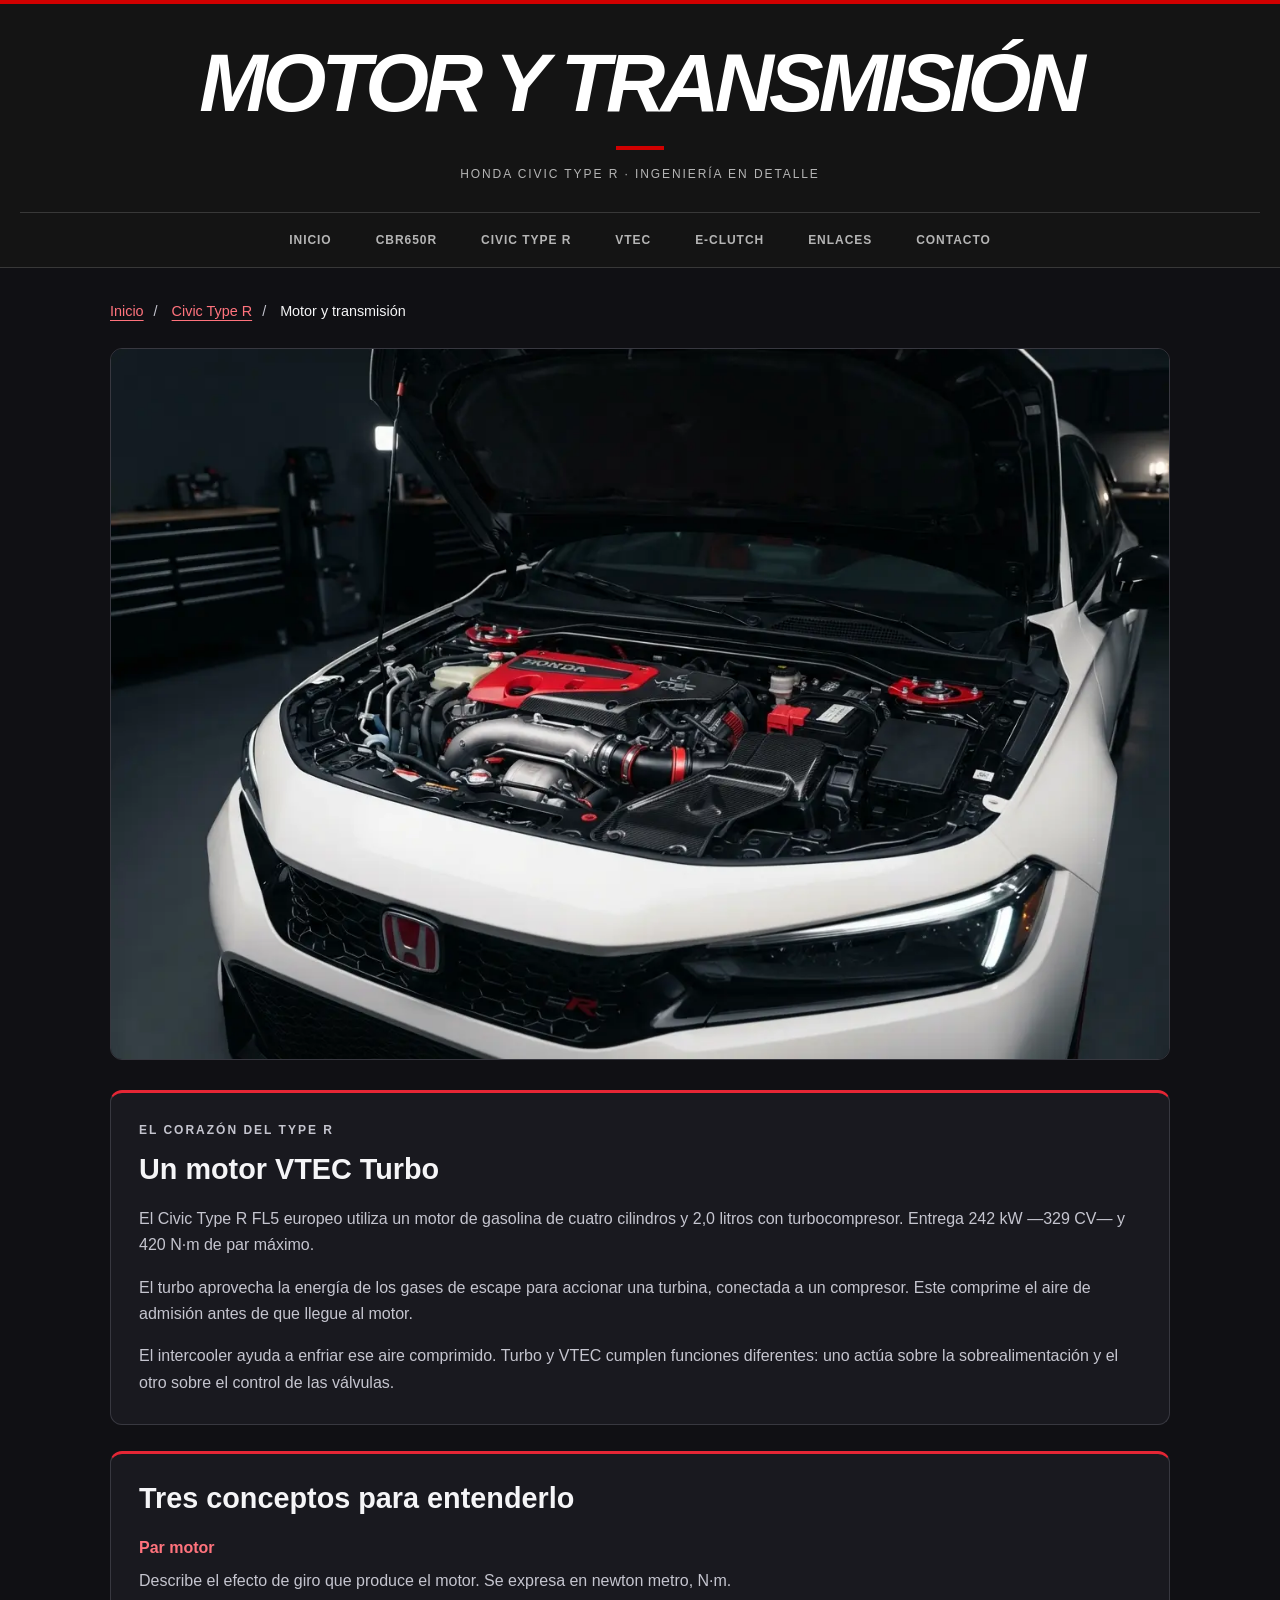
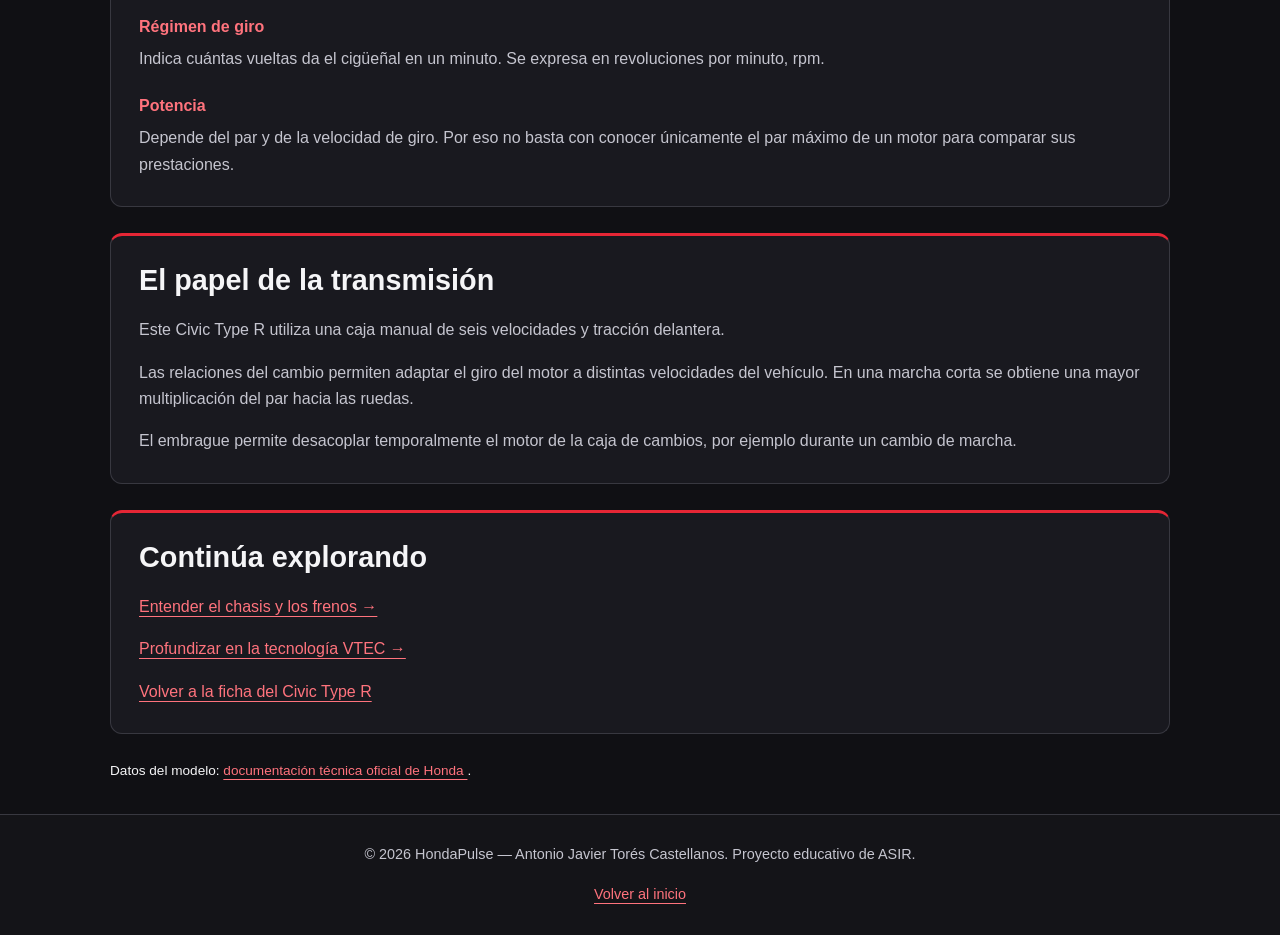
<file: Modelos/civic-type-r/motor.html>
<!DOCTYPE html>
<html lang="es">

<head>
    <meta charset="UTF-8">
    <meta name="viewport" content="width=device-width, initial-scale=1.0">

    <title>Motor y transmisión del Civic Type R | HondaPulse</title>

    <meta name="description"
          content="Conoce el motor VTEC Turbo y la transmisión manual del Honda Civic Type R FL5. Explicaciones sobre turbo, potencia, par y cambio de marchas.">

    <meta name="author" content="Antonio Javier Torés Castellanos">
    <meta name="robots" content="index, follow">

    <link rel="canonical"
          href="https://antoniojtc.github.io/Modelos/civic-type-r/motor.html">

    <link rel="icon" href="../../Favicon/favicon.ico">
    <link rel="stylesheet" href="../../estilo.css">
</head>

<body>

    <header class="cabecera">
        <h1>Motor y transmisión</h1>
        <p>Honda Civic Type R · Ingeniería en detalle</p>

        <nav aria-label="Navegación principal">
            <ul class="menu">
                <li><a href="../../index.html">Inicio</a></li>
                <li><a href="../CBR650R.html">CBR650R</a></li>
                <li><a href="../civic-type-r.html">Civic Type R</a></li>
                <li><a href="../../tecnologias/VTEC.html">VTEC</a></li>
                <li><a href="../../tecnologias/E-CLUTCH.html">E-Clutch</a></li>
                <li><a href="../../enlaces.html">Enlaces</a></li>
                <li><a href="../../contacto.html">Contacto</a></li>
            </ul>
        </nav>
    </header>

    <main>
        

        <nav class="migas" aria-label="Migas de pan">
            <ol>
                <li>
                    <a href="../../index.html">Inicio</a>
                </li>
                <li>
                    <a href="../civic-type-r.html">Civic Type R</a>
                </li>
                <li>
                    <span aria-current="page">Motor y transmisión</span>
                </li>
            </ol>
        </nav>
        <figure class="foto-modelo">
    <img
        src="../../imagenes/civic-motor.webp"
        alt="Ilustración de un vano motor deportivo con el capó abierto"
        width="1200"
        height="800">

    
</figure>

        <section class="tarjeta">
            <p class="etiqueta">EL CORAZÓN DEL TYPE R</p>
            <h2>Un motor VTEC Turbo</h2>

            <p>
                El Civic Type R FL5 europeo utiliza un motor de gasolina
                de cuatro cilindros y 2,0 litros con turbocompresor.
                Entrega 242 kW —329 CV— y 420 N·m de par máximo.
            </p>

            <p>
                El turbo aprovecha la energía de los gases de escape
                para accionar una turbina, conectada a un compresor.
                Este comprime el aire de admisión antes de que llegue
                al motor.
            </p>

            <p>
                El intercooler ayuda a enfriar ese aire comprimido.
                Turbo y VTEC cumplen funciones diferentes:
                uno actúa sobre la sobrealimentación y el otro
                sobre el control de las válvulas.
            </p>
        </section>

        <section class="tarjeta">
            <h2>Tres conceptos para entenderlo</h2>

            <dl class="conceptos">
                <dt>Par motor</dt>
                <dd>
                    Describe el efecto de giro que produce el motor.
                    Se expresa en newton metro, N·m.
                </dd>

                <dt>Régimen de giro</dt>
                <dd>
                    Indica cuántas vueltas da el cigüeñal en un minuto.
                    Se expresa en revoluciones por minuto, rpm.
                </dd>

                <dt>Potencia</dt>
                <dd>
                    Depende del par y de la velocidad de giro.
                    Por eso no basta con conocer únicamente
                    el par máximo de un motor para comparar sus prestaciones.
                </dd>
            </dl>
        </section>

        <section class="tarjeta">
            <h2>El papel de la transmisión</h2>

            <p>
                Este Civic Type R utiliza una caja manual de seis
                velocidades y tracción delantera.
            </p>

            <p>
                Las relaciones del cambio permiten adaptar el giro
                del motor a distintas velocidades del vehículo.
                En una marcha corta se obtiene una mayor multiplicación
                del par hacia las ruedas.
            </p>

            <p>
                El embrague permite desacoplar temporalmente el motor
                de la caja de cambios, por ejemplo durante
                un cambio de marcha.
            </p>
        </section>

        <aside class="tarjeta">
            <h2>Continúa explorando</h2>

            <p>
                <a href="chasis.html">
                    Entender el chasis y los frenos →
                </a>
            </p>

            <p>
                <a href="../../tecnologias/VTEC.html">
                    Profundizar en la tecnología VTEC →
                </a>
            </p>

            <p>
                <a href="../civic-type-r.html">
                    Volver a la ficha del Civic Type R
                </a>
            </p>
        </aside>

        <p class="fuente">
            Datos del modelo:
            <a href="https://hondanews.eu/es/es/cars/media/pressreleases/430226/honda-civic-type-r-2022">
                documentación técnica oficial de Honda
            </a>.
        </p>

    </main>

    <footer>
        <p>
            &copy; 2026 HondaPulse — Antonio Javier Torés Castellanos.
            Proyecto educativo de ASIR.
        </p>

        <p><a href="../../index.html">Volver al inicio</a></p>
    </footer>

</body>
</html>
</file>
<file: estilo.css>
/* =====================================
   HONDAPULSE — HOJA DE ESTILOS COMÚN
   ===================================== */

:root {
    --fondo: #101014;
    --superficie: #19191f;
    --texto: #f5f5f7;
    --secundario: #c5c5cf;
    --rojo: #e52635;
    --rojo-claro: #ff737d;
    --borde: #383840;
}

* {
    margin: 0;
    padding: 0;
    box-sizing: border-box;
}

html {
    font-size: 16px;
}

body {
    min-height: 100vh;
    font-family: Arial, Helvetica, sans-serif;
    line-height: 1.65;
    color: var(--texto);
    background-color: var(--fondo);
}

h1,
h2,
h3 {
    line-height: 1.15;
    overflow-wrap: anywhere;
}

p {
    margin-bottom: 16px;
}

p:last-child {
    margin-bottom: 0;
}

a {
    color: var(--rojo-claro);
    text-underline-offset: 4px;
    overflow-wrap: anywhere;
}

a:hover {
    color: #ffffff;
}

a:focus-visible {
    outline: 3px solid #ffffff;
    outline-offset: 5px;
}

img,
video {
    display: block;
    max-width: 100%;
    height: auto;
}
main {
    width: min(1100px, 100%);
    margin: 32px auto;
    padding: 0 20px;
}

main.portada {
    width: min(1200px, 100%);
    margin: 24px auto 60px;
}

.hero {
    position: relative;
    display: flex;
    align-items: center;
    min-height: 520px;
    padding: 55px;
    overflow: hidden;
    isolation: isolate;
    background-color: var(--superficie);
    border: 1px solid var(--borde);
    border-radius: 12px;
}

.hero > img {
    position: absolute;
    inset: 0;
    width: 100%;
    height: 100%;
    object-fit: cover;
    z-index: -2;
}

.hero::before {
    content: "";
    position: absolute;
    inset: 0;
    background: linear-gradient(
        90deg,
        rgba(0, 0, 0, 0.92),
        rgba(0, 0, 0, 0.55) 55%,
        rgba(0, 0, 0, 0.12)
    );
    z-index: -1;
}

.hero-contenido {
    max-width: 650px;
}

.etiqueta {
    display: block;
    margin-bottom: 12px;
    color: var(--rojo-claro);
    font-size: 0.75rem;
    font-weight: bold;
    letter-spacing: 2px;
}

.hero h2 {
    margin-bottom: 22px;
    font-size: clamp(2.4rem, 6vw, 4.6rem);
    letter-spacing: -2px;
}

.hero-contenido > p:not(.etiqueta) {
    max-width: 370px;
    margin-bottom: 28px;
    color: #e3e3e8;
    font-size: 1.1rem;
}

.boton {
    display: inline-block;
    padding: 12px 22px;
    color: #ffffff;
    background-color: #b51b28;
    border: 1px solid var(--rojo);
    border-radius: 6px;
    font-weight: bold;
    text-decoration: none;
}

.boton:hover {
    background-color: #d22030;
}

/* Secciones de la portada */

.escaparate {
    margin-top: 55px;
    scroll-margin-top: 20px;
}

.escaparate > h2 {
    margin-bottom: 26px;
    font-size: clamp(1.6rem, 3vw, 2.2rem);
}

.rejilla-modelos,
.rejilla-tecnologias {
    display: grid;
    grid-template-columns: repeat(2, minmax(0, 1fr));
    gap: 24px;
}


.modelo {
    min-width: 0;
    overflow: hidden;
    background-color: var(--superficie);
    border: 1px solid var(--borde);
    border-radius: 12px;
}

.modelo > a {
    display: block;
    height: 100%;
    color: var(--texto);
    text-decoration: none;
}

.modelo img {
    width: 100%;
    aspect-ratio: 3 / 2;
    object-fit: cover;
}

.modelo-contenido {
    padding: 26px;
}

.modelo h3 {
    margin-bottom: 12px;
    font-size: 2rem;
}

.modelo-contenido > p:not(.etiqueta) {
    color: var(--secundario);
}

.modelo-acceso {
    display: inline-block;
    margin-top: 8px;
    color: var(--rojo-claro);
    font-weight: bold;
}

.modelo:hover {
    border-color: var(--rojo);
}

.modelo > a:focus-visible {
    outline-offset: -5px;
}

.tecnologia-enlace {
    display: block;
    min-width: 0;
    padding: 30px;
    color: var(--texto);
    background-color: var(--superficie);
    border: 1px solid var(--borde);
    border-left: 4px solid var(--rojo);
    border-radius: 8px;
    text-decoration: none;
}

.tecnologia-enlace h3 {
    margin-bottom: 14px;
    font-size: 2rem;
}

.tecnologia-enlace > p {
    color: var(--secundario);
}

.tecnologia-enlace:hover {
    background-color: #24242c;
    border-color: var(--rojo);
}

/* Bloques de contenido de las páginas interiores */

.tarjeta {
    margin-bottom: 26px;
    padding: 28px;
    background-color: var(--superficie);
    border: 1px solid var(--borde);
    border-top: 3px solid var(--rojo);
    border-radius: 12px;
}

.tarjeta h2 {
    margin-bottom: 20px;
    font-size: 1.8rem;
}

.tarjeta h3 {
    margin: 24px 0 12px;
    color: var(--rojo-claro);
}

.tarjeta p {
    color: var(--secundario);
}

footer {
    padding: 28px 20px;
    color: var(--secundario);
    background-color: #141418;
    border-top: 1px solid var(--borde);
    text-align: center;
    font-size: 0.9rem;
}

.redes {
    display: flex;
    flex-wrap: wrap;
    justify-content: center;
    gap: 12px;
    margin-top: 18px;
    padding: 0;
    list-style: none;
}

.redes a {
    display: flex;
    align-items: center;
    gap: 8px;
    padding: 9px 12px;
    color: var(--texto);
    border: 1px solid var(--borde);
    border-radius: 6px;
    text-decoration: none;
}

.redes a:hover {
    background-color: #25252d;
    border-color: var(--rojo);
}

.redes img {
    width: 20px;
    height: 20px;
    object-fit: contain;
    flex-shrink: 0;
}

.migas {
    margin-bottom: 24px;
}

.migas ol {
    display: flex;
    flex-wrap: wrap;
    gap: 10px;
    padding: 0;
    list-style: none;
    color: var(--secundario);
    font-size: 0.9rem;
}

.migas li + li::before {
    content: "/";
    margin-right: 10px;
    color: var(--secundario);
}

.migas [aria-current="page"] {
    color: var(--texto);
}

.foto-modelo {
    margin-bottom: 30px;
    overflow: hidden;
    background-color: var(--superficie);
    border: 1px solid var(--borde);
    border-radius: 12px;
}

.foto-modelo img {
    width: 100%;
    height: auto;
}

.foto-modelo figcaption {
    padding: 14px 20px;
    color: var(--secundario);
    font-size: 0.85rem;
}

.tabla-contenedor {
    overflow-x: auto;
    margin-bottom: 16px;
}

.tabla-datos {
    width: 100%;
    border-collapse: collapse;
    text-align: left;
}

.tabla-datos caption {
    padding: 0 0 16px;
    color: var(--secundario);
    text-align: left;
}

.tabla-datos th,
.tabla-datos td {
    padding: 14px 16px;
    border: 1px solid var(--borde);
}

.tabla-datos thead {
    color: #ffffff;
    background-color: #8f1826;
}

.tabla-datos tbody th {
    width: 40%;
    color: var(--texto);
}

.tabla-datos tbody td {
    color: var(--secundario);
}

.tabla-datos tbody tr:nth-child(even) {
    background-color: rgba(255, 255, 255, 0.04);
}

.tabla-datos tbody tr:hover {
    background-color: rgba(207, 152, 157, 0.12);
}

.tabla-datos tfoot {
    color: var(--secundario);
    font-size: 0.85rem;
}

.fuente {
    font-size: 0.85rem;
}

/* Enlaces del pie sobre fondo oscuro */
footer a {
    color: #ff737d;
}

footer a:hover {
    color: #ffffff;
}

.conceptos dt {
    margin-top: 20px;
    margin-bottom: 6px;
    color: var(--rojo-claro);
    font-weight: bold;
}

.conceptos dt:first-child {
    margin-top: 0;
}

.conceptos dd {
    margin-left: 0;
    color: var(--secundario);
}

.pasos {
    padding-left: 24px;
    color: var(--secundario);
}

.pasos li {
    margin-bottom: 16px;
}

.pasos strong {
    color: var(--texto);
}


abbr[title] {
    text-decoration: underline dotted;
    text-underline-offset: 4px;
}


.video-contenedor {
    width: 100%;
    aspect-ratio: 16 / 9;
    margin: 22px 0;
    overflow: hidden;
    background-color: #000000;
    border: 1px solid var(--borde);
    border-radius: 10px;
}

.video-contenedor iframe {
    display: block;
    width: 100%;
    height: 100%;
    border: 0;
}

.aviso-formulario {
    margin: 20px 0;
    padding: 16px;
    background-color: var(--fondo);
    border-left: 4px solid var(--rojo);
    border-radius: 6px;
}

.formulario-contacto {
    margin-top: 24px;
}

.formulario-contacto fieldset {
    min-width: 0;
    margin-bottom: 24px;
    padding: 20px;
    border: 1px solid var(--borde);
    border-radius: 10px;
}

.formulario-contacto legend {
    padding: 0 10px;
    color: var(--texto);
    font-weight: bold;
}

.formulario-contacto .campo {
    margin-bottom: 20px;
}

.formulario-contacto .campo:last-child {
    margin-bottom: 0;
}

.formulario-contacto label {
    display: block;
    margin-bottom: 8px;
    color: var(--texto);
    font-weight: bold;
}

.formulario-contacto input,
.formulario-contacto select,
.formulario-contacto textarea {
    display: block;
    width: 100%;
    padding: 12px 14px;
    color: var(--texto);
    background-color: var(--fondo);
    border: 1px solid var(--borde);
    border-radius: 6px;
    font: inherit;
    box-sizing: border-box;
    color-scheme: dark;
}

.formulario-contacto textarea {
    min-height: 160px;
    resize: vertical;
}

.formulario-contacto input:focus-visible,
.formulario-contacto select:focus-visible,
.formulario-contacto textarea:focus-visible,
.formulario-contacto button:focus-visible {
    outline: 2px solid var(--rojo-claro);
    outline-offset: 3px;
}

.formulario-contacto .ayuda-formulario {
    margin: 8px 0 16px;
    color: var(--secundario);
    font-size: 0.9rem;
}

.acciones-formulario {
    display: flex;
    flex-wrap: wrap;
    gap: 12px;
    margin-top: 20px;
}

.formulario-contacto button {
    font: inherit;
    cursor: pointer;
}

.formulario-contacto .boton-secundario {
    color: var(--texto);
    background: transparent;
    border: 1px solid var(--borde);
}

.formulario-contacto .boton-secundario:hover {
    background: var(--fondo);
    border-color: var(--rojo);
}

.formulario-contacto button:disabled {
    color: var(--secundario);
    background: var(--borde);
    border: 1px solid var(--borde);
    opacity: 0.7;
    cursor: not-allowed;
    transform: none;
    box-shadow: none;
}

.cabecera {
    display: block;
    padding: 34px 20px 0;
    text-align: center;
    color: #ffffff;
    background: #141414;
    border-top: 4px solid #d10000;
    border-bottom: 1px solid #383838;
}

.cabecera h1 {
    margin: 0;
    padding: 0;

    font-family: Arial, Helvetica, sans-serif;
    font-size: clamp(42px, 7vw, 82px);
    font-weight: 900;
    font-style: italic;
    line-height: 1.1;
    letter-spacing: -0.06em;
    text-transform: uppercase;

    color: #ffffff;
}

.cabecera h1::after {
    content: "";
    display: block;

    width: 48px;
    height: 4px;
    margin: 18px auto 15px;

    background-color: #d10000;
}

.cabecera p {
    margin: 0;
    padding: 0;

    color: #b5b5b5;
    font-family: Arial, Helvetica, sans-serif;
    font-size: 12px;
    font-weight: normal;
    line-height: 1.6;
    letter-spacing: 0.16em;
    text-transform: uppercase;
}

.cabecera > nav {
    display: block;
    width: 100%;
    margin: 28px 0 0;
    padding: 0;

    border-top: 1px solid #383838;
}

.cabecera .menu {
    display: flex;
    flex-wrap: wrap;
    justify-content: center;
    align-items: stretch;
    gap: 0;

    max-width: 1100px;
    margin: 0 auto;
    padding: 0;

    list-style: none;
}

.cabecera .menu li {
    display: block;
    margin: 0;
    padding: 0;
}

.cabecera .menu a {
    position: relative;
    display: block;

    padding: 18px 22px;

    color: #b5b5b5;
    background: transparent;

    border: 0;
    border-radius: 0;

    font-family: Arial, Helvetica, sans-serif;
    font-size: 12px;
    font-weight: bold;
    line-height: 1.5;
    letter-spacing: 0.08em;
    text-decoration: none;
    text-transform: uppercase;

    transition: color 180ms ease;
}

.cabecera .menu a::after {
    content: "";
    position: absolute;

    right: 22px;
    bottom: 0;
    left: 22px;

    height: 3px;
    background-color: #d10000;

    transform: scaleX(0);
    transform-origin: center;
    transition: transform 180ms ease;
}

.cabecera .menu a:hover,
.cabecera .menu a:focus-visible,
.cabecera .menu a[aria-current="page"] {
    color: #ffffff;
    background: transparent;
}

.cabecera .menu a:hover::after,
.cabecera .menu a:focus-visible::after,
.cabecera .menu a[aria-current="page"]::after {
    transform: scaleX(1);
}

.cabecera .menu a:focus-visible {
    outline: 2px solid #ffffff;
    outline-offset: -5px;
}
.compa {
    display: inline-block;
    box-sizing: border-box;
    width: 200px;
    margin: 8px;
    padding: 20px;

    background-color: #19191f;
    border: 1px solid #555555;
    border-radius: 6px;

    color: white;
    text-align: center;
    text-decoration: none;
    vertical-align: top;
}
body:has(#companeros) {
    background-size: cover;
    background-position: center;
    background-attachment: fixed;
}

body:has(#samuel:hover) {
    background-image: url(imagenes/f1backround.webp);
}

body:has(#ivan:hover) {
    background-image: url(imagenes/Ciudadnochebackground.webp);
}

body:has(#diego:hover) {
    background-image: url(imagenes/Japonbackground.webp);
}

body:has(#aaron:hover) {
    background-image: url(imagenes/cEUTABACKGROUND.webp);
}

body:has(#companeros .compa:hover) .cabecera,
body:has(#companeros .compa:hover) footer {
    background: rgba(0, 0, 0, 0.6);
    color: white;
}
</file>
